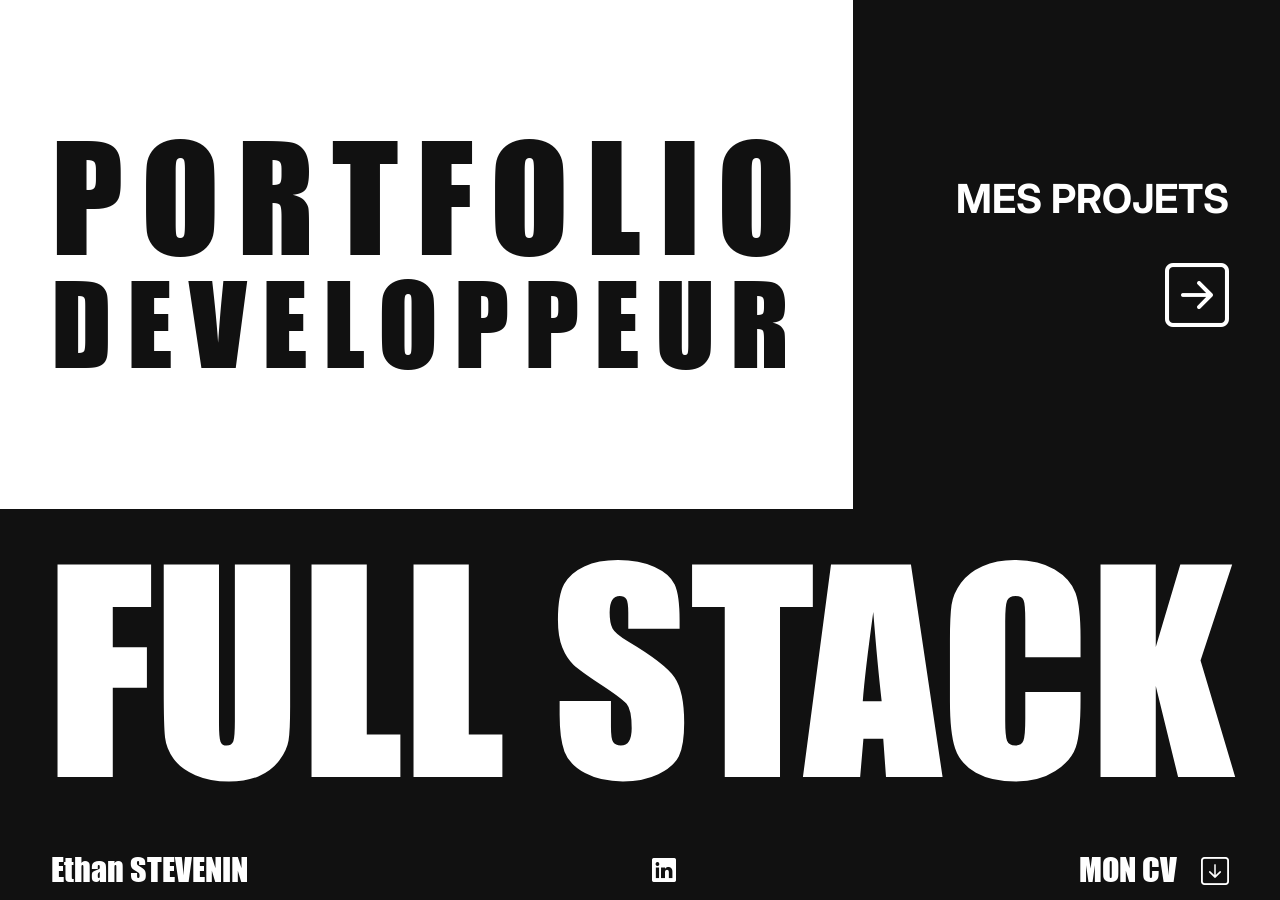
<file: index.html>
<!DOCTYPE html>
<html lang="fr">
<head>
  <meta charset="UTF-8">
  <meta name="viewport" content="width=device-width, initial-scale=1.0">
  <title>Accueil</title>
  <link rel="icon" type="image/png" href="images/logo-blanc.png">
  <link href="https://cdn.jsdelivr.net/npm/bootstrap@5.3.3/dist/css/bootstrap.min.css" rel="stylesheet">
  <link href="https://cdn.jsdelivr.net/npm/bootstrap-icons/font/bootstrap-icons.css" rel="stylesheet">
  <link rel="stylesheet" href="style.css">
  <link rel="preconnect" href="https://fonts.googleapis.com">
  <link rel="preconnect" href="https://fonts.gstatic.com" crossorigin>
  <link href="https://fonts.googleapis.com/css2?family=Inter:ital,opsz,wght@0,14..32,100..900;1,14..32,100..900&display=swap" rel="stylesheet">
</head>
<body>
  <section class="ligne1 d-flex flex-column justify-content-between" >
    <div class="container-fluid flex-grow-1 d-flex align-items-stretch">
      <div class="row flex-grow-1 w-100">
        <div class="col-md-4 d-flex flex-md-column justify-content-center align-items-end text-white text-projet order-md-2">
          <p class="mb-md-3 mb-0 me-3 me-md-0 fw-bold projet">MES PROJETS</p>
          <a href="projet.html"><i class="bi bi-arrow-right-square icon-large"></i></a>      
        </div>
        <div class="col-md-8 d-flex flex-column justify-content-center align-items-start text-container order-md-1">
          <div class="text-wrapper">
            <h1 class="portfolio-text">PORTFOLIO</h1>
            <h2 class="developpeur-text">DEVELOPPEUR</h2>
          </div>
        </div>
      </div>
    </div>

    <div class="container-fluid py-5 py-md-0">
      <div class="row">
        <div class="py-5 py-md-0 d-flex justify-content-center align-items-center full-container">
          <h1 class="fullstack-text">FULL STACK</h1>
        </div>
      </div>
    </div>
  </section>

  <footer class="footer-fixed w-100 d-flex justify-content-between align-items-center ">
    <div class="nom">Ethan <span>STEVENIN</span></div>
    <div class="social-icons d-flex gap-3">
      <a href="https://www.linkedin.com/in/ethan-stevenin/" target="_blank" class="text-white fs-4"><i class="bi bi-linkedin"></i></a>
    </div>
    <div class="cv d-flex align-items-center gap-2">
      <span class="me-3">MON CV</span>
      <a href="documents/Ethan-Stevenin-CV.pdf" download="mon-cv.pdf" target="_blank">
        <i class="bi bi-arrow-down-square fs-3"></i>
      </a>
    </div>
  </footer>
</body>

</html>
</file>
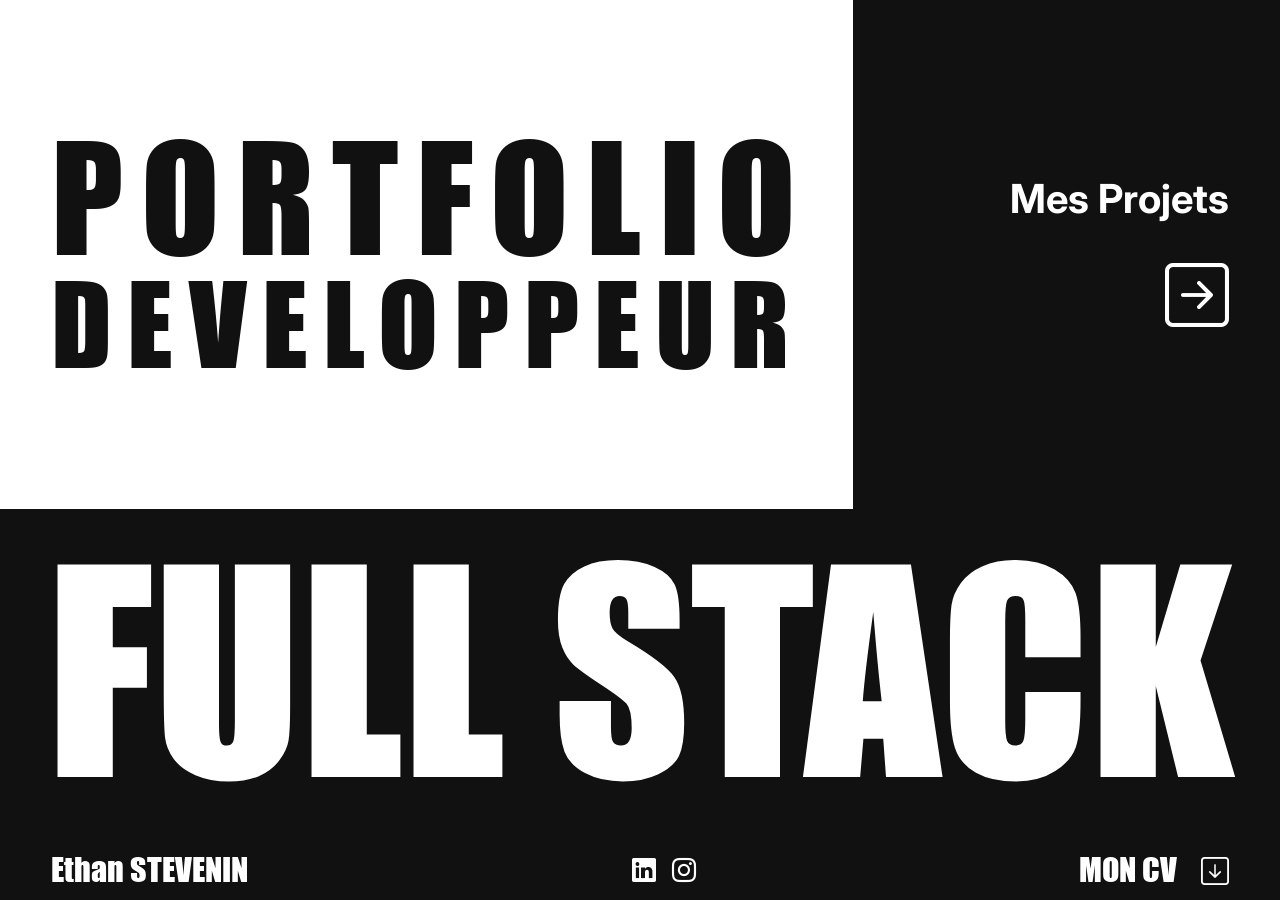
<file: portfolio/index.html>
<!DOCTYPE html>
<html lang="fr">
<head>
  <meta charset="UTF-8">
  <meta name="viewport" content="width=device-width, initial-scale=1.0">
  <title>Accueil</title>
  <link rel="icon" type="image/png" href="images/logo-blanc.png">
  <link href="https://cdn.jsdelivr.net/npm/bootstrap@5.3.3/dist/css/bootstrap.min.css" rel="stylesheet">
  <link href="https://cdn.jsdelivr.net/npm/bootstrap-icons/font/bootstrap-icons.css" rel="stylesheet">
  <link rel="stylesheet" href="style.css">
  <link rel="preconnect" href="https://fonts.googleapis.com">
  <link rel="preconnect" href="https://fonts.gstatic.com" crossorigin>
  <link href="https://fonts.googleapis.com/css2?family=Inter:ital,opsz,wght@0,14..32,100..900;1,14..32,100..900&display=swap" rel="stylesheet">
</head>
<body>
  <section class="ligne1 d-flex flex-column justify-content-between" >
    <div class="container-fluid flex-grow-1 d-flex align-items-stretch">
      <div class="row flex-grow-1 w-100">
        <div class="col-md-4 d-flex flex-md-column justify-content-center align-items-end text-white text-projet order-md-2">
          <p class="mb-md-3 mb-0 me-3 me-md-0 fw-bold projet">Mes Projets</p>
          <a href="projet.html"><i class="bi bi-arrow-right-square icon-large"></i></a>      
        </div>
        <div class="col-md-8 d-flex flex-column justify-content-center align-items-start text-container order-md-1">
          <div class="text-wrapper">
            <h1 class="portfolio-text">PORTFOLIO</h1>
            <h2 class="developpeur-text">DEVELOPPEUR</h2>
          </div>
        </div>
      </div>
    </div>

    <div class="container-fluid py-5 py-md-0">
      <div class="row">
        <div class="py-5 py-md-0 d-flex justify-content-center align-items-center full-container">
          <h1 class="fullstack-text">FULL STACK</h1>
        </div>
      </div>
    </div>
  </section>

  <footer class="footer-fixed w-100 d-flex justify-content-between align-items-center ">
    <div class="nom">Ethan <span>STEVENIN</span></div>
    <div class="social-icons d-flex gap-3">
      <a href="https://www.linkedin.com/in/ethan-stevenin/" class="text-white fs-4"><i class="bi bi-linkedin"></i></a>
      <a href="#" class="text-white fs-4"><i class="bi bi-instagram"></i></a>
    </div>
    <div class="cv d-flex align-items-center gap-2">
      <span class="me-3">MON CV</span>
      <a href="documents/Ethan-Stevenin-CV.pdf" download="mon-cv.pdf" target="_blank">
        <i class="bi bi-arrow-down-square fs-3"></i>
      </a>
    </div>
  </footer>
</body>

</html>
</file>
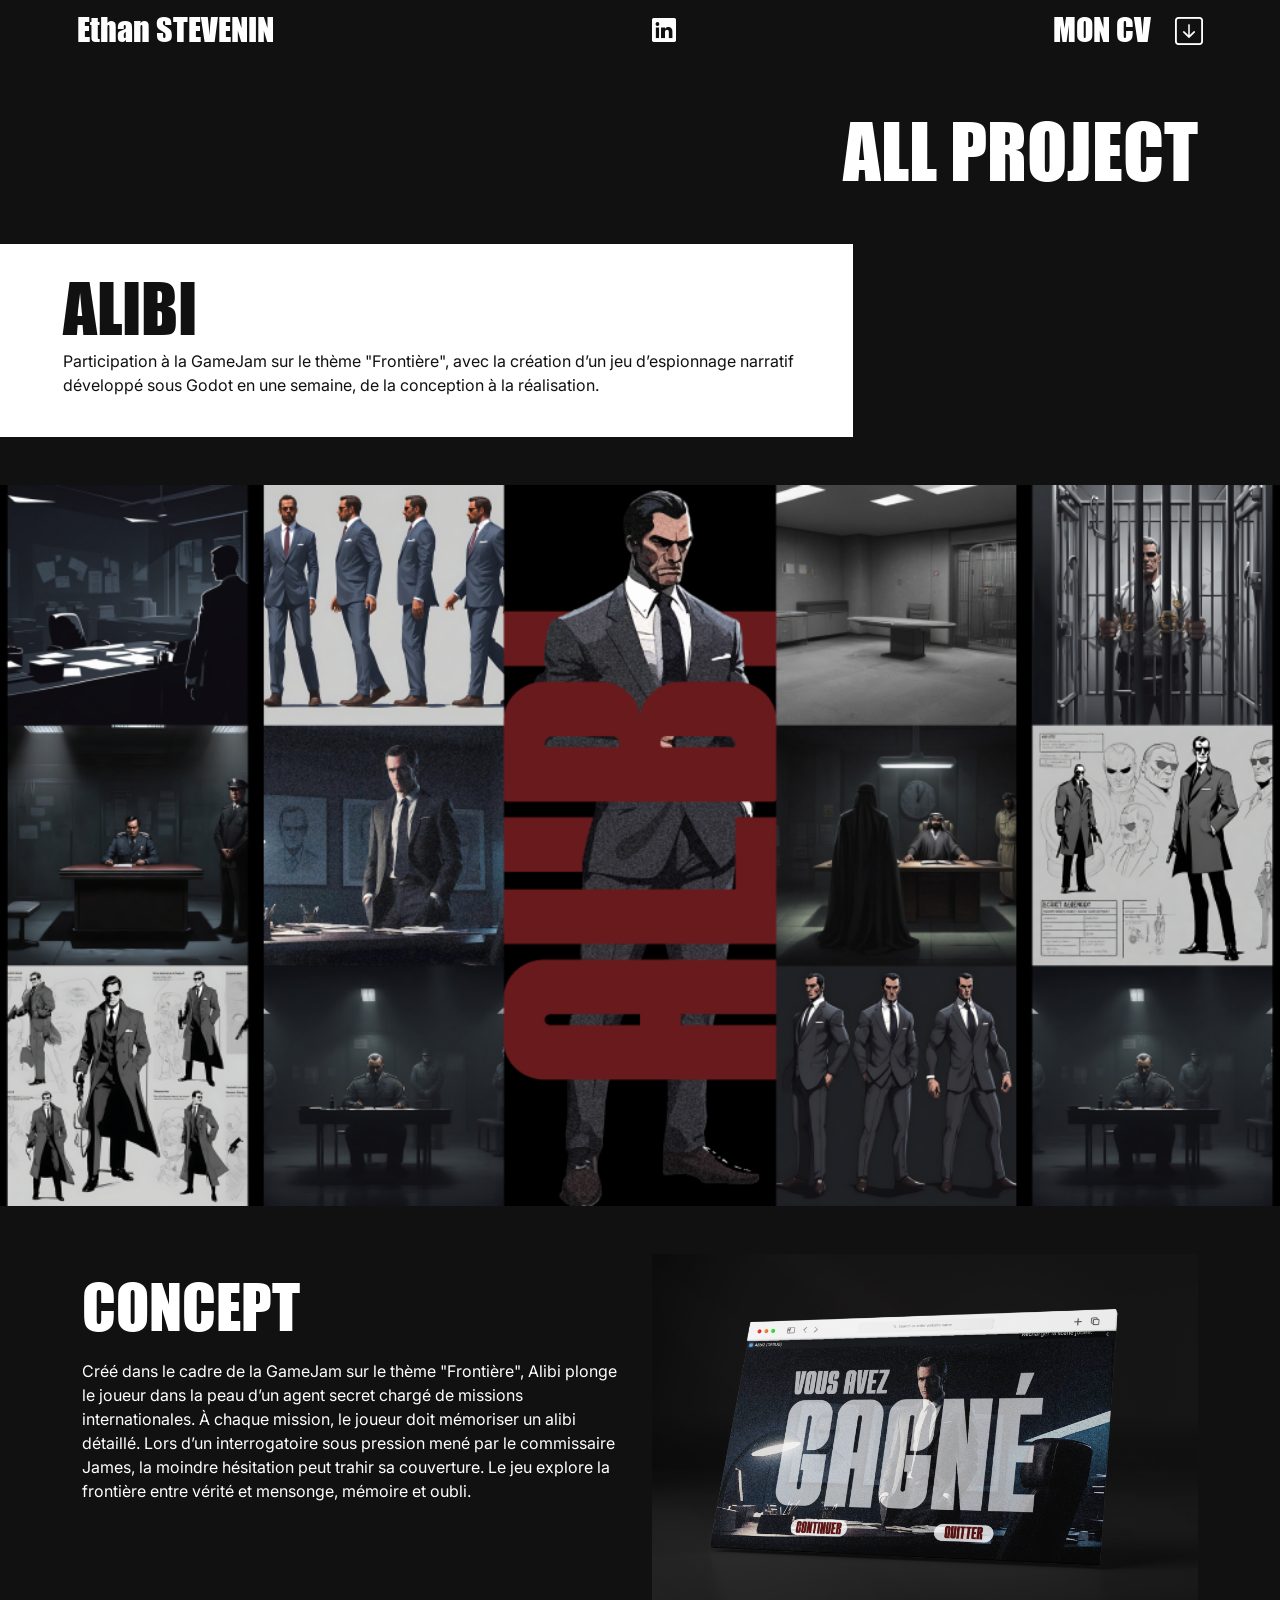
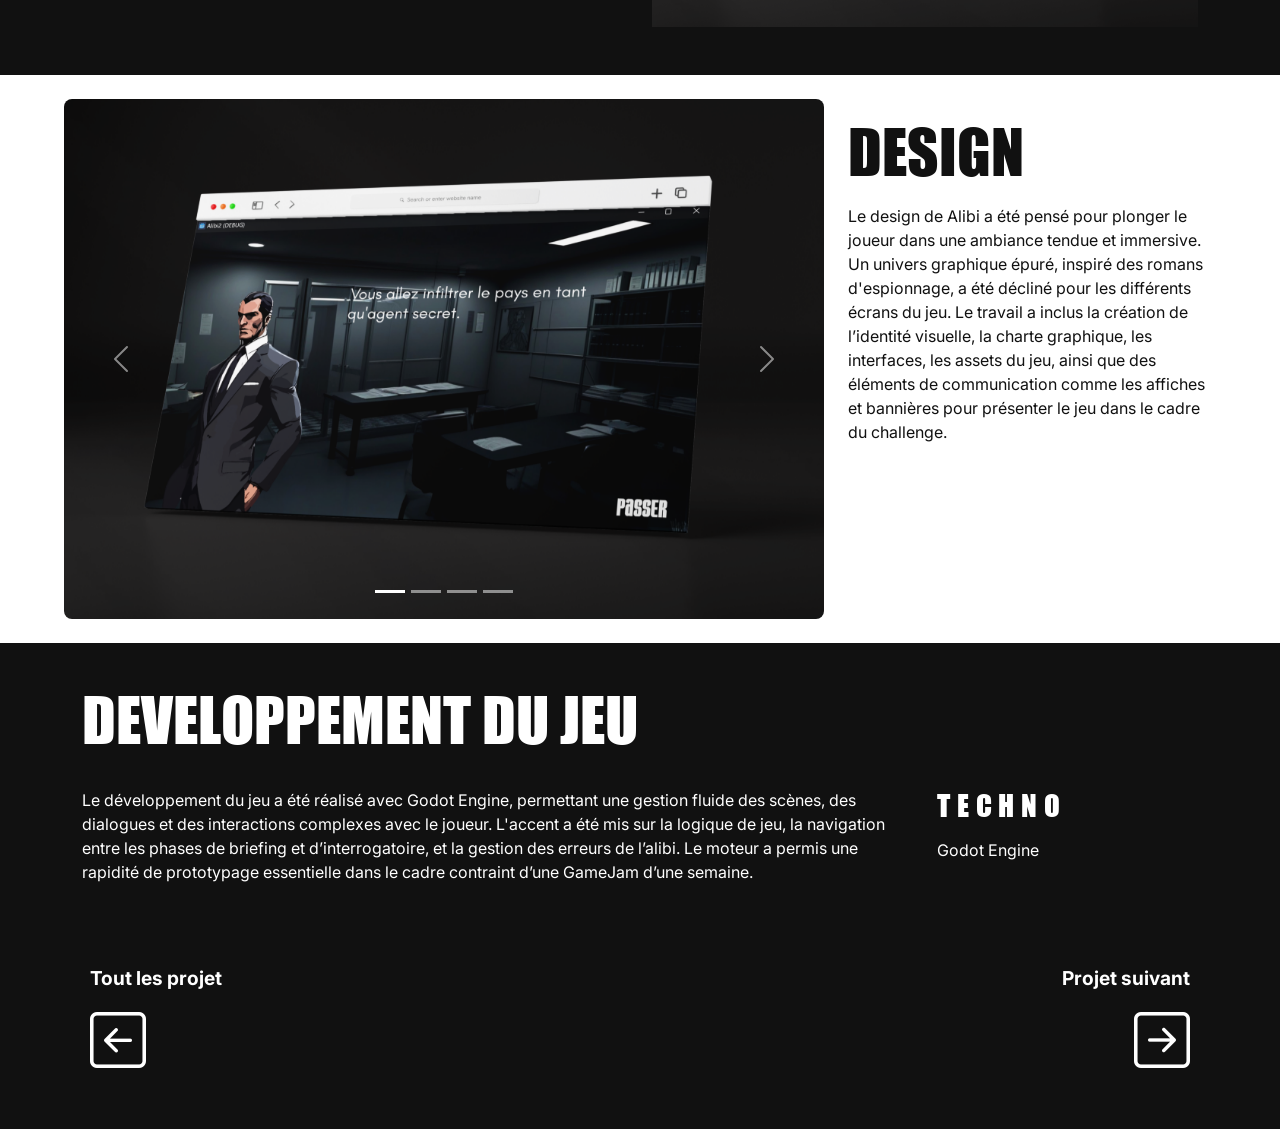
<file: alibi.html>
<!DOCTYPE html>
<html lang="fr">
<head>
  <meta charset="UTF-8">
  <meta name="viewport" content="width=device-width, initial-scale=1.0">
  <title>Alibi</title>
  <link rel="icon" type="image/png" href="images/logo-blanc.png">
  <link href="https://cdn.jsdelivr.net/npm/bootstrap@5.3.3/dist/css/bootstrap.min.css" rel="stylesheet" integrity="sha384-QWTKZyjpPEjISv5WaRU9OFeRpok6YctnYmDr5pNlyT2bRjXh0JMhjY6hW+ALEwIH" crossorigin="anonymous">
  <link href="https://cdn.jsdelivr.net/npm/bootstrap-icons/font/bootstrap-icons.css" rel="stylesheet">
  <link href="styleprojet.css" rel="stylesheet">
  <link rel="preconnect" href="https://fonts.googleapis.com">
  <link rel="preconnect" href="https://fonts.gstatic.com" crossorigin>
  <link href="https://fonts.googleapis.com/css2?family=Inter:ital,opsz,wght@0,14..32,100..900;1,14..32,100..900&display=swap" rel="stylesheet">
</head>
<body>



  <nav class="w-100 d-flex justify-content-between align-items-center ">
    <a href="index.html"><div class="nom">Ethan <span>STEVENIN</span></div></a>
    <div class="social-icons d-flex gap-3">
      <a href="https://www.linkedin.com/in/ethan-stevenin/" target="_blank" class="text-white fs-4"><i class="bi bi-linkedin"></i></a>
    </div>
    <div class="cv d-flex align-items-center gap-2">
      <span class="me-3">MON CV</span>
      <a href="documents/Ethan-Stevenin-CV.pdf" download="mon-cv.pdf" target="_blank">
        <i class="bi bi-arrow-down-square fs-3"></i>
      </a>
    </div>
  </nav>

  <div class="container">
    <div class="row">
      <div class="col-12 titre">
        <h1 class="text-end my-5">ALL PROJECT</h1>
      </div>
    </div>
  </div>

  <div class="container-fluid flex-grow-1 d-flex align-items-stretch mb-5">
    <div class="row flex-grow-1 w-100">
      <div class="col-md-8 d-flex flex-column justify-content-center align-items-start text-container">
        <div class="container">
          <div class="text-wrapper py-4">
            <h1 class="portfolio-text">ALIBI</h1>
            <p>Participation à la GameJam sur le thème "Frontière", avec la création d’un jeu d’espionnage narratif développé sous Godot en une semaine, de la conception à la réalisation.</p>
          </div>
        </div>
      </div>
    </div>
  </div>

  <div class="container-fluid px-0 mb-5">
    <img src="images/MOODBOARD-alibi.png" alt="Description de l'image" class="img-fluid w-100">
  </div>

  <div class="container mb-5">
    <div class="row">
      <div class="col-md-6 titre">
        <h2 class="text-start my-3">CONCEPT</h2>
        <p>Créé dans le cadre de la GameJam sur le thème "Frontière", Alibi plonge le joueur dans la peau d’un agent secret chargé de missions internationales. À chaque mission, le joueur doit mémoriser un alibi détaillé. Lors d’un interrogatoire sous pression mené par le commissaire James, la moindre hésitation peut trahir sa couverture. Le jeu explore la frontière entre vérité et mensonge, mémoire et oubli.</p>
      </div>
      <div class="col-md-6 titre">
        <img src="images/MockupJeu4-2048x1400.png" alt="Description de l'image" class="img-fluid w-100">
      </div>
    </div>
  </div>

  <div class="container-fluid design pt-4 pb-4 mb-4">
    <div class="row">
        <div class="col-md-8 titre d-flex">
          <div id="carouselAlibi" class="carousel slide">
            <div class="carousel-indicators">
              <button type="button" data-bs-target="#carouselAlibi" data-bs-slide-to="0" class="active" aria-current="true" aria-label="Slide 1"></button>
              <button type="button" data-bs-target="#carouselAlibi" data-bs-slide-to="1" aria-label="Slide 2"></button>
              <button type="button" data-bs-target="#carouselAlibi" data-bs-slide-to="2" aria-label="Slide 3"></button>
              <button type="button" data-bs-target="#carouselAlibi" data-bs-slide-to="3" aria-label="Slide 4"></button>
            </div>
            <div class="carousel-inner rounded-3">
              <div class="carousel-item active">
                <img src="images/MockupJeu2-2048x1400.png" class="d-block w-100" alt="...">
              </div>
              <div class="carousel-item">
                <img src="images/MockupJeu4-2048x1400.png" class="d-block w-100" alt="...">
              </div>
              <div class="carousel-item">
                <img src="images/MockupJeu1-2048x1400.png" class="d-block w-100" alt="...">
              </div>
              <div class="carousel-item">
                <img src="images/MockupJeu3-2048x1400.png" class="d-block w-100" alt="...">
              </div>
            </div>
            <button class="carousel-control-prev" type="button" data-bs-target="#carouselAlibi" data-bs-slide="prev">
              <span class="carousel-control-prev-icon" aria-hidden="true"></span>
              <span class="visually-hidden">Previous</span>
            </button>
            <button class="carousel-control-next" type="button" data-bs-target="#carouselAlibi" data-bs-slide="next">
              <span class="carousel-control-next-icon" aria-hidden="true"></span>
              <span class="visually-hidden">Next</span>
            </button>
          </div>
          </div>
      <div class="col-md-4 titre">
        <h2 class="text-start my-3">DESIGN</h2>
        <p>Le design de Alibi a été pensé pour plonger le joueur dans une ambiance tendue et immersive. Un univers graphique épuré, inspiré des romans d'espionnage, a été décliné pour les différents écrans du jeu. Le travail a inclus la création de l’identité visuelle, la charte graphique, les interfaces, les assets du jeu, ainsi que des éléments de communication comme les affiches et bannières pour présenter le jeu dans le cadre du challenge.</p>
      </div>
    </div>
  </div>


  <div class="container mb-4">
    <div class="row titre">
        <h2 class="my-3">DEVELOPPEMENT DU JEU</h2>
        <div class="col-md-9 align-items-start my-3">
            <p>Le développement du jeu a été réalisé avec Godot Engine, permettant une gestion fluide des scènes, des dialogues et des interactions complexes avec le joueur. L'accent a été mis sur la logique de jeu, la navigation entre les phases de briefing et d’interrogatoire, et la gestion des erreurs de l’alibi. Le moteur a permis une rapidité de prototypage essentielle dans le cadre contraint d’une GameJam d’une semaine.</p>
        </div>
        <div class="col-md-3 align-items-start">
            <h3 class="my-3">TECHNO</h3>
            <p>Godot Engine
            </p>                
        </div>

    </div>
  </div>

  <div class="container-fluid flex-grow-1 d-flex align-items-stretch mt-4 mb-5">
    <div class="row flex-grow-1 w-100">
        <div class="col-6 d-flex flex-column justify-content-center align-items-start text-white text-projet mt-4">
          <a href="projet.html"><p class="mb-1 fw-bold projet">Tout les projet</p></a>
          <a href="projet.html"><i class="bi bi-arrow-left-square icon-large"></i></a>      
        </div>
      <div class="col-6 d-flex flex-column justify-content-center align-items-end text-white text-projet mt-4">
        <a href="privilege.html"><p class="mb-1 fw-bold projet">Projet suivant</p></a>
        <a href="privilege.html"><i class="bi bi-arrow-right-square icon-large"></i></a>      
      </div>
    </div>
  </div>


  <script src="https://cdn.jsdelivr.net/npm/bootstrap@5.3.5/dist/js/bootstrap.bundle.min.js" integrity="sha384-k6d4wzSIapyDyv1kpU366/PK5hCdSbCRGRCMv+eplOQJWyd1fbcAu9OCUj5zNLiq" crossorigin="anonymous"></script>







</body>
</html>
</file>
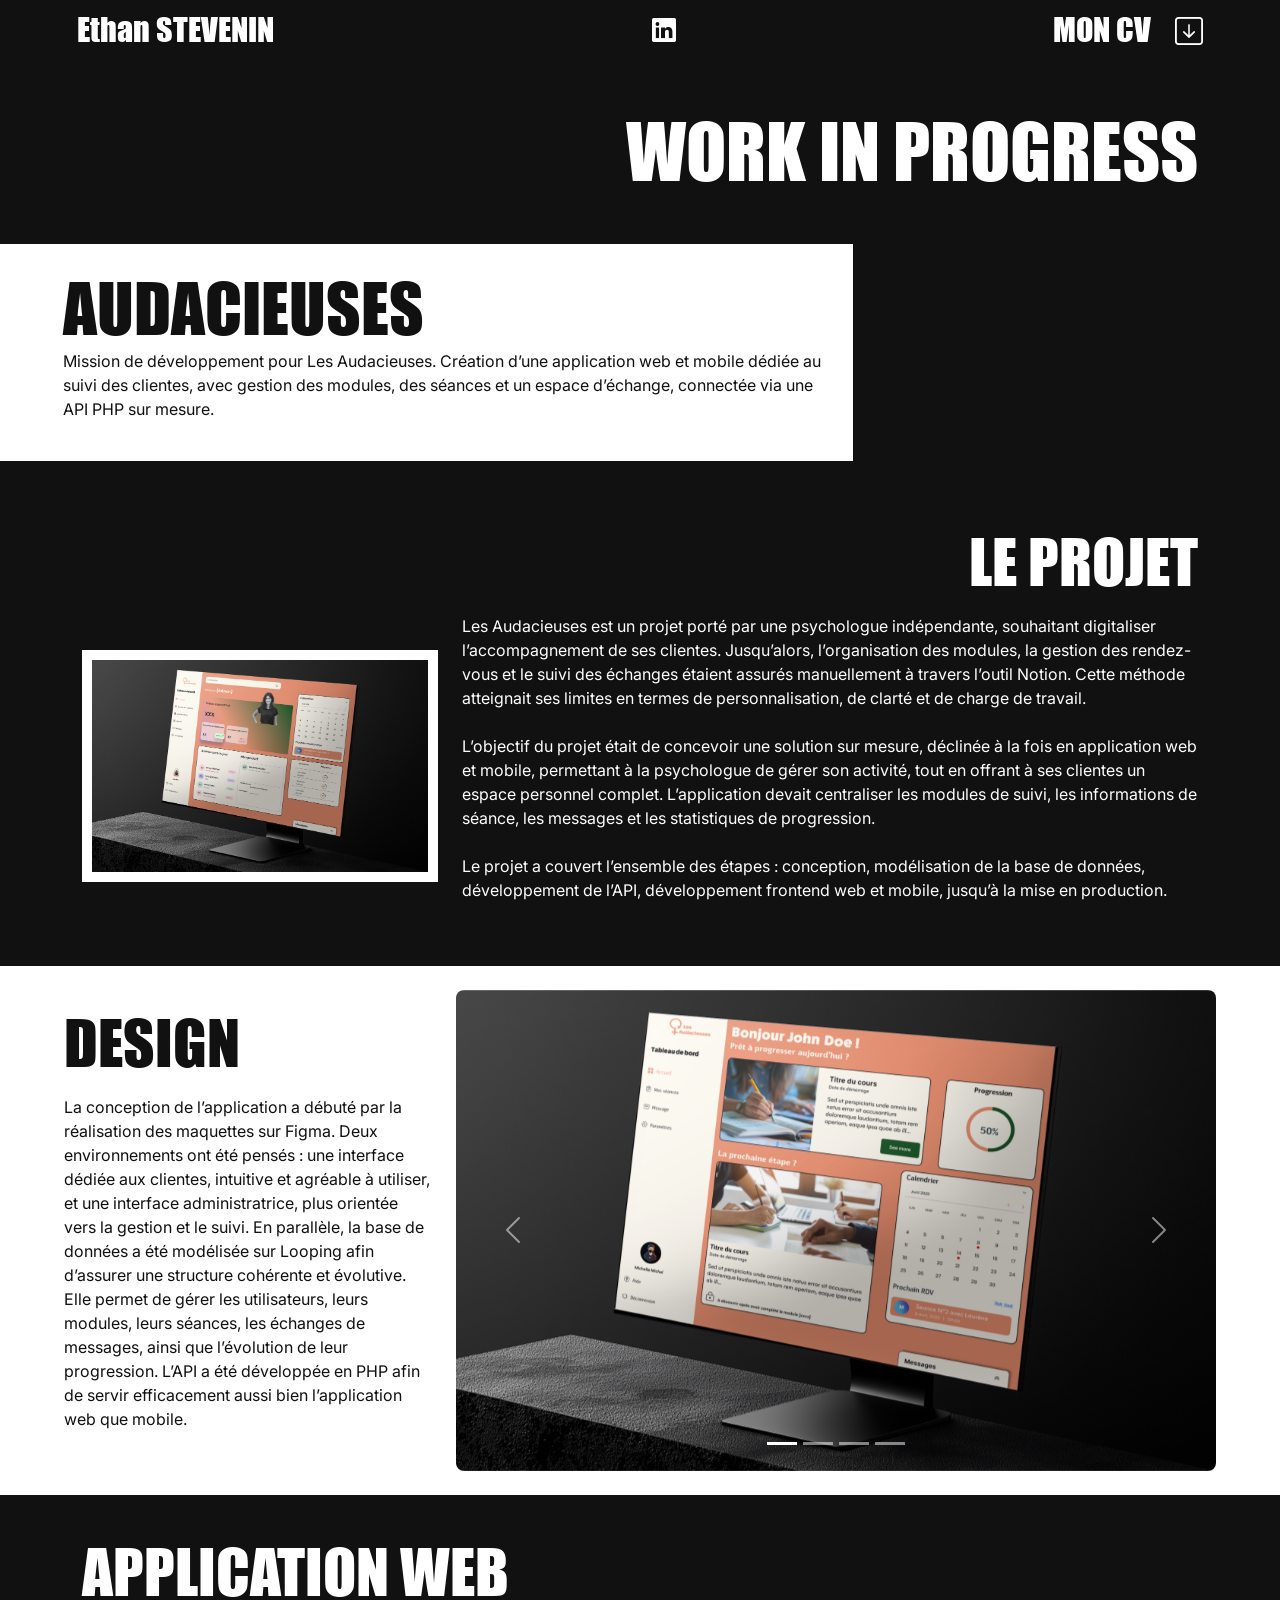
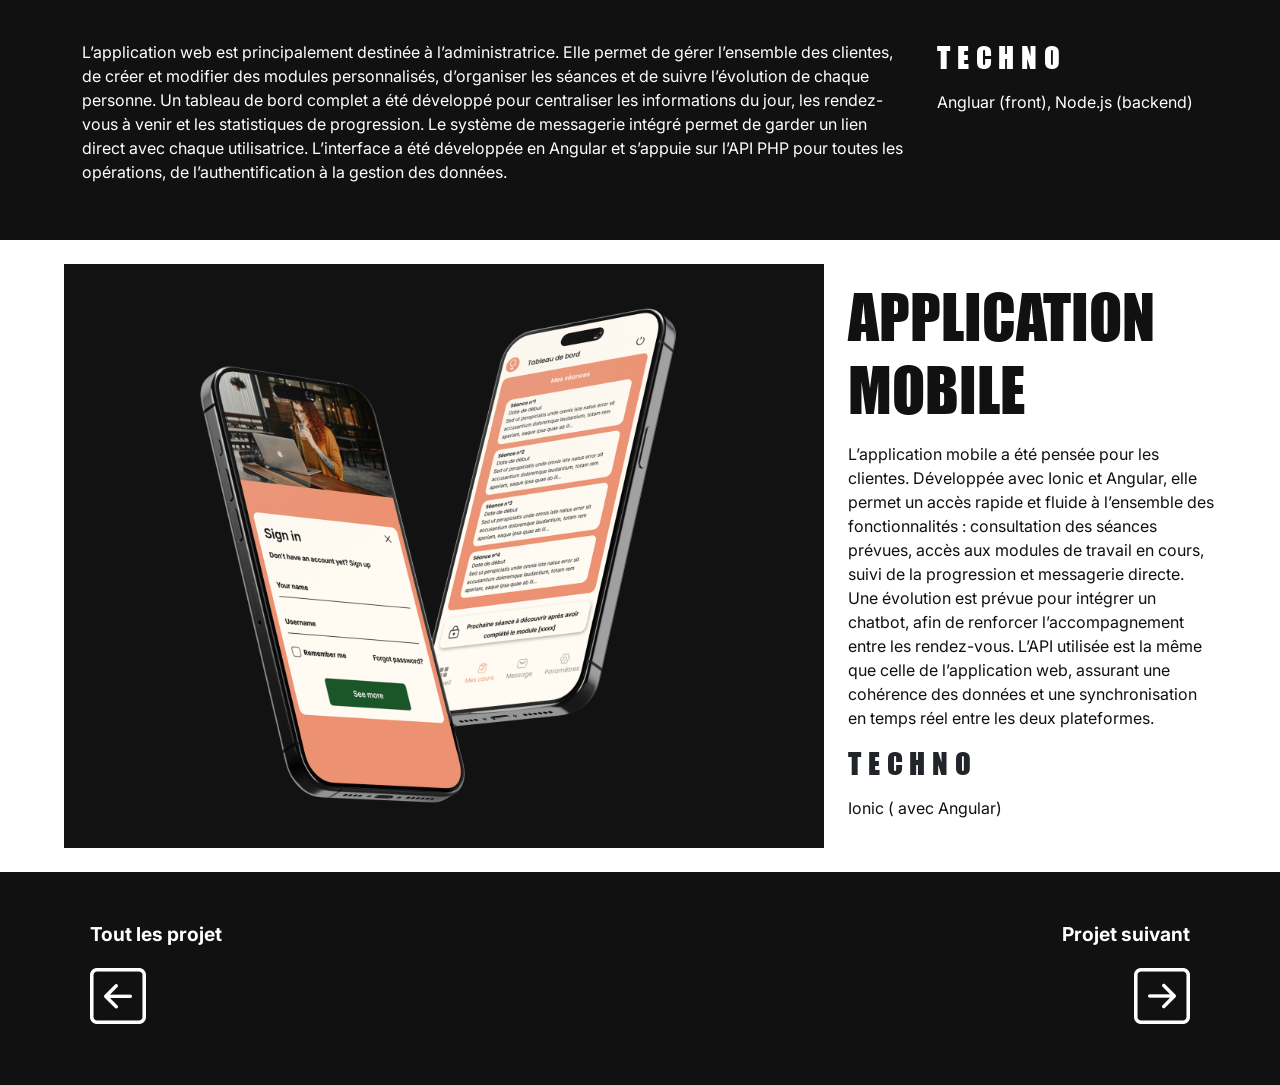
<file: audacieuses.html>
<!DOCTYPE html>
<html lang="fr">
<head>
  <meta charset="UTF-8">
  <meta name="viewport" content="width=device-width, initial-scale=1.0">
  <title>Les Audacieuses</title>
  <link rel="icon" type="image/png" href="images/logo-blanc.png">
  <link href="https://cdn.jsdelivr.net/npm/bootstrap@5.3.3/dist/css/bootstrap.min.css" rel="stylesheet" integrity="sha384-QWTKZyjpPEjISv5WaRU9OFeRpok6YctnYmDr5pNlyT2bRjXh0JMhjY6hW+ALEwIH" crossorigin="anonymous">
  <link href="https://cdn.jsdelivr.net/npm/bootstrap-icons/font/bootstrap-icons.css" rel="stylesheet">
  <link href="styleprojet.css" rel="stylesheet">
  <link rel="preconnect" href="https://fonts.googleapis.com">
  <link rel="preconnect" href="https://fonts.gstatic.com" crossorigin>
  <link href="https://fonts.googleapis.com/css2?family=Inter:ital,opsz,wght@0,14..32,100..900;1,14..32,100..900&display=swap" rel="stylesheet">
</head>
<body>



  <nav class="w-100 d-flex justify-content-between align-items-center ">
    <a href="index.html"><div class="nom">Ethan <span>STEVENIN</span></div></a>
    <div class="social-icons d-flex gap-3">
      <a href="https://www.linkedin.com/in/ethan-stevenin/" target="_blank" class="text-white fs-4"><i class="bi bi-linkedin"></i></a>
    </div>
    <div class="cv d-flex align-items-center gap-2">
      <span class="me-3">MON CV</span>
      <a href="documents/Ethan-Stevenin-CV.pdf" download="mon-cv.pdf" target="_blank">
        <i class="bi bi-arrow-down-square fs-3"></i>
      </a>
    </div>
  </nav>

  <div class="container">
    <div class="row">
      <div class="col-12 titre">
        <h1 class="text-end my-5">WORK IN PROGRESS</h1>
      </div>
    </div>
  </div>

  <div class="container-fluid flex-grow-1 d-flex align-items-stretch mb-5">
    <div class="row flex-grow-1 w-100">
      <div class="col-md-8 d-flex flex-column justify-content-center align-items-start text-container">
        <div class="container">
          <div class="text-wrapper py-4">
            <h1 class="portfolio-text">AUDACIEUSES</h1>
            <p>Mission de développement pour Les Audacieuses. Création d’une application web et mobile dédiée au suivi des clientes, avec gestion des modules, des séances et un espace d’échange, connectée via une API PHP sur mesure.</p>
          </div>
        </div>
      </div>
    </div>
  </div>

  <div class="container mb-4 pb-4">
    <div class="row titre">
        <h2 class="my-3 text-end">LE PROJET</h2>
        <div class="col-md-4 titre d-flex align-items-center justify-content-center my-3">
          <img src="images/mockup-audacieuse5.png" alt="Description de l'image" class="w-100 border-image">
        </div>
        <div class="col-md-8 align-items-end justify-content-center">
            <p>Les Audacieuses est un projet porté par une psychologue indépendante, souhaitant digitaliser l’accompagnement de ses clientes. Jusqu’alors, l’organisation des modules, la gestion des rendez-vous et le suivi des échanges étaient assurés manuellement à travers l’outil Notion. Cette méthode atteignait ses limites en termes de personnalisation, de clarté et de charge de travail.<br><br>

                L’objectif du projet était de concevoir une solution sur mesure, déclinée à la fois en application web et mobile, permettant à la psychologue de gérer son activité, tout en offrant à ses clientes un espace personnel complet. L’application devait centraliser les modules de suivi, les informations de séance, les messages et les statistiques de progression.<br><br>
                
                Le projet a couvert l’ensemble des étapes : conception, modélisation de la base de données, développement de l’API, développement frontend web et mobile, jusqu’à la mise en production.</p>
        </div>
    </div>
  </div>

  <div class="container-fluid design pt-4 pb-4 mb-4">
    <div class="row">
      <div class="col-md-4 titre">
        <h2 class="text-start my-3">DESIGN</h2>
        <p>La conception de l’application a débuté par la réalisation des maquettes sur Figma. Deux environnements ont été pensés : une interface dédiée aux clientes, intuitive et agréable à utiliser, et une interface administratrice, plus orientée vers la gestion et le suivi. En parallèle, la base de données a été modélisée sur Looping afin d’assurer une structure cohérente et évolutive. Elle permet de gérer les utilisateurs, leurs modules, leurs séances, les échanges de messages, ainsi que l’évolution de leur progression. L’API a été développée en PHP afin de servir efficacement aussi bien l’application web que mobile.</p>
      </div>
      <div class="col-md-8 titre">
        <div id="carouselPastaDiCasa" class="carousel slide rounded-4">
          <div class="carousel-indicators">
            <button type="button" data-bs-target="#carouselPastaDiCasa" data-bs-slide-to="0" class="active" aria-current="true" aria-label="Slide 1"></button>
            <button type="button" data-bs-target="#carouselPastaDiCasa" data-bs-slide-to="1" aria-label="Slide 2"></button>
            <button type="button" data-bs-target="#carouselPastaDiCasa" data-bs-slide-to="2" aria-label="Slide 3"></button>
            <button type="button" data-bs-target="#carouselPastaDiCasa" data-bs-slide-to="3" aria-label="Slide 4"></button>
          </div>
          <div class="carousel-inner rounded-3">
            <div class="carousel-item active">
              <img src="images/mockup-audacieuse1.png" class="d-block w-100" alt="...">
            </div>
            <div class="carousel-item">
              <img src="images/mockup-audacieuse2.png" class="d-block w-100" alt="...">
            </div>
            <div class="carousel-item">
              <img src="images/mockup-audacieuse3.png" class="d-block w-100" alt="...">
            </div>
            <div class="carousel-item">
              <img src="images/mockup-audacieuse4.png" class="d-block w-100" alt="...">
            </div>
          </div>
          <button class="carousel-control-prev" type="button" data-bs-target="#carouselPastaDiCasa" data-bs-slide="prev">
            <span class="carousel-control-prev-icon" aria-hidden="true"></span>
            <span class="visually-hidden">Previous</span>
          </button>
          <button class="carousel-control-next" type="button" data-bs-target="#carouselPastaDiCasa" data-bs-slide="next">
            <span class="carousel-control-next-icon" aria-hidden="true"></span>
            <span class="visually-hidden">Next</span>
          </button>
        </div>
      </div>
    </div>
  </div>

  <div class="container mb-4">
    <div class="row titre">
        <h2 class="my-3">APPLICATION WEB</h2>
        <div class="col-md-9 align-items-start my-3">
            <p>L’application web est principalement destinée à l’administratrice. Elle permet de gérer l’ensemble des clientes, de créer et modifier des modules personnalisés, d’organiser les séances et de suivre l’évolution de chaque personne. Un tableau de bord complet a été développé pour centraliser les informations du jour, les rendez-vous à venir et les statistiques de progression. Le système de messagerie intégré permet de garder un lien direct avec chaque utilisatrice. L’interface a été développée en Angular et s’appuie sur l’API PHP pour toutes les opérations, de l’authentification à la gestion des données.</p>
        </div>
        <div class="col-md-3 align-items-start">
            <h3 class="my-3">TECHNO</h3>
            <p>Angluar (front),

              Node.js (backend)
        </p>
        </div>

    </div>
  </div>


  <div class="container-fluid design pt-4 pb-4 mb-4">
    <div class="row">
      <div class="col-md-8 titre">
        <img src="images/mockup-mobile.png" alt="Description de l'image" class=" w-100">
      </div>
      <div class="col-md-4 titre">
        <h2 class="text-start my-3">APPLICATION MOBILE</h2>
        <p>L’application mobile a été pensée pour les clientes. Développée avec Ionic et Angular, elle permet un accès rapide et fluide à l’ensemble des fonctionnalités : consultation des séances prévues, accès aux modules de travail en cours, suivi de la progression et messagerie directe. Une évolution est prévue pour intégrer un chatbot, afin de renforcer l’accompagnement entre les rendez-vous. L’API utilisée est la même que celle de l’application web, assurant une cohérence des données et une synchronisation en temps réel entre les deux plateformes.</p>
        <h3 class="my-3 text-dark">TECHNO</h3>
        <p>Ionic ( avec Angular)
        </p>
      </div>
    </div>
  </div>


  <div class="container-fluid flex-grow-1 d-flex align-items-stretch mt-4 mb-5">
    <div class="row flex-grow-1 w-100">
        <div class="col-6 d-flex flex-column justify-content-center align-items-start text-white text-projet mt-4">
          <a href="projet.html"><p class="mb-1 fw-bold projet">Tout les projet</p></a>
          <a href="projet.html"><i class="bi bi-arrow-left-square icon-large"></i></a>      
        </div>
      <div class="col-6 d-flex flex-column justify-content-center align-items-end text-white text-projet mt-4">
        <a href="pastaDiCasa.html"><p class="mb-1 fw-bold projet">Projet suivant</p></a>
        <a href="pastaDiCasa.html"><i class="bi bi-arrow-right-square icon-large"></i></a>      
      </div>
    </div>
  </div>


  <script src="https://cdn.jsdelivr.net/npm/bootstrap@5.3.5/dist/js/bootstrap.bundle.min.js" integrity="sha384-k6d4wzSIapyDyv1kpU366/PK5hCdSbCRGRCMv+eplOQJWyd1fbcAu9OCUj5zNLiq" crossorigin="anonymous"></script>











</body>
</html>
</file>
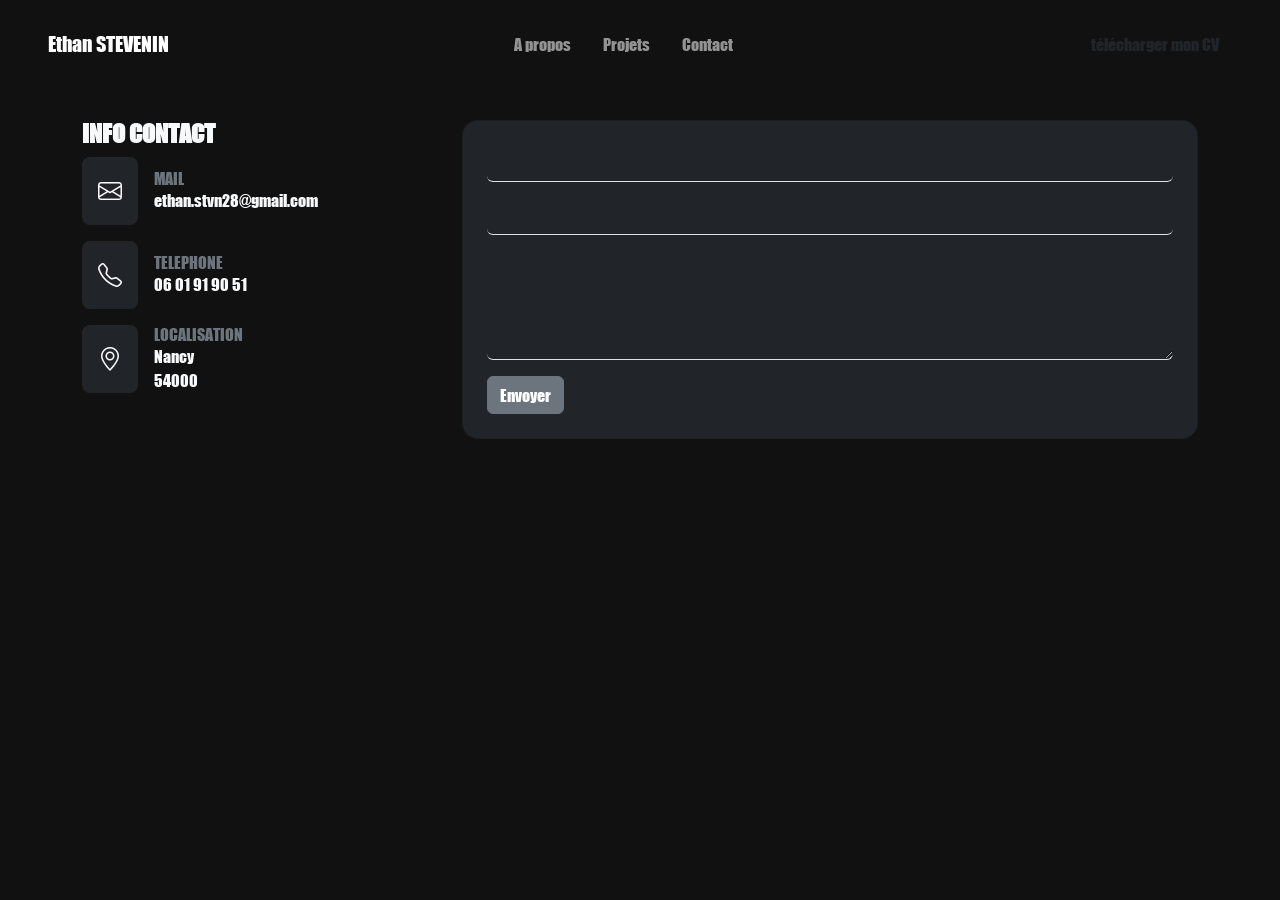
<file: contact.html>
<!DOCTYPE html>
<html lang="fr">
<head>
  <meta charset="UTF-8">
  <meta name="viewport" content="width=device-width, initial-scale=1.0">
  <title>Contact</title>
  <link rel="icon" type="image/png" href="images/logo-blanc.png">
  <link href="https://cdn.jsdelivr.net/npm/bootstrap@5.3.3/dist/css/bootstrap.min.css" rel="stylesheet" integrity="sha384-QWTKZyjpPEjISv5WaRU9OFeRpok6YctnYmDr5pNlyT2bRjXh0JMhjY6hW+ALEwIH" crossorigin="anonymous">
  <link href="https://cdn.jsdelivr.net/npm/bootstrap-icons/font/bootstrap-icons.css" rel="stylesheet">
  <link href="style.css" rel="stylesheet">
  <link rel="preconnect" href="https://fonts.googleapis.com">
  <link rel="preconnect" href="https://fonts.gstatic.com" crossorigin>
  <link href="https://fonts.googleapis.com/css2?family=Inter:ital,opsz,wght@0,14..32,100..900;1,14..32,100..900&display=swap" rel="stylesheet">
</head>
<body>

  <nav class="navbar navbar-expand-lg navbar-dark px-5 pt-4">
    <a class="navbar-brand" href="#">Ethan STEVENIN</a>
    <div class="collapse navbar-collapse justify-content-center">
        <ul class="navbar-nav">
            <li class="nav-item me-3">
                <a class="nav-link" href="#">A propos</a>
            </li>
            <li class="nav-item me-3">
                <a class="nav-link" href="#">Projets</a>
            </li>
            <li class="nav-item  me-3">
                <a class="nav-link" href="#">Contact</a>
            </li>
        </ul>
    </div>
    <button class="btn btn-cv">télécharger mon CV</button>
</nav>

<section class="container my-5">
    <div class="row">
        <!-- Colonne Infos Contact -->
        <div class="col-md-4 text-light">
            <h4 class="fw-bold">INFO CONTACT</h4>
            <div class="d-flex align-items-center mb-3">
                <div class="bg-dark p-3 rounded-3 me-3">
                    <i class="bi bi-envelope fs-4"></i>
                </div>
                <div>
                    <h6 class="text-secondary m-0">MAIL</h6>
                    <p class="m-0">ethan.stvn28@gmail.com</p>
                </div>
            </div>
            <div class="d-flex align-items-center mb-3">
                <div class="bg-dark p-3 rounded-3 me-3">
                    <i class="bi bi-telephone fs-4"></i>
                </div>
                <div>
                    <h6 class="text-secondary m-0">TELEPHONE</h6>
                    <p class="m-0">06 01 91 90 51</p>
                </div>
            </div>
            <div class="d-flex align-items-center">
                <div class="bg-dark p-3 rounded-3 me-3">
                    <i class="bi bi-geo-alt fs-4"></i>
                </div>
                <div>
                    <h6 class="text-secondary m-0">LOCALISATION</h6>
                    <p class="m-0">Nancy<br>54000</p>
                </div>
            </div>
        </div>

        <!-- Colonne Formulaire -->
        <div class="col-md-8">
            <div class="card bg-dark text-light p-4 rounded-4">
                <form id="contactForm" action="contact.php" method="POST">
                    <div class="mb-3">
                        <input type="text" name="nom" class="form-control bg-dark text-light border-0 border-bottom" placeholder="Entrez votre nom" required>
                    </div>
                    <div class="mb-3">
                        <input type="email" name="email" class="form-control bg-dark text-light border-0 border-bottom" placeholder="Entrez votre adresse email" required>
                    </div>
                    <div class="mb-3">
                        <textarea name="message" class="form-control bg-dark text-light border-0 border-bottom" rows="4" placeholder="Écrivez votre message ici" required></textarea>
                    </div>
                    <button type="submit" class="btn btn-secondary">Envoyer</button>
                </form>
            </div>
        </div>
    </div>
</section>





<!-- Bootstrap Icons -->
<link href="https://cdn.jsdelivr.net/npm/bootstrap-icons/font/bootstrap-icons.css" rel="stylesheet">


</body>
</html>
</file>
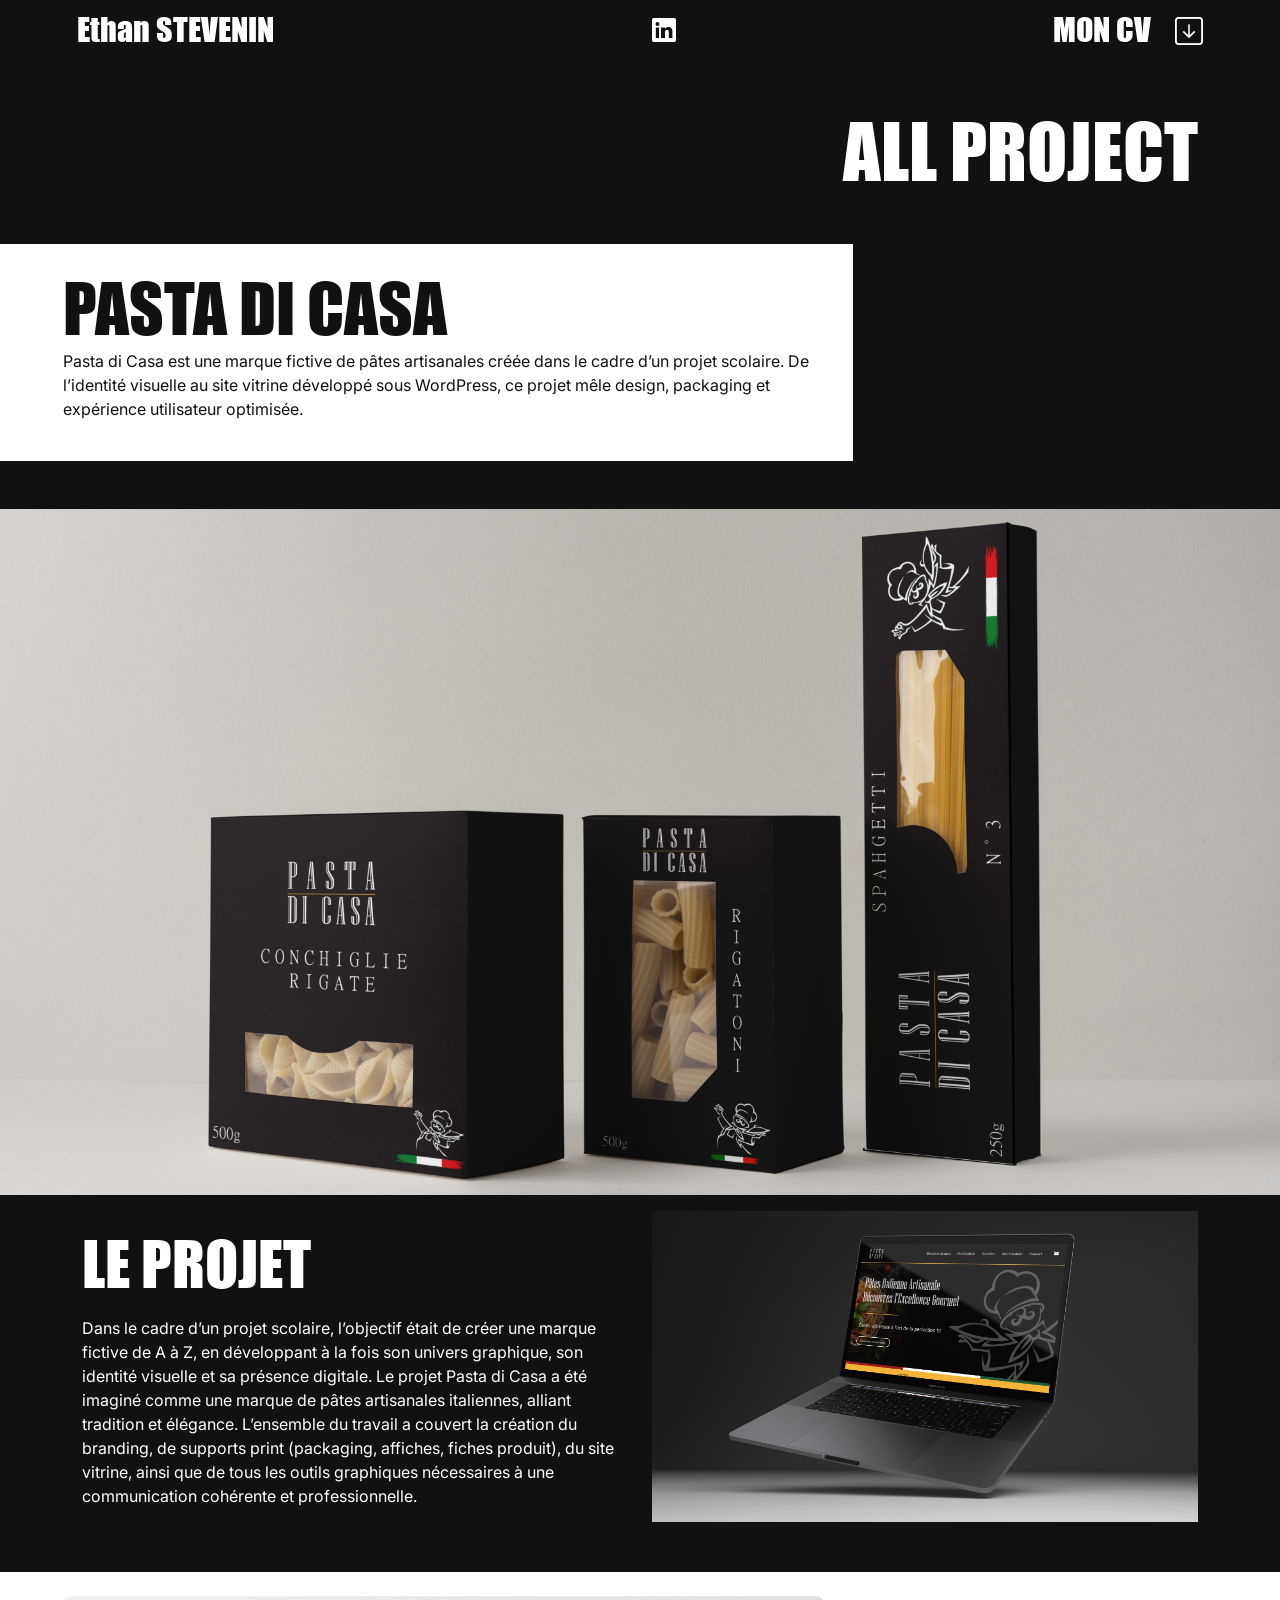
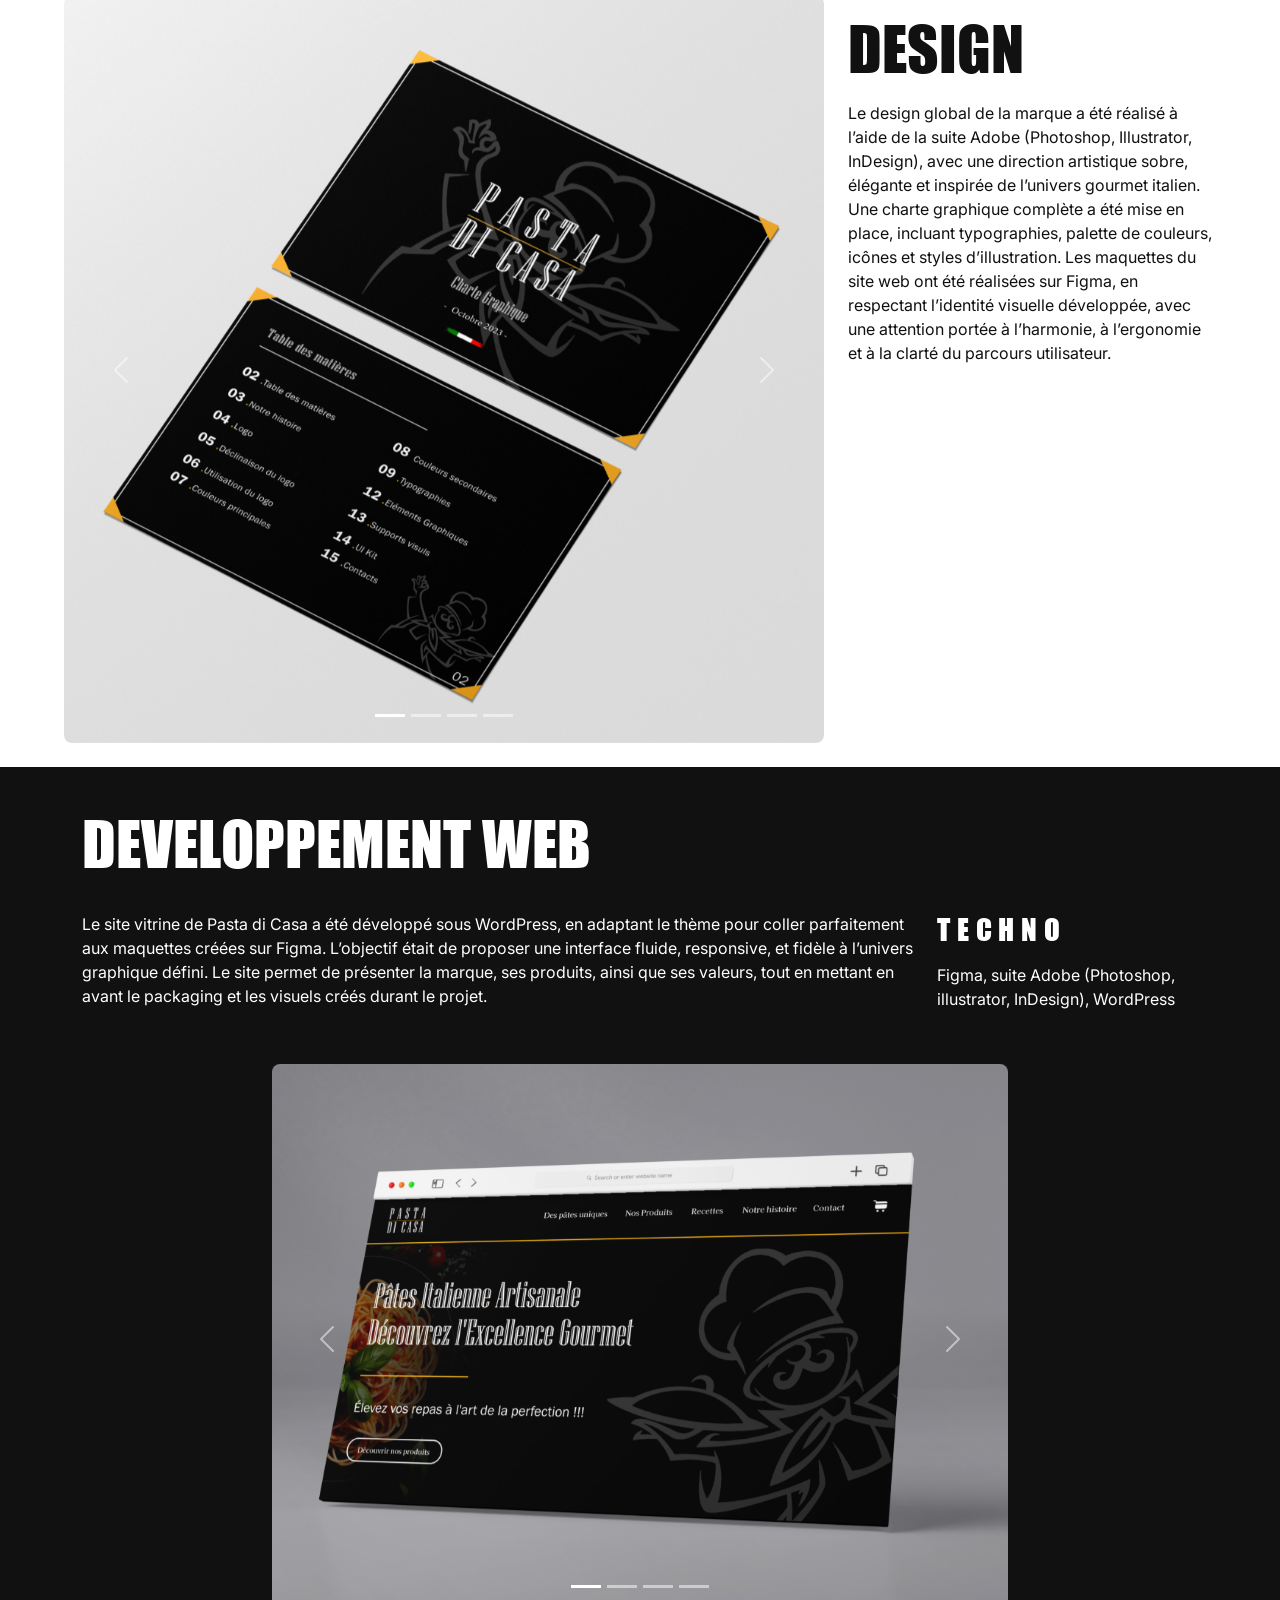
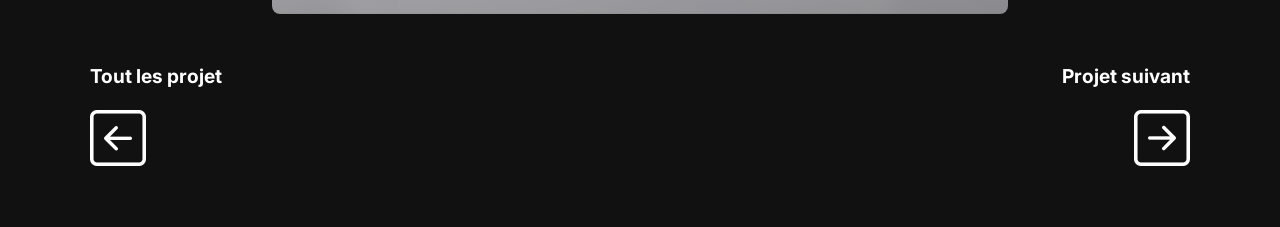
<file: pastaDiCasa.html>
<!DOCTYPE html>
<html lang="fr">
<head>
  <meta charset="UTF-8">
  <meta name="viewport" content="width=device-width, initial-scale=1.0">
  <title>PastaDiCasa</title>
  <link rel="icon" type="image/png" href="images/logo-blanc.png">
  <link href="https://cdn.jsdelivr.net/npm/bootstrap@5.3.3/dist/css/bootstrap.min.css" rel="stylesheet" integrity="sha384-QWTKZyjpPEjISv5WaRU9OFeRpok6YctnYmDr5pNlyT2bRjXh0JMhjY6hW+ALEwIH" crossorigin="anonymous">
  <link href="https://cdn.jsdelivr.net/npm/bootstrap-icons/font/bootstrap-icons.css" rel="stylesheet">
  <link href="styleprojet.css" rel="stylesheet">
  <link rel="preconnect" href="https://fonts.googleapis.com">
  <link rel="preconnect" href="https://fonts.gstatic.com" crossorigin>
  <link href="https://fonts.googleapis.com/css2?family=Inter:ital,opsz,wght@0,14..32,100..900;1,14..32,100..900&display=swap" rel="stylesheet">
</head>
<body>



  <nav class="w-100 d-flex justify-content-between align-items-center ">
    <a href="index.html"><div class="nom">Ethan <span>STEVENIN</span></div></a>
    <div class="social-icons d-flex gap-3">
      <a href="https://www.linkedin.com/in/ethan-stevenin/" target="_blank" class="text-white fs-4"><i class="bi bi-linkedin"></i></a>
    </div>
    <div class="cv d-flex align-items-center gap-2">
      <span class="me-3">MON CV</span>
      <a href="documents/Ethan-Stevenin-CV.pdf" download="mon-cv.pdf" target="_blank">
        <i class="bi bi-arrow-down-square fs-3"></i>
      </a>
    </div>
  </nav>

  <div class="container">
    <div class="row">
      <div class="col-12 titre">
        <h1 class="text-end my-5">ALL PROJECT</h1>
      </div>
    </div>
  </div>

  <div class="container-fluid flex-grow-1 d-flex align-items-stretch mb-5">
    <div class="row flex-grow-1 w-100">
      <div class="col-md-8 d-flex flex-column justify-content-center align-items-start text-container">
        <div class="container">
          <div class="text-wrapper py-4">
            <h1 class="portfolio-text">PASTA DI CASA</h1>
            <p>Pasta di Casa est une marque fictive de pâtes artisanales créée dans le cadre d’un projet scolaire. De l’identité visuelle au site vitrine développé sous WordPress, ce projet mêle design, packaging et expérience utilisateur optimisée.</p>
          </div>
        </div>
      </div>
    </div>
  </div>

  <div class="container-fluid px-0 mb-3">
    <img src="images/3 mockup.png" alt="Description de l'image" class="img-fluid w-100">
  </div>

  <div class="container mb-5">
    <div class="row">
      <div class="col-md-6 titre">
        <h2 class="text-start my-3">LE PROJET</h2>
        <p>Dans le cadre d’un projet scolaire, l’objectif était de créer une marque fictive de A à Z, en développant à la fois son univers graphique, son identité visuelle et sa présence digitale.
          Le projet Pasta di Casa a été imaginé comme une marque de pâtes artisanales italiennes, alliant tradition et élégance. L’ensemble du travail a couvert la création du branding, de supports print (packaging, affiches, fiches produit), du site vitrine, ainsi que de tous les outils graphiques nécessaires à une communication cohérente et professionnelle.</p>
      </div>
      <div class="col-md-6 titre">
        <img src="mockup-pasta.png" alt="Description de l'image" class="img-fluid w-100">
      </div>
    </div>
  </div>

  <div class="container-fluid design pt-4 pb-4 mb-4">
    <div class="row">
        <div class="col-md-8 titre">
            <div id="carouselExampleIndicators" class="carousel slide">
                <div class="carousel-indicators">
                  <button type="button" data-bs-target="#carouselExampleIndicators" data-bs-slide-to="0" class="active" aria-current="true" aria-label="Slide 1"></button>
                  <button type="button" data-bs-target="#carouselExampleIndicators" data-bs-slide-to="1" aria-label="Slide 2"></button>
                  <button type="button" data-bs-target="#carouselExampleIndicators" data-bs-slide-to="2" aria-label="Slide 3"></button>
                  <button type="button" data-bs-target="#carouselExampleIndicators" data-bs-slide-to="3" aria-label="Slide 4"></button>
                </div>
                <div class="carousel-inner rounded-3">
                  <div class="carousel-item active">
                    <img src="images/pasta1-e1702306372346.png" class="d-block w-100" alt="...">
                  </div>
                  <div class="carousel-item">
                    <img src="images/pasta2-e1702307686555.png" class="d-block w-100" alt="...">
                  </div>
                  <div class="carousel-item">
                    <img src="images/pasta3-1-e1702307752379.png" class="d-block w-100" alt="...">
                  </div>
                  <div class="carousel-item">
                    <img src="images/pasta4-e1702309208736.png" class="d-block w-100" alt="...">
                  </div>
                </div>
                <button class="carousel-control-prev" type="button" data-bs-target="#carouselExampleIndicators" data-bs-slide="prev">
                  <span class="carousel-control-prev-icon" aria-hidden="true"></span>
                  <span class="visually-hidden">Previous</span>
                </button>
                <button class="carousel-control-next" type="button" data-bs-target="#carouselExampleIndicators" data-bs-slide="next">
                  <span class="carousel-control-next-icon" aria-hidden="true"></span>
                  <span class="visually-hidden">Next</span>
                </button>
              </div>
        </div>
      <div class="col-md-4 titre">
        <h2 class="text-start my-3">DESIGN</h2>
        <p>Le design global de la marque a été réalisé à l’aide de la suite Adobe (Photoshop, Illustrator, InDesign), avec une direction artistique sobre, élégante et inspirée de l’univers gourmet italien. Une charte graphique complète a été mise en place, incluant typographies, palette de couleurs, icônes et styles d’illustration.
          Les maquettes du site web ont été réalisées sur Figma, en respectant l’identité visuelle développée, avec une attention portée à l’harmonie, à l’ergonomie et à la clarté du parcours utilisateur.</p>
      </div>
    </div>
  </div>


  <div class="container mb-4">
    <div class="row titre">
        <h2 class="my-3">DEVELOPPEMENT WEB</h2>
        <div class="col-md-9 align-items-start my-3">
            <p>Le site vitrine de Pasta di Casa a été développé sous WordPress, en adaptant le thème pour coller parfaitement aux maquettes créées sur Figma. L’objectif était de proposer une interface fluide, responsive, et fidèle à l’univers graphique défini. Le site permet de présenter la marque, ses produits, ainsi que ses valeurs, tout en mettant en avant le packaging et les visuels créés durant le projet.</p>
        </div>
        <div class="col-md-3 align-items-start">
            <h3 class="my-3">TECHNO</h3>
            <p>Figma, suite Adobe (Photoshop, illustrator, InDesign), WordPress</p>
        </div>

    </div>
  </div>

  <div class="container">
    <div class="row d-flex justify-content-center align-items-center">
        <div class="col-md-8 titre">
          <div id="carouselPastaDiCasa" class="carousel slide rounded-4">
            <div class="carousel-indicators">
              <button type="button" data-bs-target="#carouselPastaDiCasa" data-bs-slide-to="0" class="active" aria-current="true" aria-label="Slide 1"></button>
              <button type="button" data-bs-target="#carouselPastaDiCasa" data-bs-slide-to="1" aria-label="Slide 2"></button>
              <button type="button" data-bs-target="#carouselPastaDiCasa" data-bs-slide-to="2" aria-label="Slide 3"></button>
              <button type="button" data-bs-target="#carouselPastaDiCasa" data-bs-slide-to="3" aria-label="Slide 4"></button>
            </div>
            <div class="carousel-inner rounded-3">
              <div class="carousel-item active">
                <img src="images/site1-2048x1530.png" class="d-block w-100" alt="...">
              </div>
              <div class="carousel-item">
                <img src="images/site2-2048x1530.png" class="d-block w-100" alt="...">
              </div>
              <div class="carousel-item">
                <img src="images/site3-2048x1530.png" class="d-block w-100" alt="...">
              </div>
              <div class="carousel-item">
                <img src="images/site4-2048x1530.png" class="d-block w-100" alt="...">
              </div>
            </div>
            <button class="carousel-control-prev" type="button" data-bs-target="#carouselPastaDiCasa" data-bs-slide="prev">
              <span class="carousel-control-prev-icon" aria-hidden="true"></span>
              <span class="visually-hidden">Previous</span>
            </button>
            <button class="carousel-control-next" type="button" data-bs-target="#carouselPastaDiCasa" data-bs-slide="next">
              <span class="carousel-control-next-icon" aria-hidden="true"></span>
              <span class="visually-hidden">Next</span>
            </button>
          </div>
        </div>
      </div>
  </div>

  <div class="container-fluid flex-grow-1 d-flex align-items-stretch mt-4 mb-5">
    <div class="row flex-grow-1 w-100">
        <div class="col-6 d-flex flex-column justify-content-center align-items-start text-white text-projet mt-4">
          <a href="projet.html"><p class="mb-1 fw-bold projet">Tout les projet</p></a>
          <a href="projet.html"><i class="bi bi-arrow-left-square icon-large"></i></a>      
        </div>
      <div class="col-6 d-flex flex-column justify-content-center align-items-end text-white text-projet mt-4">
        <a href="alibi.html"><p class="mb-1 fw-bold projet">Projet suivant</p></a>
        <a href="alibi.html"><i class="bi bi-arrow-right-square icon-large"></i></a>      
      </div>
    </div>
  </div>




  <script src="https://cdn.jsdelivr.net/npm/bootstrap@5.3.5/dist/js/bootstrap.bundle.min.js" integrity="sha384-k6d4wzSIapyDyv1kpU366/PK5hCdSbCRGRCMv+eplOQJWyd1fbcAu9OCUj5zNLiq" crossorigin="anonymous"></script>

</body>
</html>
</file>
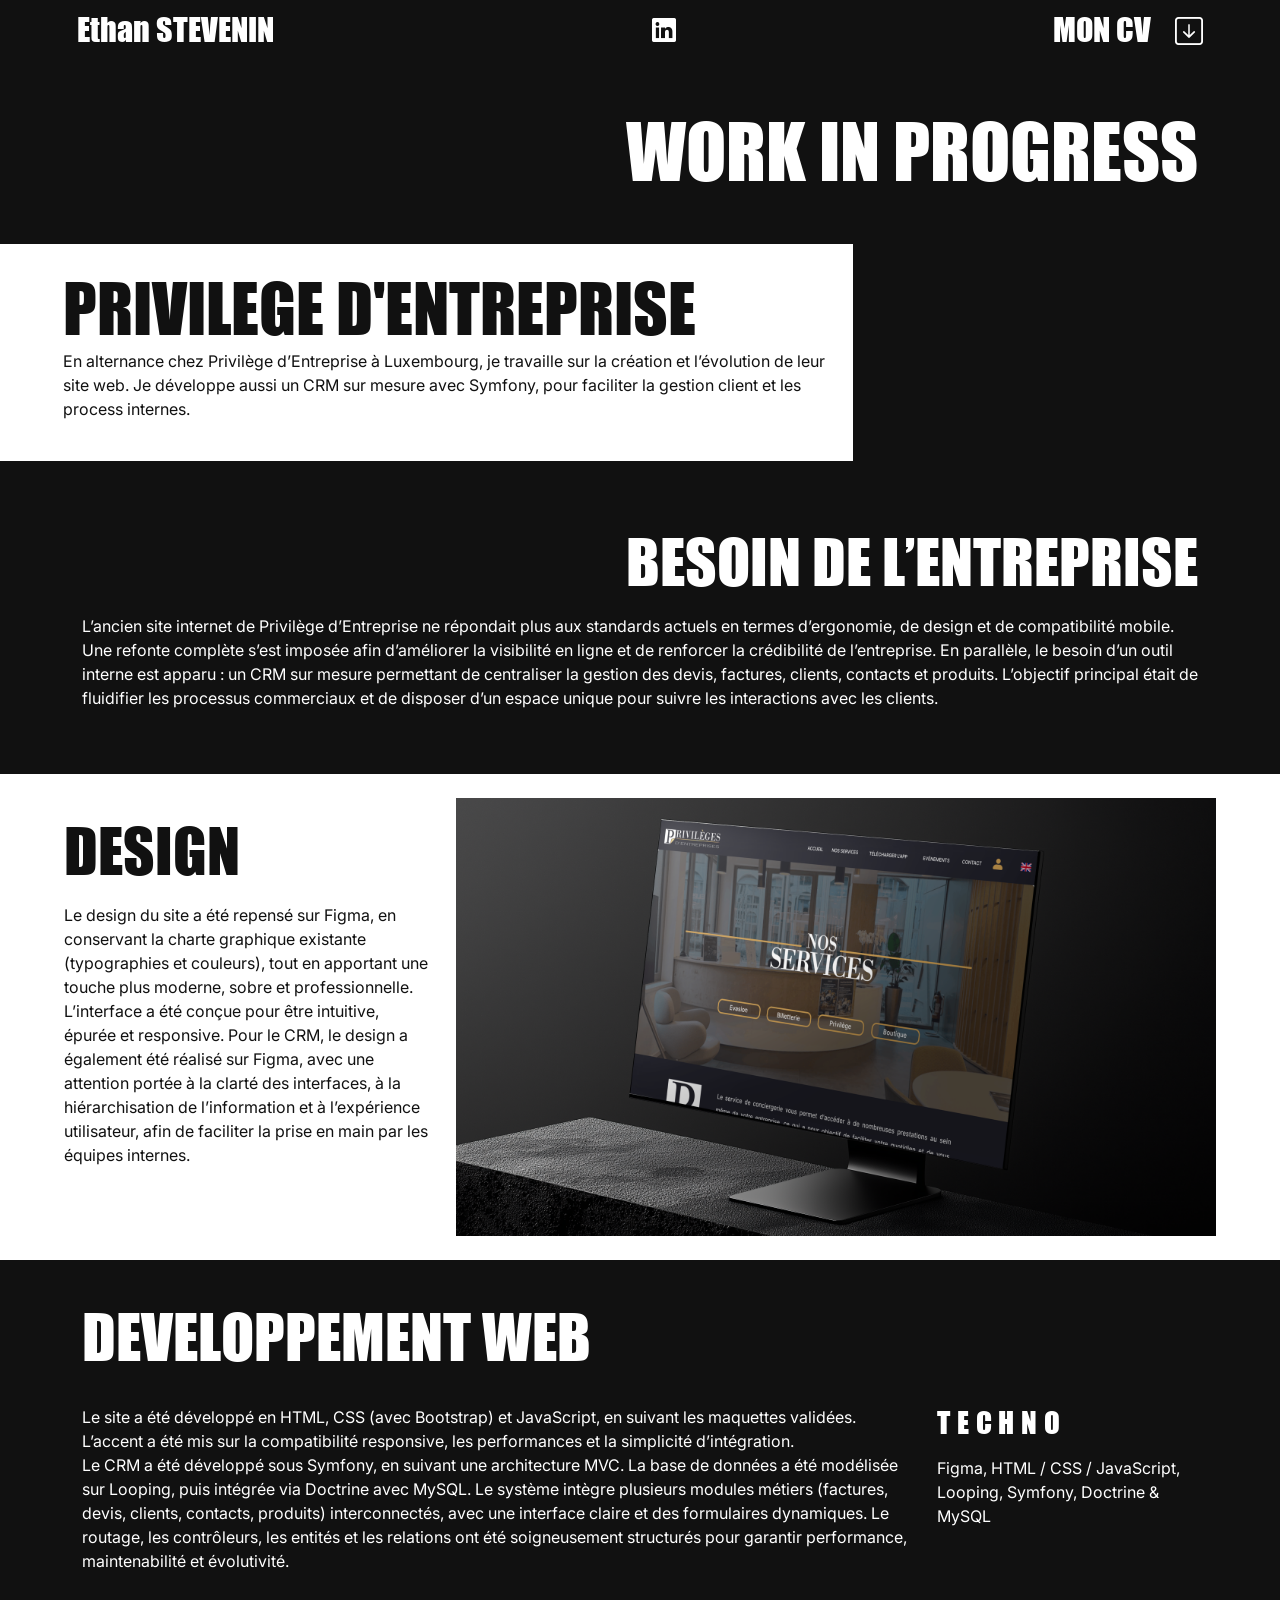
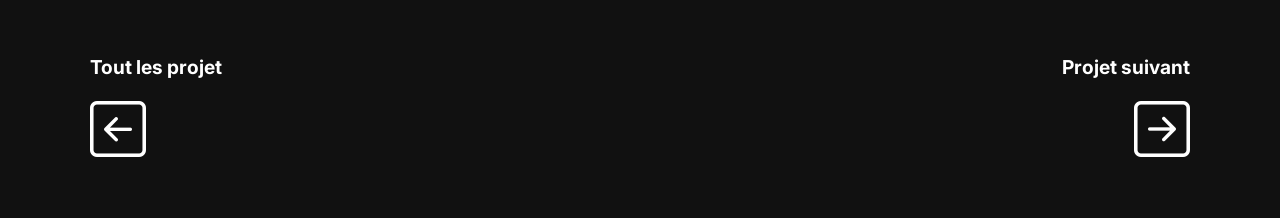
<file: privilege.html>
<!DOCTYPE html>
<html lang="fr">
<head>
  <meta charset="UTF-8">
  <meta name="viewport" content="width=device-width, initial-scale=1.0">
  <title>Privilège d'entreprise</title>
  <link rel="icon" type="image/png" href="images/logo-blanc.png">
  <link href="https://cdn.jsdelivr.net/npm/bootstrap@5.3.3/dist/css/bootstrap.min.css" rel="stylesheet" integrity="sha384-QWTKZyjpPEjISv5WaRU9OFeRpok6YctnYmDr5pNlyT2bRjXh0JMhjY6hW+ALEwIH" crossorigin="anonymous">
  <link href="https://cdn.jsdelivr.net/npm/bootstrap-icons/font/bootstrap-icons.css" rel="stylesheet">
  <link href="styleprojet.css" rel="stylesheet">
  <link rel="preconnect" href="https://fonts.googleapis.com">
  <link rel="preconnect" href="https://fonts.gstatic.com" crossorigin>
  <link href="https://fonts.googleapis.com/css2?family=Inter:ital,opsz,wght@0,14..32,100..900;1,14..32,100..900&display=swap" rel="stylesheet">
</head>
<body>



  <nav class="w-100 d-flex justify-content-between align-items-center ">
    <a href="index.html"><div class="nom">Ethan <span>STEVENIN</span></div></a>
    <div class="social-icons d-flex gap-3">
      <a href="https://www.linkedin.com/in/ethan-stevenin/" target="_blank" class="text-white fs-4"><i class="bi bi-linkedin"></i></a>
    </div>
    <div class="cv d-flex align-items-center gap-2">
      <span class="me-3">MON CV</span>
      <a href="documents/Ethan-Stevenin-CV.pdf" download="mon-cv.pdf" target="_blank">
        <i class="bi bi-arrow-down-square fs-3"></i>
      </a>
    </div>
  </nav>

  <div class="container">
    <div class="row">
      <div class="col-12 titre">
        <h1 class="text-end my-5">WORK IN PROGRESS</h1>
      </div>
    </div>
  </div>

  <div class="container-fluid flex-grow-1 d-flex align-items-stretch mb-5">
    <div class="row flex-grow-1 w-100">
      <div class="col-md-8 d-flex flex-column justify-content-center align-items-start text-container">
        <div class="container">
          <div class="text-wrapper py-4">
            <h1 class="portfolio-text">PRIVILEGE D'ENTREPRISE</h1>
            <p>En alternance chez Privilège d’Entreprise à Luxembourg, je travaille sur la création et l’évolution de leur site web. Je développe aussi un CRM sur mesure avec Symfony, pour faciliter la gestion client et les process internes.</p>
          </div>
        </div>
      </div>
    </div>
  </div>

  <div class="container mb-4 pb-4">
    <div class="row titre">
        <h2 class="my-3 text-end">BESOIN DE L’ENTREPRISE</h2>
        <div class="col-12 align-items-start justify-content-center">
            <p>L’ancien site internet de Privilège d’Entreprise ne répondait plus aux standards actuels en termes d’ergonomie, de design et de compatibilité mobile. Une refonte complète s’est imposée afin d’améliorer la visibilité en ligne et de renforcer la crédibilité de l’entreprise.
              En parallèle, le besoin d’un outil interne est apparu : un CRM sur mesure permettant de centraliser la gestion des devis, factures, clients, contacts et produits. L’objectif principal était de fluidifier les processus commerciaux et de disposer d’un espace unique pour suivre les interactions avec les clients.</p>
        </div>
    </div>
  </div>

  <div class="container-fluid design pt-4 pb-4 mb-4">
    <div class="row">
      <div class="col-md-4 titre">
        <h2 class="text-start my-3">DESIGN</h2>
        <p>Le design du site a été repensé sur Figma, en conservant la charte graphique existante (typographies et couleurs), tout en apportant une touche plus moderne, sobre et professionnelle. L’interface a été conçue pour être intuitive, épurée et responsive.
          Pour le CRM, le design a également été réalisé sur Figma, avec une attention portée à la clarté des interfaces, à la hiérarchisation de l’information et à l’expérience utilisateur, afin de faciliter la prise en main par les équipes internes.</p>
      </div>
      <div class="col-md-8 titre">
        <img src="images/mockup-privilege.png" alt="Description de l'image" class=" w-100">
      </div>
    </div>
  </div>

  <div class="container mb-4">
    <div class="row titre">
        <h2 class="my-3">DEVELOPPEMENT WEB</h2>
        <div class="col-md-9 align-items-start my-3">
            <p>Le site a été développé en HTML, CSS (avec Bootstrap) et JavaScript, en suivant les maquettes validées. L’accent a été mis sur la compatibilité responsive, les performances et la simplicité d’intégration.<br>
              Le CRM a été développé sous Symfony, en suivant une architecture MVC. La base de données a été modélisée sur Looping, puis intégrée via Doctrine avec MySQL. Le système intègre plusieurs modules métiers (factures, devis, clients, contacts, produits) interconnectés, avec une interface claire et des formulaires dynamiques. Le routage, les contrôleurs, les entités et les relations ont été soigneusement structurés pour garantir performance, maintenabilité et évolutivité.</p>
        </div>
        <div class="col-md-3 align-items-start">
            <h3 class="my-3">TECHNO</h3>
            <p>Figma,

                HTML / CSS / JavaScript,
                
                Looping,
                
                Symfony, 
                
                Doctrine & MySQL 
        </p>
        </div>

    </div>
  </div>

  <div class="container-fluid flex-grow-1 d-flex align-items-stretch mt-4 mb-5">
    <div class="row flex-grow-1 w-100">
        <div class="col-6 d-flex flex-column justify-content-center align-items-start text-white text-projet mt-4">
          <a href="projet.html"><p class="mb-1 fw-bold projet">Tout les projet</p></a>
          <a href="projet.html"><i class="bi bi-arrow-left-square icon-large"></i></a>      
        </div>
      <div class="col-6 d-flex flex-column justify-content-center align-items-end text-white text-projet mt-4">
        <a href="audacieuses.html"><p class="mb-1 fw-bold projet">Projet suivant</p></a>
        <a href="audacieuses.html"><i class="bi bi-arrow-right-square icon-large"></i></a>      
      </div>
    </div>
  </div>












</body>
</html>
</file>
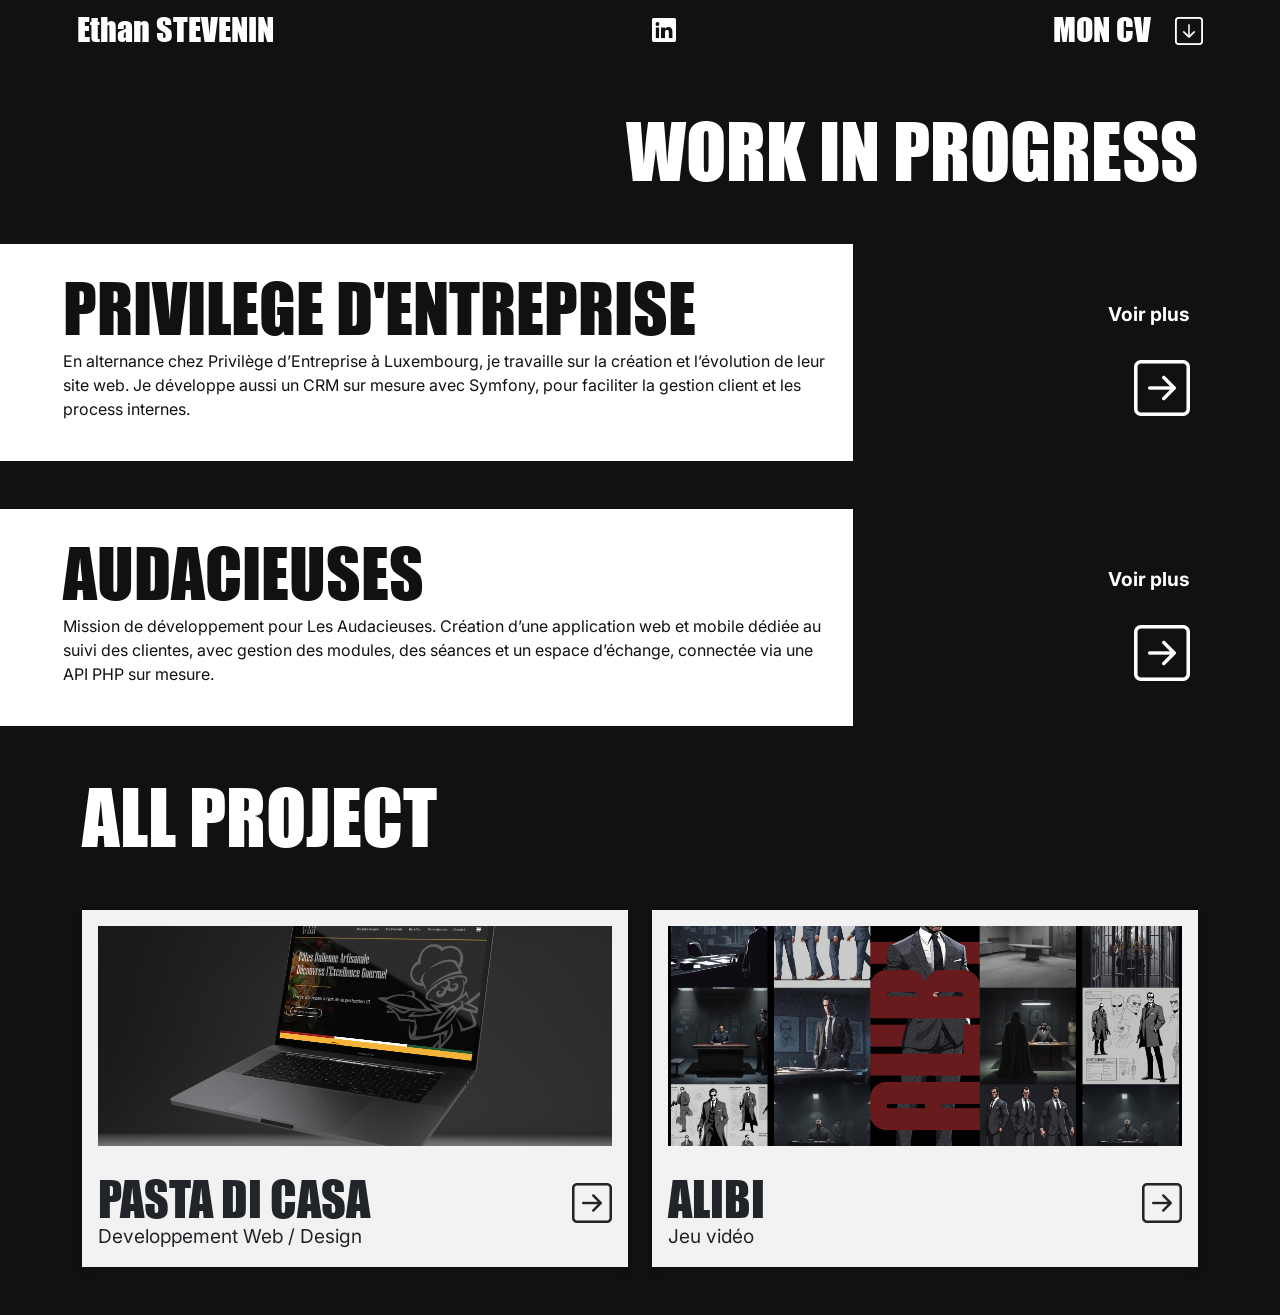
<file: projet.html>
<!DOCTYPE html>
<html lang="fr">
<head>
  <meta charset="UTF-8">
  <meta name="viewport" content="width=device-width, initial-scale=1.0">
  <title>Mes Projets</title>
  <link rel="icon" type="image/png" href="images/logo-blanc.png">
  <link href="https://cdn.jsdelivr.net/npm/bootstrap@5.3.3/dist/css/bootstrap.min.css" rel="stylesheet" integrity="sha384-QWTKZyjpPEjISv5WaRU9OFeRpok6YctnYmDr5pNlyT2bRjXh0JMhjY6hW+ALEwIH" crossorigin="anonymous">
  <link href="https://cdn.jsdelivr.net/npm/bootstrap-icons/font/bootstrap-icons.css" rel="stylesheet">
  <link href="styleprojet.css" rel="stylesheet">
  <link rel="preconnect" href="https://fonts.googleapis.com">
  <link rel="preconnect" href="https://fonts.gstatic.com" crossorigin>
  <link href="https://fonts.googleapis.com/css2?family=Inter:ital,opsz,wght@0,14..32,100..900;1,14..32,100..900&display=swap" rel="stylesheet">
</head>
<body>



  <nav class="w-100 d-flex justify-content-between align-items-center ">
    <a href="index.html"><div class="nom">Ethan <span>STEVENIN</span></div></a>
    <div class="social-icons d-flex gap-3">
      <a href="https://www.linkedin.com/in/ethan-stevenin/" target="_blank"  class="text-white fs-4"><i class="bi bi-linkedin"></i></a>
    </div>
    <div class="cv d-flex align-items-center gap-2">
      <span class="me-3">MON CV</span>
      <a href="documents/Ethan-Stevenin-CV.pdf" download="mon-cv.pdf" target="_blank">
        <i class="bi bi-arrow-down-square fs-3"></i>
      </a>
    </div>
  </nav>

  <div class="container">
    <div class="row">
      <div class="col-12 titre">
        <h1 class="text-end my-5">WORK IN PROGRESS</h1>
      </div>
    </div>
  </div>

  <div class="container-fluid flex-grow-1 d-flex align-items-stretch mb-5">
    <div class="row flex-grow-1 w-100">
      <div class="col-md-8 d-flex flex-column justify-content-center align-items-start text-container">
        <div class="container">
          <div class="text-wrapper py-4">
            <h1 class="portfolio-text">PRIVILEGE D'ENTREPRISE</h1>
            <p>En alternance chez Privilège d’Entreprise à Luxembourg, je travaille sur la création et l’évolution de leur site web. Je développe aussi un CRM sur mesure avec Symfony, pour faciliter la gestion client et les process internes.</p>
          </div>
        </div>
      </div>
      <div class="col-md-4 d-flex flex-column justify-content-center align-items-end text-white text-projet">
        <p class="mb-md-3 mb-0 mt-4 fw-bold projet">Voir plus</p>
        <a href="privilege.html"><i class="bi bi-arrow-right-square icon-large"></i></a>      
      </div>
    </div>
  </div>

  <div class="container-fluid flex-grow-1 d-flex align-items-stretch">
    <div class="row flex-grow-1 w-100">
      <div class="col-md-8 d-flex flex-column justify-content-center align-items-start text-container">
        <div class="container">
          <div class="text-wrapper py-4">
            <h1 class="portfolio-text">AUDACIEUSES</h1>
            <p>Mission de développement pour Les Audacieuses. Création d’une application web et mobile dédiée au suivi des clientes, avec gestion des modules, des séances et un espace d’échange, connectée via une API PHP sur mesure.</p>
          </div>
        </div>
      </div>
      <div class="col-md-4 d-flex flex-column justify-content-center align-items-end text-white text-projet">
        <p class="mb-md-3 mb-0 mt-4 fw-bold projet">Voir plus</p>
        <a href="audacieuses.html"><i class="bi bi-arrow-right-square icon-large"></i></a>      
      </div>
    </div>
  </div>

  <div class="container">
    <div class="row">
      <div class="col-12 titre">
        <h1 class="text-start my-5">ALL PROJECT</h1>
      </div>
    </div>
  </div>

  <div class="container mb-5">
    <div class="row justify-content-center g-4">
      <div class="col-md-6">
        <div class="card card-custom">
          <img src="mockup-pasta.png" class="card-img-top" alt="Laptop Image">
          <div class="card-title text-uppercase">
            Pasta Di Casa
            <a href="pastaDiCasa.html"><i class="bi bi-arrow-right-square fs-1 text-dark"></i></a>
          </div>
          <p class="text-start">Developpement Web / Design</p>
        </div>
      </div>

      <div class="col-md-6">
        <div class="card card-custom">
          <img src="images/MOODBOARD-alibi.png" class="card-img-top" alt="Laptop Image">
          <div class="card-title text-uppercase">
            alibi
            <a href="alibi.html"><i class="bi bi-arrow-right-square fs-1 text-dark"></i></a>
          </div>
          <p class="text-start">Jeu vidéo</p>
        </div>
      </div>
    </div>
  </div>


  

  <!-- <div class="container mb-5">
    <div class="row justify-content-center g-4">
      <div class="col-md-6">
        <div class="card card-custom">
          <img src="mockup-pasta.png" class="card-img-top" alt="Laptop Image">
          <div class="card-title text-uppercase">
            Pasta Di Casa
            <a href=""><i class="bi bi-arrow-right-square fs-1 text-dark"></i></a>
          </div>
        </div>
      </div>

      <div class="col-md-6">
        <div class="card card-custom">
          <img src="mockup-pasta.png" class="card-img-top" alt="Laptop Image">
          <div class="card-title text-uppercase">
            Pasta Di Casa
            <a href=""><i class="bi bi-arrow-right-square fs-1 text-dark"></i></a>
          </div>
        </div>
      </div>
    </div>
  </div> -->

</body>
</html>
</file>
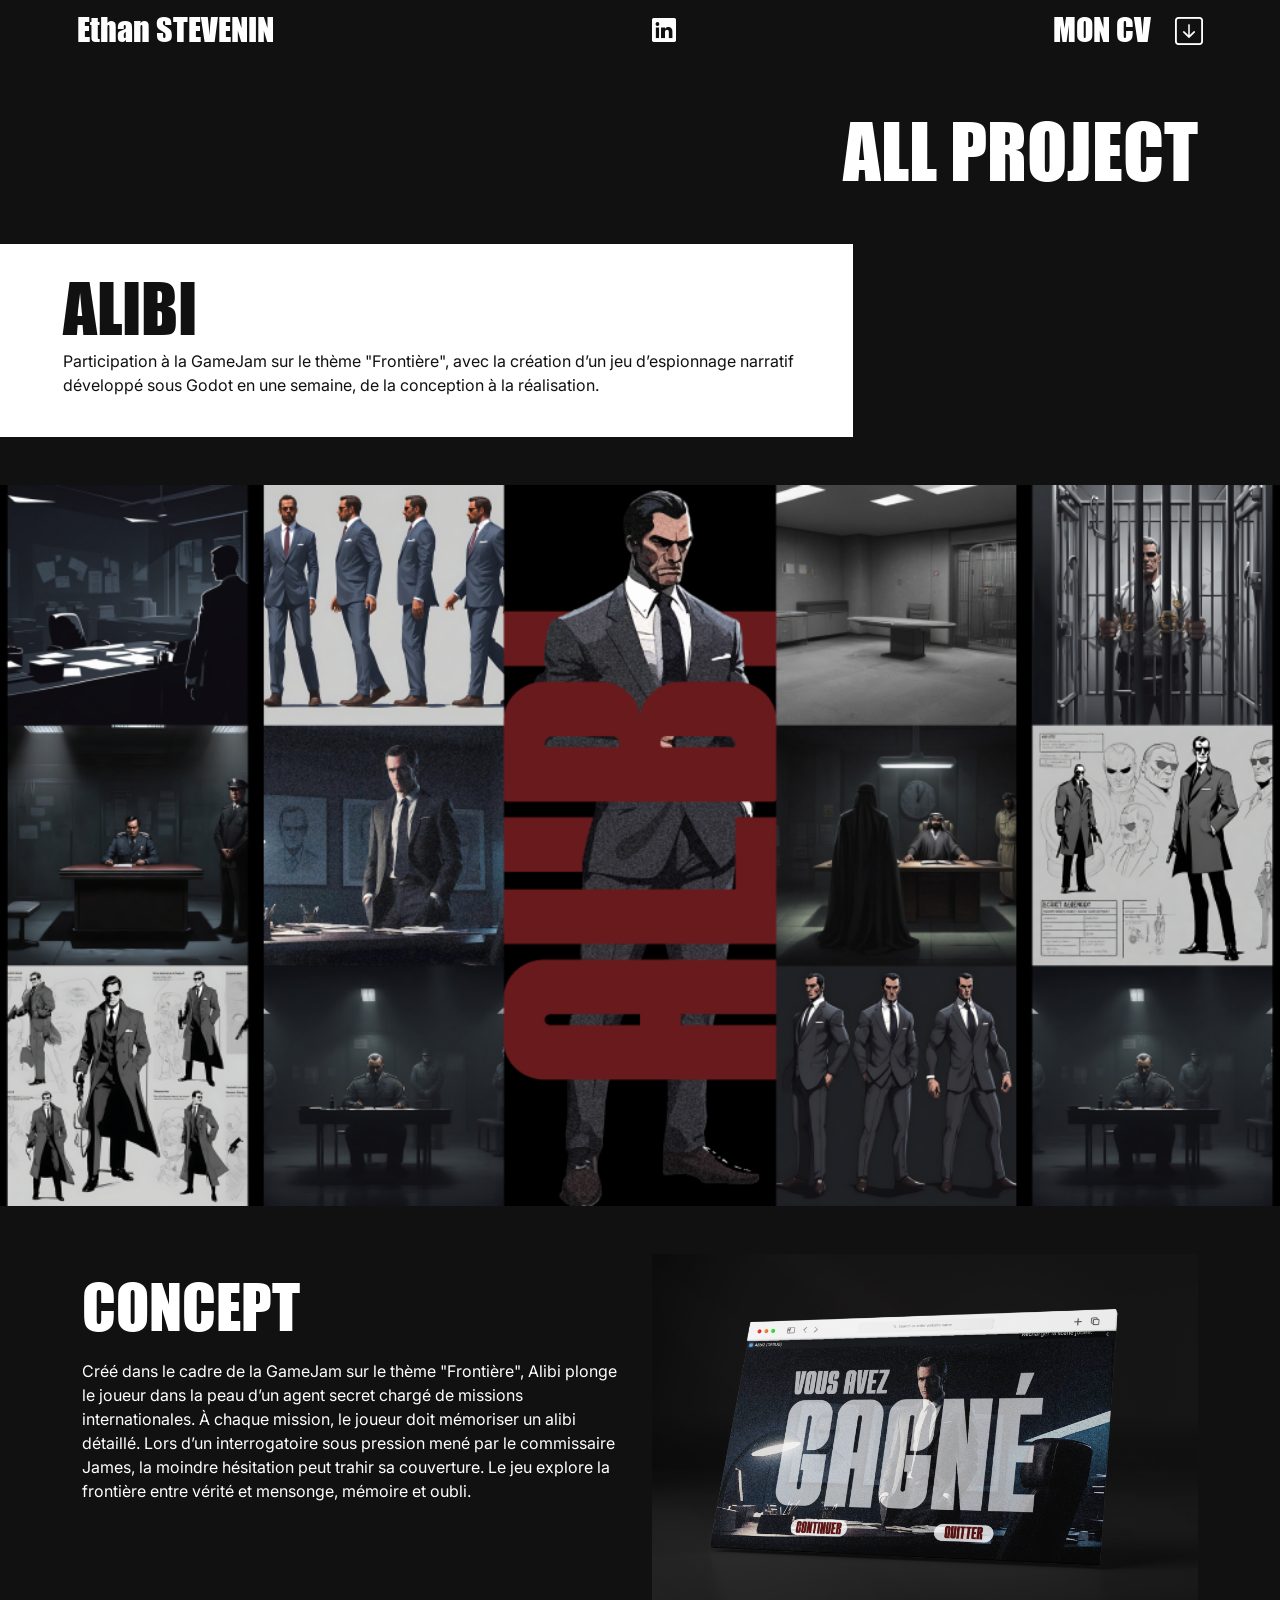
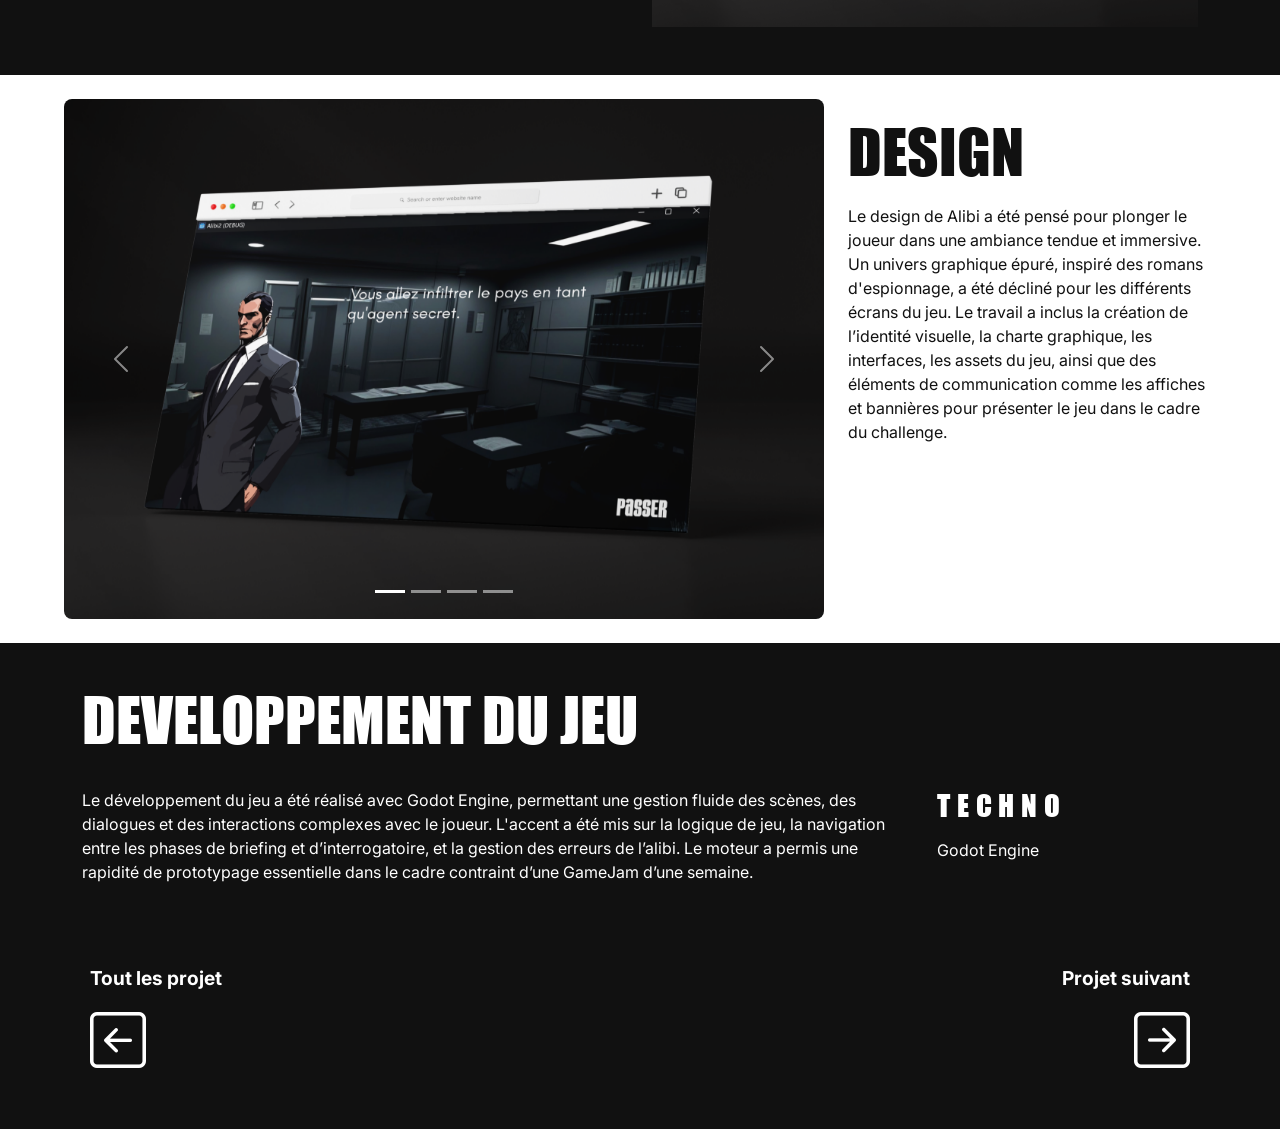
<file: portfolio/alibi.html>
<!DOCTYPE html>
<html lang="fr">
<head>
  <meta charset="UTF-8">
  <meta name="viewport" content="width=device-width, initial-scale=1.0">
  <title>Alibi</title>
  <link rel="icon" type="image/png" href="images/logo-blanc.png">
  <link href="https://cdn.jsdelivr.net/npm/bootstrap@5.3.3/dist/css/bootstrap.min.css" rel="stylesheet" integrity="sha384-QWTKZyjpPEjISv5WaRU9OFeRpok6YctnYmDr5pNlyT2bRjXh0JMhjY6hW+ALEwIH" crossorigin="anonymous">
  <link href="https://cdn.jsdelivr.net/npm/bootstrap-icons/font/bootstrap-icons.css" rel="stylesheet">
  <link href="styleprojet.css" rel="stylesheet">
  <link rel="preconnect" href="https://fonts.googleapis.com">
  <link rel="preconnect" href="https://fonts.gstatic.com" crossorigin>
  <link href="https://fonts.googleapis.com/css2?family=Inter:ital,opsz,wght@0,14..32,100..900;1,14..32,100..900&display=swap" rel="stylesheet">
</head>
<body>



  <nav class="w-100 d-flex justify-content-between align-items-center ">
    <a href="index.html"><div class="nom">Ethan <span>STEVENIN</span></div></a>
    <div class="social-icons d-flex gap-3">
      <a href="https://www.linkedin.com/in/ethan-stevenin/" class="text-white fs-4"><i class="bi bi-linkedin"></i></a>
    </div>
    <div class="cv d-flex align-items-center gap-2">
      <span class="me-3">MON CV</span>
      <a href="documents/Ethan-Stevenin-CV.pdf" download="mon-cv.pdf" target="_blank">
        <i class="bi bi-arrow-down-square fs-3"></i>
      </a>
    </div>
  </nav>

  <div class="container">
    <div class="row">
      <div class="col-12 titre">
        <h1 class="text-end my-5">ALL PROJECT</h1>
      </div>
    </div>
  </div>

  <div class="container-fluid flex-grow-1 d-flex align-items-stretch mb-5">
    <div class="row flex-grow-1 w-100">
      <div class="col-md-8 d-flex flex-column justify-content-center align-items-start text-container">
        <div class="container">
          <div class="text-wrapper py-4">
            <h1 class="portfolio-text">ALIBI</h1>
            <p>Participation à la GameJam sur le thème "Frontière", avec la création d’un jeu d’espionnage narratif développé sous Godot en une semaine, de la conception à la réalisation.</p>
          </div>
        </div>
      </div>
    </div>
  </div>

  <div class="container-fluid px-0 mb-5">
    <img src="images/MOODBOARD-alibi.png" alt="Description de l'image" class="img-fluid w-100">
  </div>

  <div class="container mb-5">
    <div class="row">
      <div class="col-md-6 titre">
        <h2 class="text-start my-3">CONCEPT</h2>
        <p>Créé dans le cadre de la GameJam sur le thème "Frontière", Alibi plonge le joueur dans la peau d’un agent secret chargé de missions internationales. À chaque mission, le joueur doit mémoriser un alibi détaillé. Lors d’un interrogatoire sous pression mené par le commissaire James, la moindre hésitation peut trahir sa couverture. Le jeu explore la frontière entre vérité et mensonge, mémoire et oubli.</p>
      </div>
      <div class="col-md-6 titre">
        <img src="images/MockupJeu4-2048x1400.png" alt="Description de l'image" class="img-fluid w-100">
      </div>
    </div>
  </div>

  <div class="container-fluid design pt-4 pb-4 mb-4">
    <div class="row">
        <div class="col-md-8 titre d-flex">
          <div id="carouselAlibi" class="carousel slide">
            <div class="carousel-indicators">
              <button type="button" data-bs-target="#carouselAlibi" data-bs-slide-to="0" class="active" aria-current="true" aria-label="Slide 1"></button>
              <button type="button" data-bs-target="#carouselAlibi" data-bs-slide-to="1" aria-label="Slide 2"></button>
              <button type="button" data-bs-target="#carouselAlibi" data-bs-slide-to="2" aria-label="Slide 3"></button>
              <button type="button" data-bs-target="#carouselAlibi" data-bs-slide-to="3" aria-label="Slide 4"></button>
            </div>
            <div class="carousel-inner rounded-3">
              <div class="carousel-item active">
                <img src="images/MockupJeu2-2048x1400.png" class="d-block w-100" alt="...">
              </div>
              <div class="carousel-item">
                <img src="images/MockupJeu4-2048x1400.png" class="d-block w-100" alt="...">
              </div>
              <div class="carousel-item">
                <img src="images/MockupJeu1-2048x1400.png" class="d-block w-100" alt="...">
              </div>
              <div class="carousel-item">
                <img src="images/MockupJeu3-2048x1400.png" class="d-block w-100" alt="...">
              </div>
            </div>
            <button class="carousel-control-prev" type="button" data-bs-target="#carouselAlibi" data-bs-slide="prev">
              <span class="carousel-control-prev-icon" aria-hidden="true"></span>
              <span class="visually-hidden">Previous</span>
            </button>
            <button class="carousel-control-next" type="button" data-bs-target="#carouselAlibi" data-bs-slide="next">
              <span class="carousel-control-next-icon" aria-hidden="true"></span>
              <span class="visually-hidden">Next</span>
            </button>
          </div>
          </div>
      <div class="col-md-4 titre">
        <h2 class="text-start my-3">DESIGN</h2>
        <p>Le design de Alibi a été pensé pour plonger le joueur dans une ambiance tendue et immersive. Un univers graphique épuré, inspiré des romans d'espionnage, a été décliné pour les différents écrans du jeu. Le travail a inclus la création de l’identité visuelle, la charte graphique, les interfaces, les assets du jeu, ainsi que des éléments de communication comme les affiches et bannières pour présenter le jeu dans le cadre du challenge.</p>
      </div>
    </div>
  </div>


  <div class="container mb-4">
    <div class="row titre">
        <h2 class="my-3">DEVELOPPEMENT DU JEU</h2>
        <div class="col-md-9 align-items-start my-3">
            <p>Le développement du jeu a été réalisé avec Godot Engine, permettant une gestion fluide des scènes, des dialogues et des interactions complexes avec le joueur. L'accent a été mis sur la logique de jeu, la navigation entre les phases de briefing et d’interrogatoire, et la gestion des erreurs de l’alibi. Le moteur a permis une rapidité de prototypage essentielle dans le cadre contraint d’une GameJam d’une semaine.</p>
        </div>
        <div class="col-md-3 align-items-start">
            <h3 class="my-3">TECHNO</h3>
            <p>Godot Engine
            </p>                
        </div>

    </div>
  </div>

  <div class="container-fluid flex-grow-1 d-flex align-items-stretch mt-4 mb-5">
    <div class="row flex-grow-1 w-100">
        <div class="col-6 d-flex flex-column justify-content-center align-items-start text-white text-projet mt-4">
          <a href="projet.html"><p class="mb-1 fw-bold projet">Tout les projet</p></a>
          <a href="projet.html"><i class="bi bi-arrow-left-square icon-large"></i></a>      
        </div>
      <div class="col-6 d-flex flex-column justify-content-center align-items-end text-white text-projet mt-4">
        <a href="privilege.html"><p class="mb-1 fw-bold projet">Projet suivant</p></a>
        <a href="privilege.html"><i class="bi bi-arrow-right-square icon-large"></i></a>      
      </div>
    </div>
  </div>


  <script src="https://cdn.jsdelivr.net/npm/bootstrap@5.3.5/dist/js/bootstrap.bundle.min.js" integrity="sha384-k6d4wzSIapyDyv1kpU366/PK5hCdSbCRGRCMv+eplOQJWyd1fbcAu9OCUj5zNLiq" crossorigin="anonymous"></script>







</body>
</html>
</file>
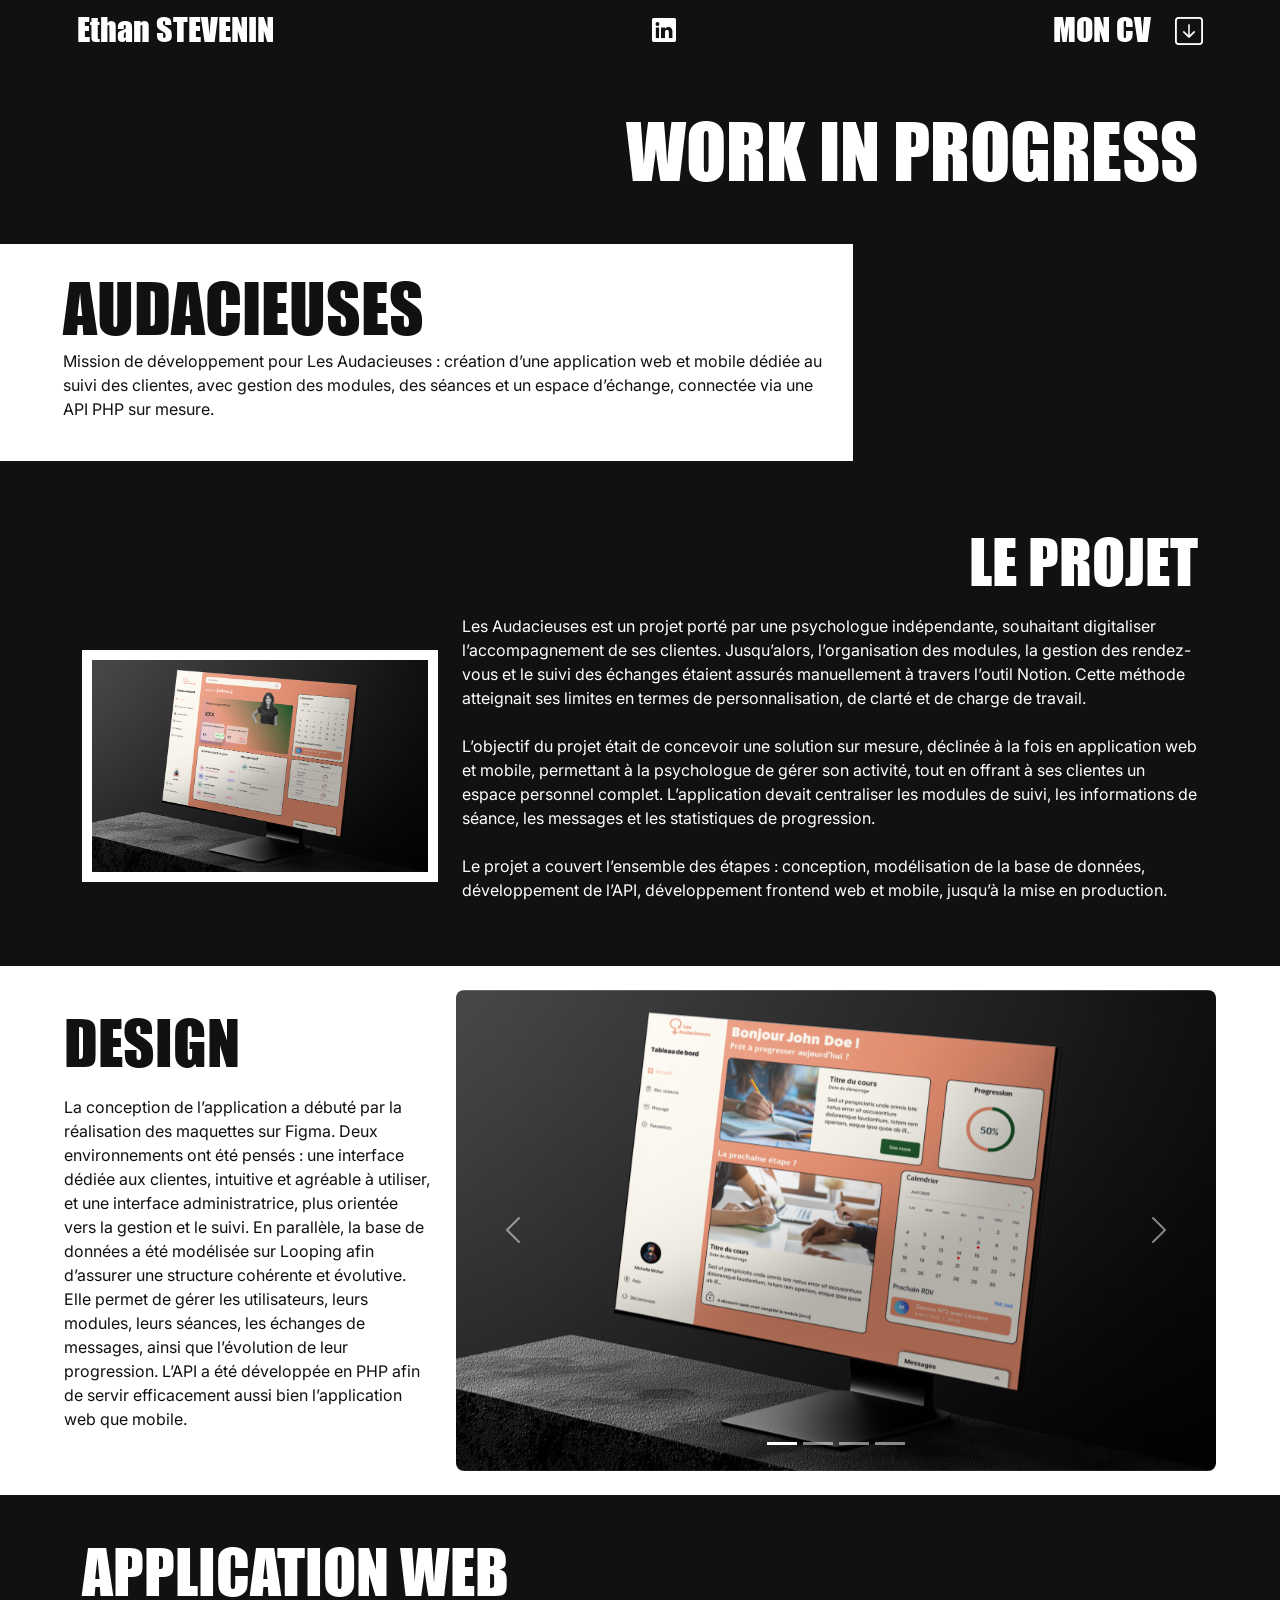
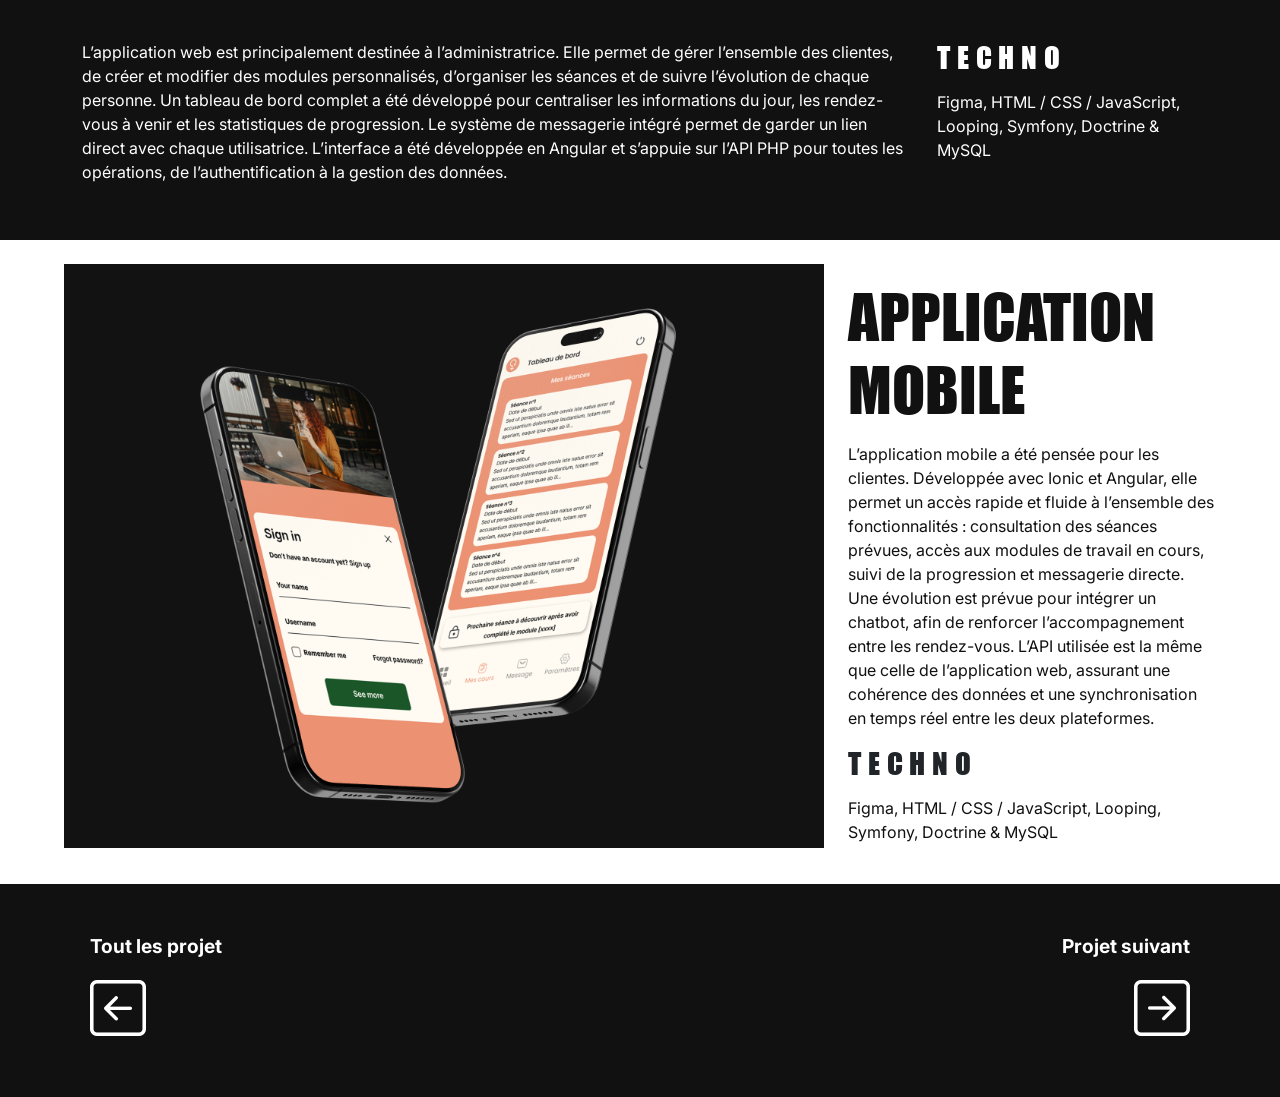
<file: portfolio/audacieuses.html>
<!DOCTYPE html>
<html lang="fr">
<head>
  <meta charset="UTF-8">
  <meta name="viewport" content="width=device-width, initial-scale=1.0">
  <title>Les Audacieuses</title>
  <link rel="icon" type="image/png" href="images/logo-blanc.png">
  <link href="https://cdn.jsdelivr.net/npm/bootstrap@5.3.3/dist/css/bootstrap.min.css" rel="stylesheet" integrity="sha384-QWTKZyjpPEjISv5WaRU9OFeRpok6YctnYmDr5pNlyT2bRjXh0JMhjY6hW+ALEwIH" crossorigin="anonymous">
  <link href="https://cdn.jsdelivr.net/npm/bootstrap-icons/font/bootstrap-icons.css" rel="stylesheet">
  <link href="styleprojet.css" rel="stylesheet">
  <link rel="preconnect" href="https://fonts.googleapis.com">
  <link rel="preconnect" href="https://fonts.gstatic.com" crossorigin>
  <link href="https://fonts.googleapis.com/css2?family=Inter:ital,opsz,wght@0,14..32,100..900;1,14..32,100..900&display=swap" rel="stylesheet">
</head>
<body>



  <nav class="w-100 d-flex justify-content-between align-items-center ">
    <a href="index.html"><div class="nom">Ethan <span>STEVENIN</span></div></a>
    <div class="social-icons d-flex gap-3">
      <a href="https://www.linkedin.com/in/ethan-stevenin/" class="text-white fs-4"><i class="bi bi-linkedin"></i></a>
    </div>
    <div class="cv d-flex align-items-center gap-2">
      <span class="me-3">MON CV</span>
      <a href="documents/Ethan-Stevenin-CV.pdf" download="mon-cv.pdf" target="_blank">
        <i class="bi bi-arrow-down-square fs-3"></i>
      </a>
    </div>
  </nav>

  <div class="container">
    <div class="row">
      <div class="col-12 titre">
        <h1 class="text-end my-5">WORK IN PROGRESS</h1>
      </div>
    </div>
  </div>

  <div class="container-fluid flex-grow-1 d-flex align-items-stretch mb-5">
    <div class="row flex-grow-1 w-100">
      <div class="col-md-8 d-flex flex-column justify-content-center align-items-start text-container">
        <div class="container">
          <div class="text-wrapper py-4">
            <h1 class="portfolio-text">AUDACIEUSES</h1>
            <p>Mission de développement pour Les Audacieuses : création d’une application web et mobile dédiée au suivi des clientes, avec gestion des modules, des séances et un espace d’échange, connectée via une API PHP sur mesure.</p>
          </div>
        </div>
      </div>
    </div>
  </div>

  <div class="container mb-4 pb-4">
    <div class="row titre">
        <h2 class="my-3 text-end">LE PROJET</h2>
        <div class="col-md-4 titre d-flex align-items-center justify-content-center my-3">
          <img src="images/mockup-audacieuse5.png" alt="Description de l'image" class="w-100 border-image">
        </div>
        <div class="col-md-8 align-items-end justify-content-center">
            <p>Les Audacieuses est un projet porté par une psychologue indépendante, souhaitant digitaliser l’accompagnement de ses clientes. Jusqu’alors, l’organisation des modules, la gestion des rendez-vous et le suivi des échanges étaient assurés manuellement à travers l’outil Notion. Cette méthode atteignait ses limites en termes de personnalisation, de clarté et de charge de travail.<br><br>

                L’objectif du projet était de concevoir une solution sur mesure, déclinée à la fois en application web et mobile, permettant à la psychologue de gérer son activité, tout en offrant à ses clientes un espace personnel complet. L’application devait centraliser les modules de suivi, les informations de séance, les messages et les statistiques de progression.<br><br>
                
                Le projet a couvert l’ensemble des étapes : conception, modélisation de la base de données, développement de l’API, développement frontend web et mobile, jusqu’à la mise en production.</p>
        </div>
    </div>
  </div>

  <div class="container-fluid design pt-4 pb-4 mb-4">
    <div class="row">
      <div class="col-md-4 titre">
        <h2 class="text-start my-3">DESIGN</h2>
        <p>La conception de l’application a débuté par la réalisation des maquettes sur Figma. Deux environnements ont été pensés : une interface dédiée aux clientes, intuitive et agréable à utiliser, et une interface administratrice, plus orientée vers la gestion et le suivi. En parallèle, la base de données a été modélisée sur Looping afin d’assurer une structure cohérente et évolutive. Elle permet de gérer les utilisateurs, leurs modules, leurs séances, les échanges de messages, ainsi que l’évolution de leur progression. L’API a été développée en PHP afin de servir efficacement aussi bien l’application web que mobile.</p>
      </div>
      <div class="col-md-8 titre">
        <div id="carouselPastaDiCasa" class="carousel slide rounded-4">
          <div class="carousel-indicators">
            <button type="button" data-bs-target="#carouselPastaDiCasa" data-bs-slide-to="0" class="active" aria-current="true" aria-label="Slide 1"></button>
            <button type="button" data-bs-target="#carouselPastaDiCasa" data-bs-slide-to="1" aria-label="Slide 2"></button>
            <button type="button" data-bs-target="#carouselPastaDiCasa" data-bs-slide-to="2" aria-label="Slide 3"></button>
            <button type="button" data-bs-target="#carouselPastaDiCasa" data-bs-slide-to="3" aria-label="Slide 4"></button>
          </div>
          <div class="carousel-inner rounded-3">
            <div class="carousel-item active">
              <img src="images/mockup-audacieuse1.png" class="d-block w-100" alt="...">
            </div>
            <div class="carousel-item">
              <img src="images/mockup-audacieuse2.png" class="d-block w-100" alt="...">
            </div>
            <div class="carousel-item">
              <img src="images/mockup-audacieuse3.png" class="d-block w-100" alt="...">
            </div>
            <div class="carousel-item">
              <img src="images/mockup-audacieuse4.png" class="d-block w-100" alt="...">
            </div>
          </div>
          <button class="carousel-control-prev" type="button" data-bs-target="#carouselPastaDiCasa" data-bs-slide="prev">
            <span class="carousel-control-prev-icon" aria-hidden="true"></span>
            <span class="visually-hidden">Previous</span>
          </button>
          <button class="carousel-control-next" type="button" data-bs-target="#carouselPastaDiCasa" data-bs-slide="next">
            <span class="carousel-control-next-icon" aria-hidden="true"></span>
            <span class="visually-hidden">Next</span>
          </button>
        </div>
      </div>
    </div>
  </div>

  <div class="container mb-4">
    <div class="row titre">
        <h2 class="my-3">APPLICATION WEB</h2>
        <div class="col-md-9 align-items-start my-3">
            <p>L’application web est principalement destinée à l’administratrice. Elle permet de gérer l’ensemble des clientes, de créer et modifier des modules personnalisés, d’organiser les séances et de suivre l’évolution de chaque personne. Un tableau de bord complet a été développé pour centraliser les informations du jour, les rendez-vous à venir et les statistiques de progression. Le système de messagerie intégré permet de garder un lien direct avec chaque utilisatrice. L’interface a été développée en Angular et s’appuie sur l’API PHP pour toutes les opérations, de l’authentification à la gestion des données.</p>
        </div>
        <div class="col-md-3 align-items-start">
            <h3 class="my-3">TECHNO</h3>
            <p>Figma,

                HTML / CSS / JavaScript,
                
                Looping,
                
                Symfony, 
                
                Doctrine & MySQL 
        </p>
        </div>

    </div>
  </div>


  <div class="container-fluid design pt-4 pb-4 mb-4">
    <div class="row">
      <div class="col-md-8 titre">
        <img src="images/mockup-mobile.png" alt="Description de l'image" class=" w-100">
      </div>
      <div class="col-md-4 titre">
        <h2 class="text-start my-3">APPLICATION MOBILE</h2>
        <p>L’application mobile a été pensée pour les clientes. Développée avec Ionic et Angular, elle permet un accès rapide et fluide à l’ensemble des fonctionnalités : consultation des séances prévues, accès aux modules de travail en cours, suivi de la progression et messagerie directe. Une évolution est prévue pour intégrer un chatbot, afin de renforcer l’accompagnement entre les rendez-vous. L’API utilisée est la même que celle de l’application web, assurant une cohérence des données et une synchronisation en temps réel entre les deux plateformes.</p>
        <h3 class="my-3 text-dark">TECHNO</h3>
        <p>Figma,

            HTML / CSS / JavaScript,
            
            Looping,
            
            Symfony, 
            
            Doctrine & MySQL 
        </p>
      </div>
    </div>
  </div>


  <div class="container-fluid flex-grow-1 d-flex align-items-stretch mt-4 mb-5">
    <div class="row flex-grow-1 w-100">
        <div class="col-6 d-flex flex-column justify-content-center align-items-start text-white text-projet mt-4">
          <a href="projet.html"><p class="mb-1 fw-bold projet">Tout les projet</p></a>
          <a href="projet.html"><i class="bi bi-arrow-left-square icon-large"></i></a>      
        </div>
      <div class="col-6 d-flex flex-column justify-content-center align-items-end text-white text-projet mt-4">
        <a href="pastaDiCasa.html"><p class="mb-1 fw-bold projet">Projet suivant</p></a>
        <a href="pastaDiCasa.html"><i class="bi bi-arrow-right-square icon-large"></i></a>      
      </div>
    </div>
  </div>


  <script src="https://cdn.jsdelivr.net/npm/bootstrap@5.3.5/dist/js/bootstrap.bundle.min.js" integrity="sha384-k6d4wzSIapyDyv1kpU366/PK5hCdSbCRGRCMv+eplOQJWyd1fbcAu9OCUj5zNLiq" crossorigin="anonymous"></script>











</body>
</html>
</file>
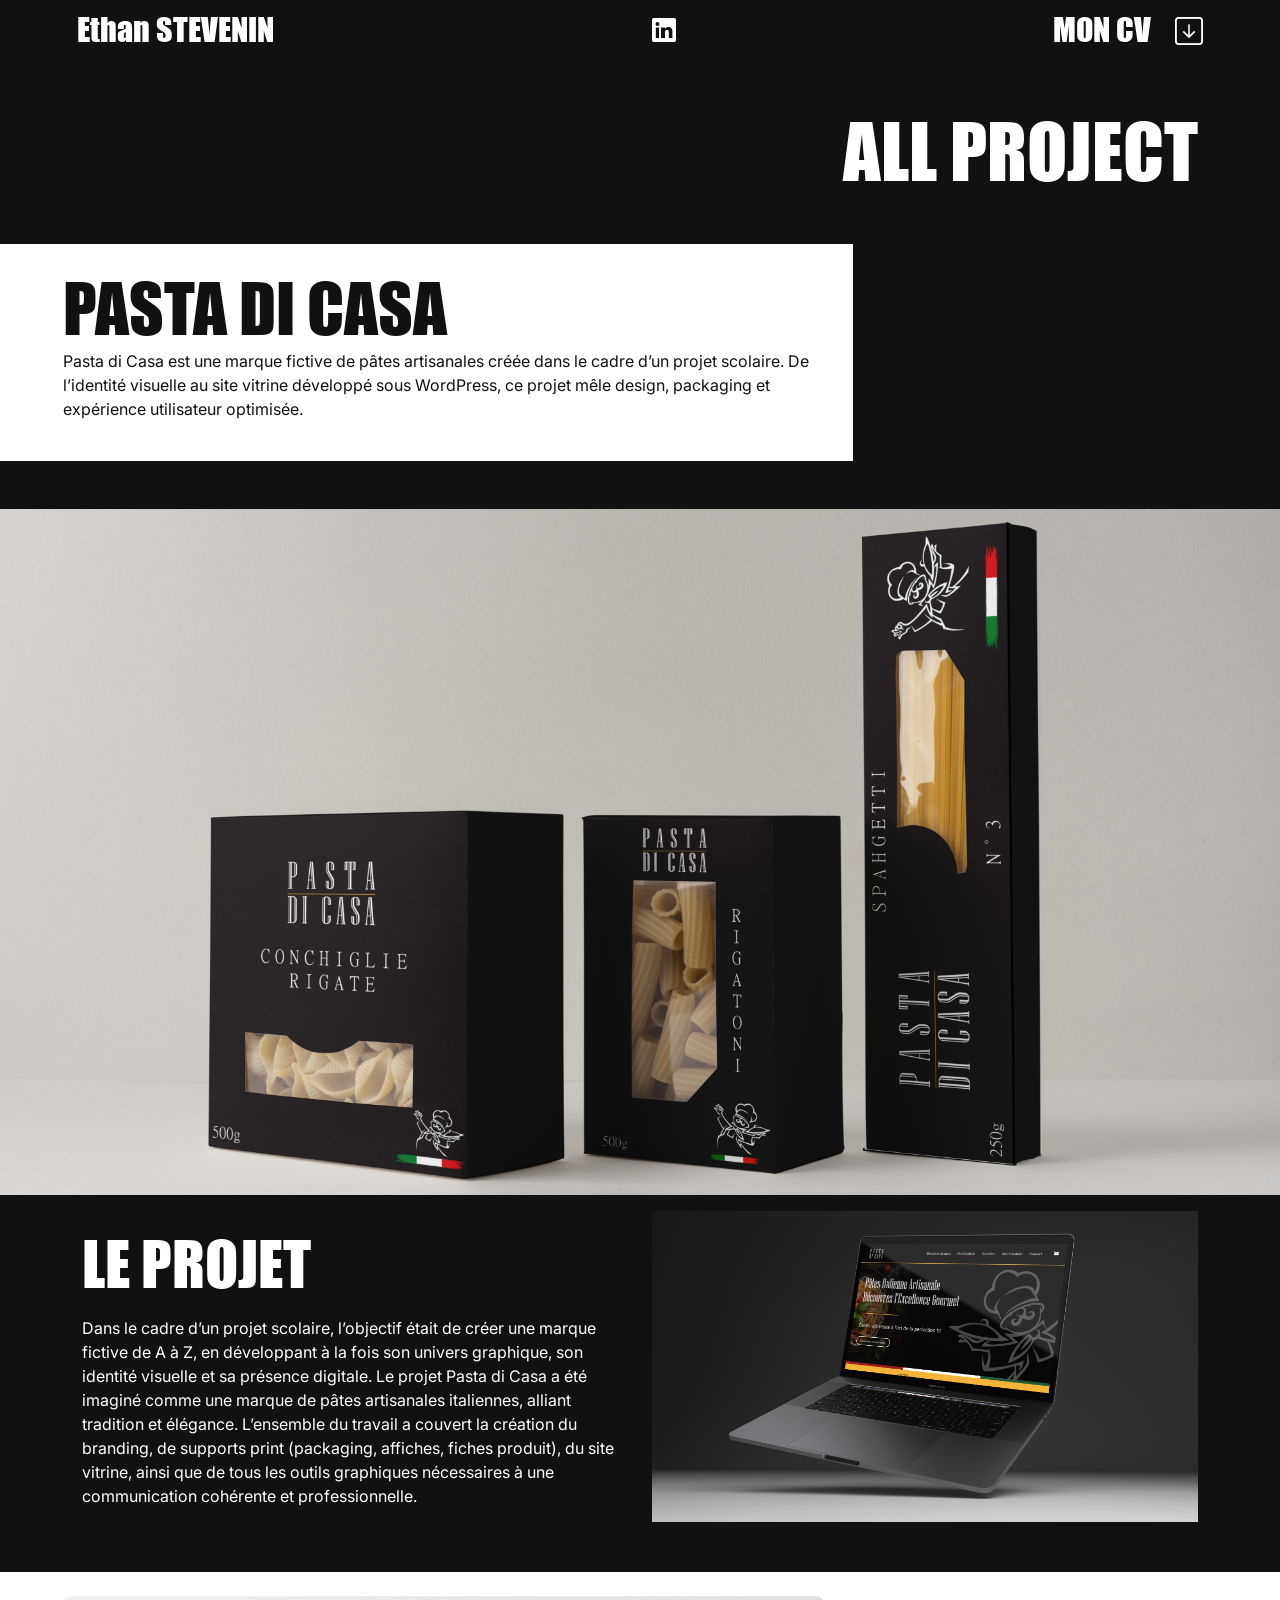
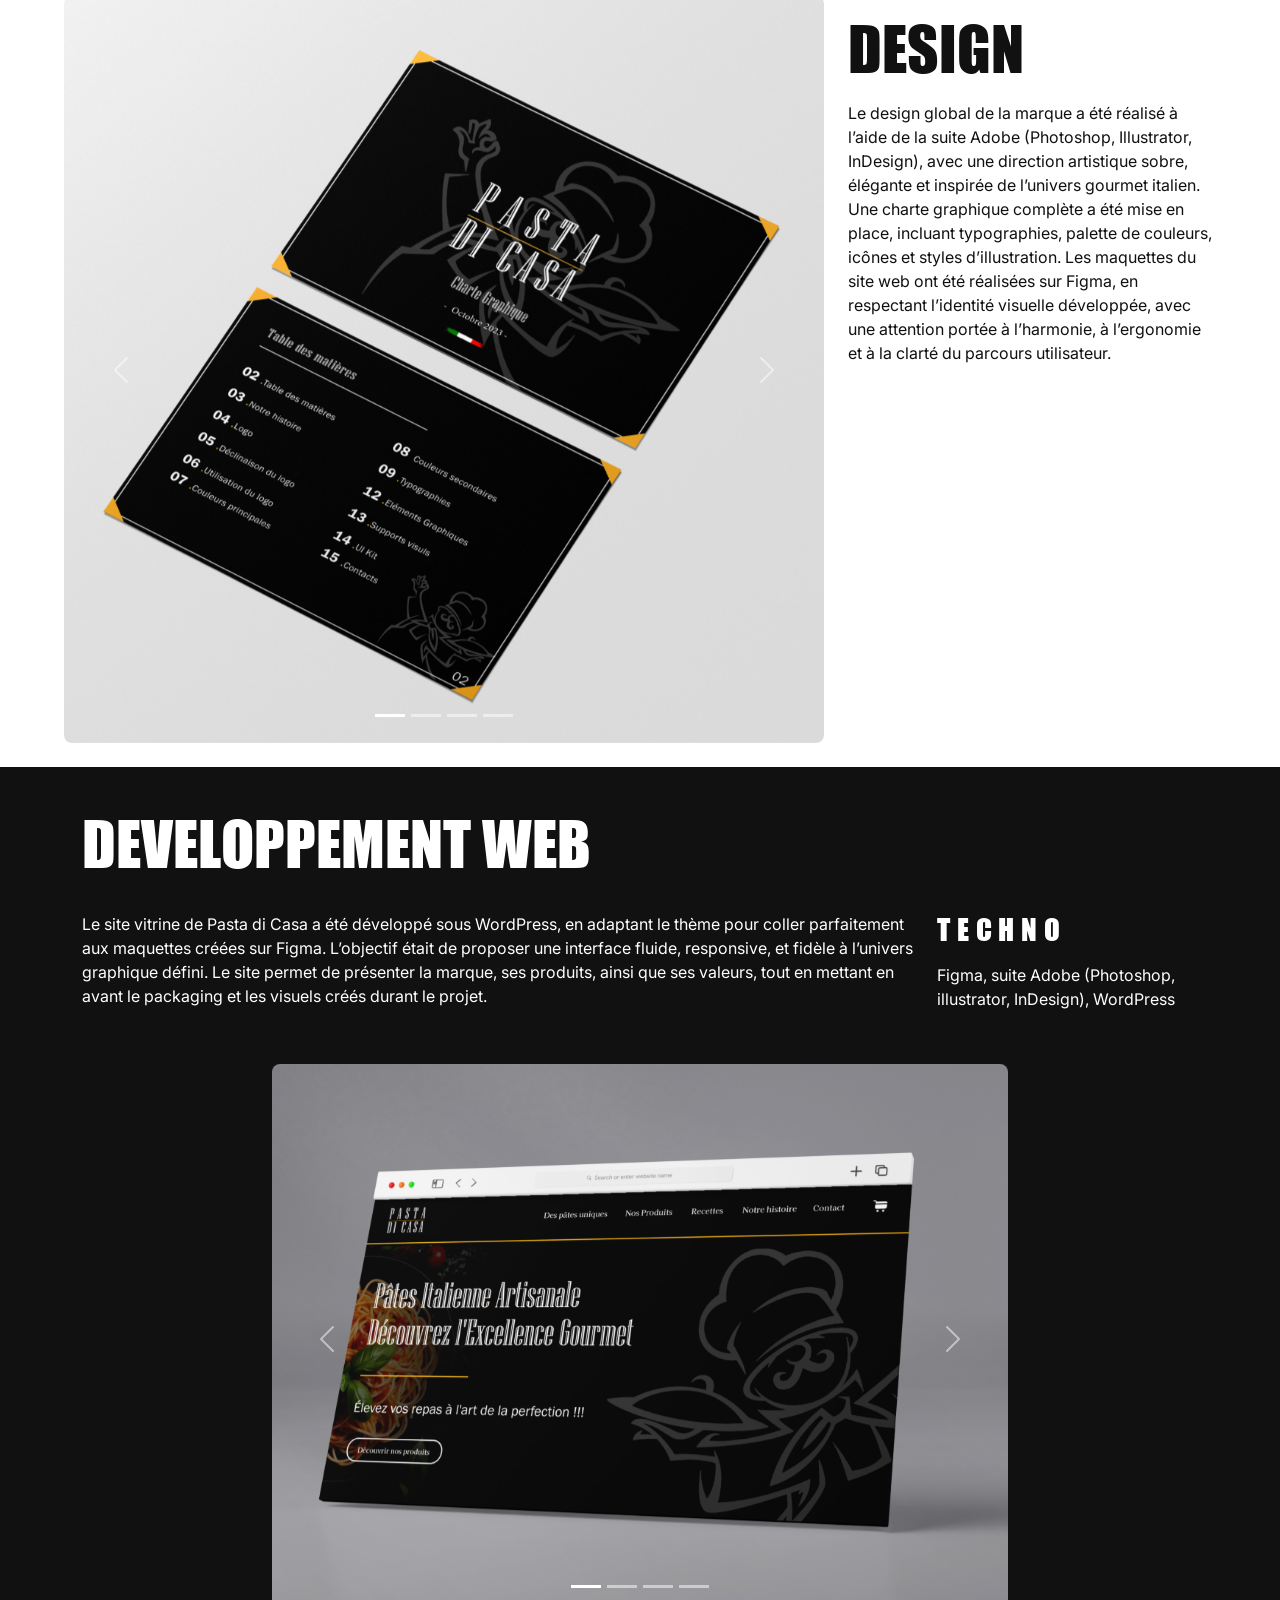
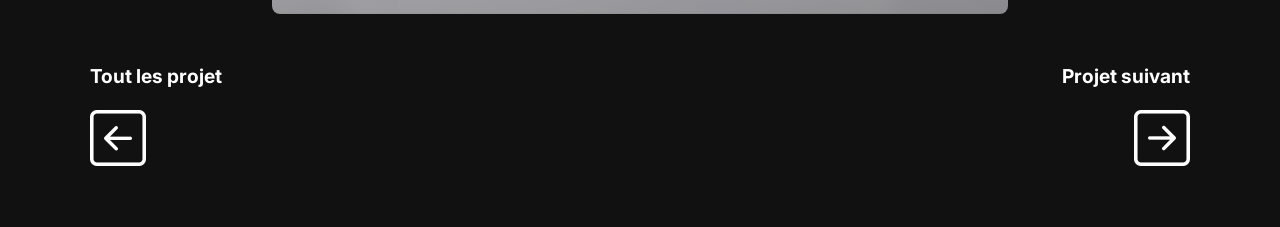
<file: portfolio/pastaDiCasa.html>
<!DOCTYPE html>
<html lang="fr">
<head>
  <meta charset="UTF-8">
  <meta name="viewport" content="width=device-width, initial-scale=1.0">
  <title>PastaDiCasa</title>
  <link rel="icon" type="image/png" href="images/logo-blanc.png">
  <link href="https://cdn.jsdelivr.net/npm/bootstrap@5.3.3/dist/css/bootstrap.min.css" rel="stylesheet" integrity="sha384-QWTKZyjpPEjISv5WaRU9OFeRpok6YctnYmDr5pNlyT2bRjXh0JMhjY6hW+ALEwIH" crossorigin="anonymous">
  <link href="https://cdn.jsdelivr.net/npm/bootstrap-icons/font/bootstrap-icons.css" rel="stylesheet">
  <link href="styleprojet.css" rel="stylesheet">
  <link rel="preconnect" href="https://fonts.googleapis.com">
  <link rel="preconnect" href="https://fonts.gstatic.com" crossorigin>
  <link href="https://fonts.googleapis.com/css2?family=Inter:ital,opsz,wght@0,14..32,100..900;1,14..32,100..900&display=swap" rel="stylesheet">
</head>
<body>



  <nav class="w-100 d-flex justify-content-between align-items-center ">
    <a href="index.html"><div class="nom">Ethan <span>STEVENIN</span></div></a>
    <div class="social-icons d-flex gap-3">
      <a href="https://www.linkedin.com/in/ethan-stevenin/" class="text-white fs-4"><i class="bi bi-linkedin"></i></a>
    </div>
    <div class="cv d-flex align-items-center gap-2">
      <span class="me-3">MON CV</span>
      <a href="documents/Ethan-Stevenin-CV.pdf" download="mon-cv.pdf" target="_blank">
        <i class="bi bi-arrow-down-square fs-3"></i>
      </a>
    </div>
  </nav>

  <div class="container">
    <div class="row">
      <div class="col-12 titre">
        <h1 class="text-end my-5">ALL PROJECT</h1>
      </div>
    </div>
  </div>

  <div class="container-fluid flex-grow-1 d-flex align-items-stretch mb-5">
    <div class="row flex-grow-1 w-100">
      <div class="col-md-8 d-flex flex-column justify-content-center align-items-start text-container">
        <div class="container">
          <div class="text-wrapper py-4">
            <h1 class="portfolio-text">PASTA DI CASA</h1>
            <p>Pasta di Casa est une marque fictive de pâtes artisanales créée dans le cadre d’un projet scolaire. De l’identité visuelle au site vitrine développé sous WordPress, ce projet mêle design, packaging et expérience utilisateur optimisée.</p>
          </div>
        </div>
      </div>
    </div>
  </div>

  <div class="container-fluid px-0 mb-3">
    <img src="images/3 mockup.png" alt="Description de l'image" class="img-fluid w-100">
  </div>

  <div class="container mb-5">
    <div class="row">
      <div class="col-md-6 titre">
        <h2 class="text-start my-3">LE PROJET</h2>
        <p>Dans le cadre d’un projet scolaire, l’objectif était de créer une marque fictive de A à Z, en développant à la fois son univers graphique, son identité visuelle et sa présence digitale.
          Le projet Pasta di Casa a été imaginé comme une marque de pâtes artisanales italiennes, alliant tradition et élégance. L’ensemble du travail a couvert la création du branding, de supports print (packaging, affiches, fiches produit), du site vitrine, ainsi que de tous les outils graphiques nécessaires à une communication cohérente et professionnelle.</p>
      </div>
      <div class="col-md-6 titre">
        <img src="mockup-pasta.png" alt="Description de l'image" class="img-fluid w-100">
      </div>
    </div>
  </div>

  <div class="container-fluid design pt-4 pb-4 mb-4">
    <div class="row">
        <div class="col-md-8 titre">
            <div id="carouselExampleIndicators" class="carousel slide">
                <div class="carousel-indicators">
                  <button type="button" data-bs-target="#carouselExampleIndicators" data-bs-slide-to="0" class="active" aria-current="true" aria-label="Slide 1"></button>
                  <button type="button" data-bs-target="#carouselExampleIndicators" data-bs-slide-to="1" aria-label="Slide 2"></button>
                  <button type="button" data-bs-target="#carouselExampleIndicators" data-bs-slide-to="2" aria-label="Slide 3"></button>
                  <button type="button" data-bs-target="#carouselExampleIndicators" data-bs-slide-to="3" aria-label="Slide 4"></button>
                </div>
                <div class="carousel-inner rounded-3">
                  <div class="carousel-item active">
                    <img src="images/pasta1-e1702306372346.png" class="d-block w-100" alt="...">
                  </div>
                  <div class="carousel-item">
                    <img src="images/pasta2-e1702307686555.png" class="d-block w-100" alt="...">
                  </div>
                  <div class="carousel-item">
                    <img src="images/pasta3-1-e1702307752379.png" class="d-block w-100" alt="...">
                  </div>
                  <div class="carousel-item">
                    <img src="images/pasta4-e1702309208736.png" class="d-block w-100" alt="...">
                  </div>
                </div>
                <button class="carousel-control-prev" type="button" data-bs-target="#carouselExampleIndicators" data-bs-slide="prev">
                  <span class="carousel-control-prev-icon" aria-hidden="true"></span>
                  <span class="visually-hidden">Previous</span>
                </button>
                <button class="carousel-control-next" type="button" data-bs-target="#carouselExampleIndicators" data-bs-slide="next">
                  <span class="carousel-control-next-icon" aria-hidden="true"></span>
                  <span class="visually-hidden">Next</span>
                </button>
              </div>
        </div>
      <div class="col-md-4 titre">
        <h2 class="text-start my-3">DESIGN</h2>
        <p>Le design global de la marque a été réalisé à l’aide de la suite Adobe (Photoshop, Illustrator, InDesign), avec une direction artistique sobre, élégante et inspirée de l’univers gourmet italien. Une charte graphique complète a été mise en place, incluant typographies, palette de couleurs, icônes et styles d’illustration.
          Les maquettes du site web ont été réalisées sur Figma, en respectant l’identité visuelle développée, avec une attention portée à l’harmonie, à l’ergonomie et à la clarté du parcours utilisateur.</p>
      </div>
    </div>
  </div>


  <div class="container mb-4">
    <div class="row titre">
        <h2 class="my-3">DEVELOPPEMENT WEB</h2>
        <div class="col-md-9 align-items-start my-3">
            <p>Le site vitrine de Pasta di Casa a été développé sous WordPress, en adaptant le thème pour coller parfaitement aux maquettes créées sur Figma. L’objectif était de proposer une interface fluide, responsive, et fidèle à l’univers graphique défini. Le site permet de présenter la marque, ses produits, ainsi que ses valeurs, tout en mettant en avant le packaging et les visuels créés durant le projet.</p>
        </div>
        <div class="col-md-3 align-items-start">
            <h3 class="my-3">TECHNO</h3>
            <p>Figma, suite Adobe (Photoshop, illustrator, InDesign), WordPress</p>
        </div>

    </div>
  </div>

  <div class="container">
    <div class="row d-flex justify-content-center align-items-center">
        <div class="col-md-8 titre">
          <div id="carouselPastaDiCasa" class="carousel slide rounded-4">
            <div class="carousel-indicators">
              <button type="button" data-bs-target="#carouselPastaDiCasa" data-bs-slide-to="0" class="active" aria-current="true" aria-label="Slide 1"></button>
              <button type="button" data-bs-target="#carouselPastaDiCasa" data-bs-slide-to="1" aria-label="Slide 2"></button>
              <button type="button" data-bs-target="#carouselPastaDiCasa" data-bs-slide-to="2" aria-label="Slide 3"></button>
              <button type="button" data-bs-target="#carouselPastaDiCasa" data-bs-slide-to="3" aria-label="Slide 4"></button>
            </div>
            <div class="carousel-inner rounded-3">
              <div class="carousel-item active">
                <img src="images/site1-2048x1530.png" class="d-block w-100" alt="...">
              </div>
              <div class="carousel-item">
                <img src="images/site2-2048x1530.png" class="d-block w-100" alt="...">
              </div>
              <div class="carousel-item">
                <img src="images/site3-2048x1530.png" class="d-block w-100" alt="...">
              </div>
              <div class="carousel-item">
                <img src="images/site4-2048x1530.png" class="d-block w-100" alt="...">
              </div>
            </div>
            <button class="carousel-control-prev" type="button" data-bs-target="#carouselPastaDiCasa" data-bs-slide="prev">
              <span class="carousel-control-prev-icon" aria-hidden="true"></span>
              <span class="visually-hidden">Previous</span>
            </button>
            <button class="carousel-control-next" type="button" data-bs-target="#carouselPastaDiCasa" data-bs-slide="next">
              <span class="carousel-control-next-icon" aria-hidden="true"></span>
              <span class="visually-hidden">Next</span>
            </button>
          </div>
        </div>
      </div>
  </div>

  <div class="container-fluid flex-grow-1 d-flex align-items-stretch mt-4 mb-5">
    <div class="row flex-grow-1 w-100">
        <div class="col-6 d-flex flex-column justify-content-center align-items-start text-white text-projet mt-4">
          <a href="projet.html"><p class="mb-1 fw-bold projet">Tout les projet</p></a>
          <a href="projet.html"><i class="bi bi-arrow-left-square icon-large"></i></a>      
        </div>
      <div class="col-6 d-flex flex-column justify-content-center align-items-end text-white text-projet mt-4">
        <a href="alibi.html"><p class="mb-1 fw-bold projet">Projet suivant</p></a>
        <a href="alibi.html"><i class="bi bi-arrow-right-square icon-large"></i></a>      
      </div>
    </div>
  </div>




  <script src="https://cdn.jsdelivr.net/npm/bootstrap@5.3.5/dist/js/bootstrap.bundle.min.js" integrity="sha384-k6d4wzSIapyDyv1kpU366/PK5hCdSbCRGRCMv+eplOQJWyd1fbcAu9OCUj5zNLiq" crossorigin="anonymous"></script>

</body>
</html>
</file>
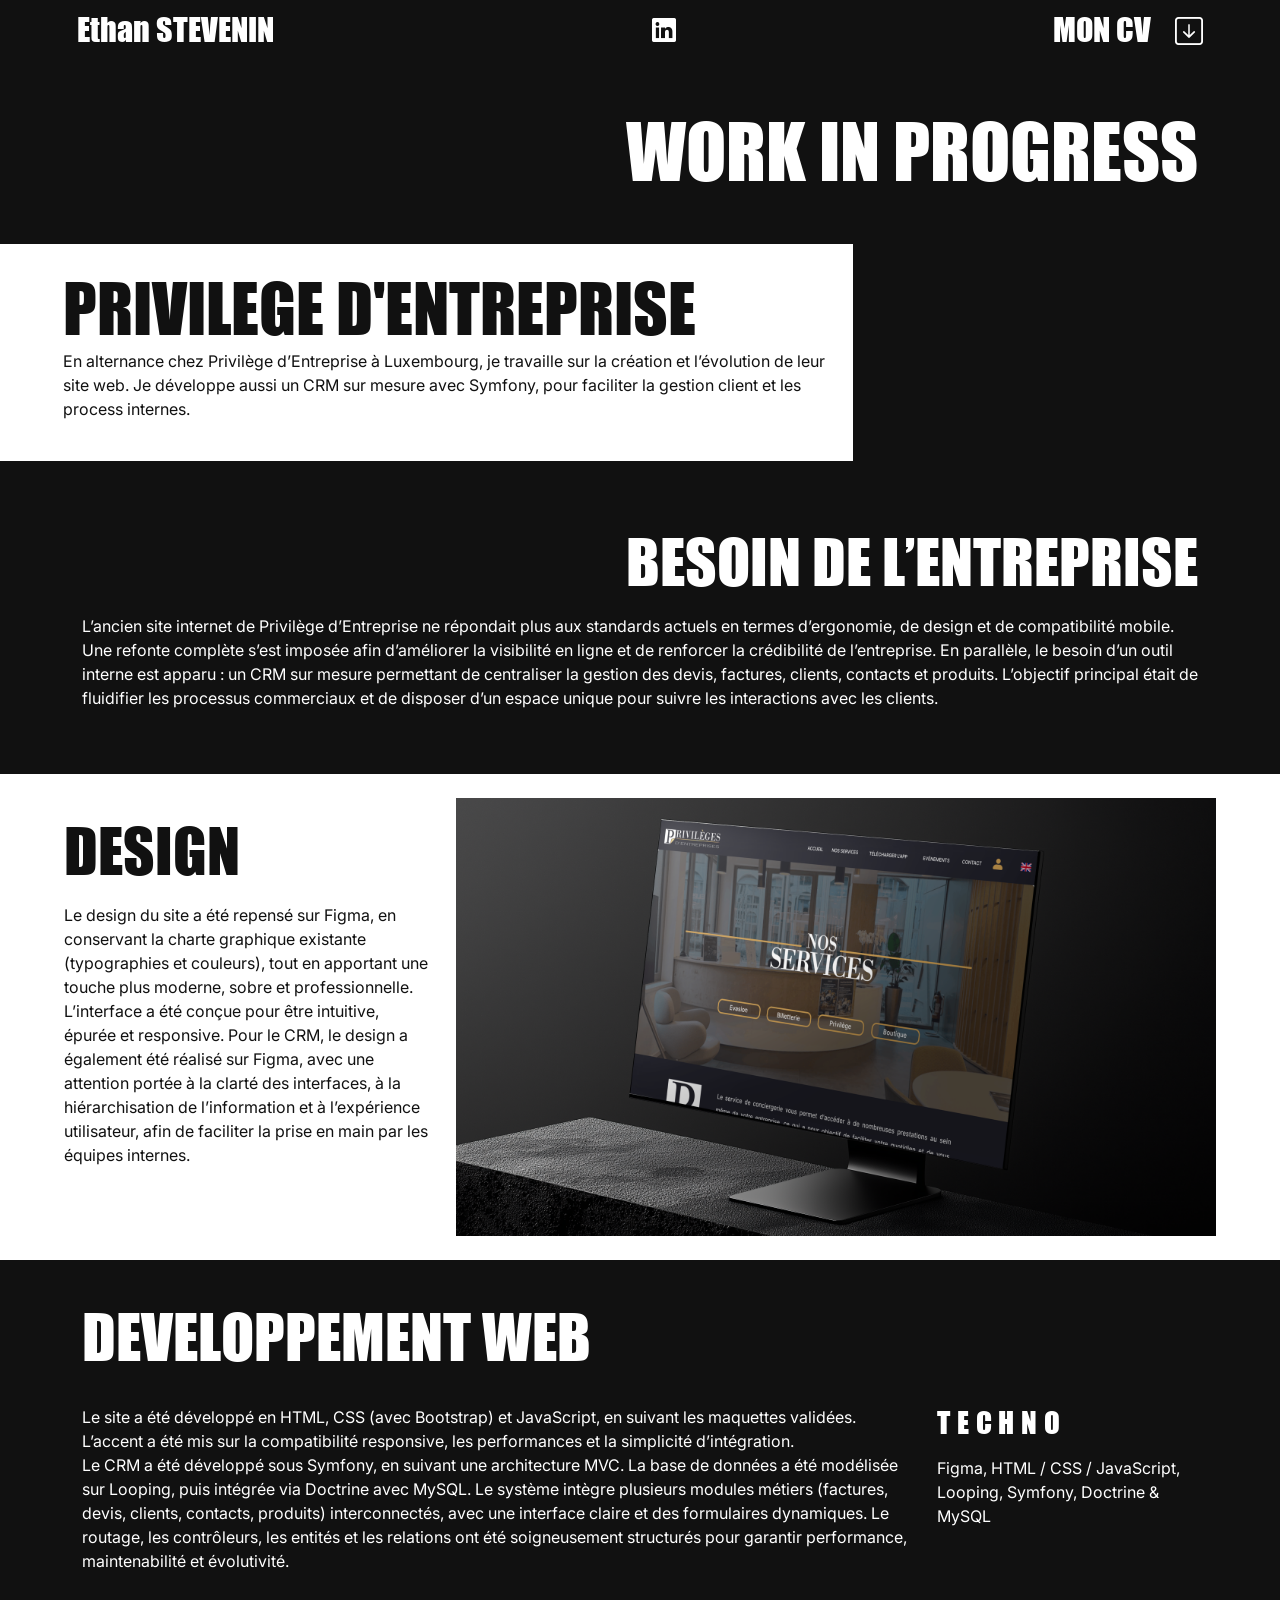
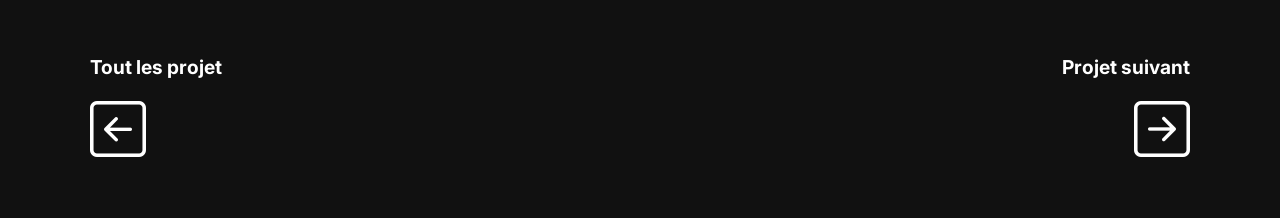
<file: portfolio/privilege.html>
<!DOCTYPE html>
<html lang="fr">
<head>
  <meta charset="UTF-8">
  <meta name="viewport" content="width=device-width, initial-scale=1.0">
  <title>Privilège d'entreprise</title>
  <link rel="icon" type="image/png" href="images/logo-blanc.png">
  <link href="https://cdn.jsdelivr.net/npm/bootstrap@5.3.3/dist/css/bootstrap.min.css" rel="stylesheet" integrity="sha384-QWTKZyjpPEjISv5WaRU9OFeRpok6YctnYmDr5pNlyT2bRjXh0JMhjY6hW+ALEwIH" crossorigin="anonymous">
  <link href="https://cdn.jsdelivr.net/npm/bootstrap-icons/font/bootstrap-icons.css" rel="stylesheet">
  <link href="styleprojet.css" rel="stylesheet">
  <link rel="preconnect" href="https://fonts.googleapis.com">
  <link rel="preconnect" href="https://fonts.gstatic.com" crossorigin>
  <link href="https://fonts.googleapis.com/css2?family=Inter:ital,opsz,wght@0,14..32,100..900;1,14..32,100..900&display=swap" rel="stylesheet">
</head>
<body>



  <nav class="w-100 d-flex justify-content-between align-items-center ">
    <a href="index.html"><div class="nom">Ethan <span>STEVENIN</span></div></a>
    <div class="social-icons d-flex gap-3">
      <a href="https://www.linkedin.com/in/ethan-stevenin/" class="text-white fs-4"><i class="bi bi-linkedin"></i></a>
    </div>
    <div class="cv d-flex align-items-center gap-2">
      <span class="me-3">MON CV</span>
      <a href="documents/Ethan-Stevenin-CV.pdf" download="mon-cv.pdf" target="_blank">
        <i class="bi bi-arrow-down-square fs-3"></i>
      </a>
    </div>
  </nav>

  <div class="container">
    <div class="row">
      <div class="col-12 titre">
        <h1 class="text-end my-5">WORK IN PROGRESS</h1>
      </div>
    </div>
  </div>

  <div class="container-fluid flex-grow-1 d-flex align-items-stretch mb-5">
    <div class="row flex-grow-1 w-100">
      <div class="col-md-8 d-flex flex-column justify-content-center align-items-start text-container">
        <div class="container">
          <div class="text-wrapper py-4">
            <h1 class="portfolio-text">PRIVILEGE D'ENTREPRISE</h1>
            <p>En alternance chez Privilège d’Entreprise à Luxembourg, je travaille sur la création et l’évolution de leur site web. Je développe aussi un CRM sur mesure avec Symfony, pour faciliter la gestion client et les process internes.</p>
          </div>
        </div>
      </div>
    </div>
  </div>

  <div class="container mb-4 pb-4">
    <div class="row titre">
        <h2 class="my-3 text-end">BESOIN DE L’ENTREPRISE</h2>
        <div class="col-12 align-items-start justify-content-center">
            <p>L’ancien site internet de Privilège d’Entreprise ne répondait plus aux standards actuels en termes d’ergonomie, de design et de compatibilité mobile. Une refonte complète s’est imposée afin d’améliorer la visibilité en ligne et de renforcer la crédibilité de l’entreprise.
              En parallèle, le besoin d’un outil interne est apparu : un CRM sur mesure permettant de centraliser la gestion des devis, factures, clients, contacts et produits. L’objectif principal était de fluidifier les processus commerciaux et de disposer d’un espace unique pour suivre les interactions avec les clients.</p>
        </div>
    </div>
  </div>

  <div class="container-fluid design pt-4 pb-4 mb-4">
    <div class="row">
      <div class="col-md-4 titre">
        <h2 class="text-start my-3">DESIGN</h2>
        <p>Le design du site a été repensé sur Figma, en conservant la charte graphique existante (typographies et couleurs), tout en apportant une touche plus moderne, sobre et professionnelle. L’interface a été conçue pour être intuitive, épurée et responsive.
          Pour le CRM, le design a également été réalisé sur Figma, avec une attention portée à la clarté des interfaces, à la hiérarchisation de l’information et à l’expérience utilisateur, afin de faciliter la prise en main par les équipes internes.</p>
      </div>
      <div class="col-md-8 titre">
        <img src="images/mockup-privilege.png" alt="Description de l'image" class=" w-100">
      </div>
    </div>
  </div>

  <div class="container mb-4">
    <div class="row titre">
        <h2 class="my-3">DEVELOPPEMENT WEB</h2>
        <div class="col-md-9 align-items-start my-3">
            <p>Le site a été développé en HTML, CSS (avec Bootstrap) et JavaScript, en suivant les maquettes validées. L’accent a été mis sur la compatibilité responsive, les performances et la simplicité d’intégration.<br>
              Le CRM a été développé sous Symfony, en suivant une architecture MVC. La base de données a été modélisée sur Looping, puis intégrée via Doctrine avec MySQL. Le système intègre plusieurs modules métiers (factures, devis, clients, contacts, produits) interconnectés, avec une interface claire et des formulaires dynamiques. Le routage, les contrôleurs, les entités et les relations ont été soigneusement structurés pour garantir performance, maintenabilité et évolutivité.</p>
        </div>
        <div class="col-md-3 align-items-start">
            <h3 class="my-3">TECHNO</h3>
            <p>Figma,

                HTML / CSS / JavaScript,
                
                Looping,
                
                Symfony, 
                
                Doctrine & MySQL 
        </p>
        </div>

    </div>
  </div>

  <div class="container-fluid flex-grow-1 d-flex align-items-stretch mt-4 mb-5">
    <div class="row flex-grow-1 w-100">
        <div class="col-6 d-flex flex-column justify-content-center align-items-start text-white text-projet mt-4">
          <a href="projet.html"><p class="mb-1 fw-bold projet">Tout les projet</p></a>
          <a href="projet.html"><i class="bi bi-arrow-left-square icon-large"></i></a>      
        </div>
      <div class="col-6 d-flex flex-column justify-content-center align-items-end text-white text-projet mt-4">
        <a href="audacieuses.html"><p class="mb-1 fw-bold projet">Projet suivant</p></a>
        <a href="audacieuses.html"><i class="bi bi-arrow-right-square icon-large"></i></a>      
      </div>
    </div>
  </div>












</body>
</html>
</file>
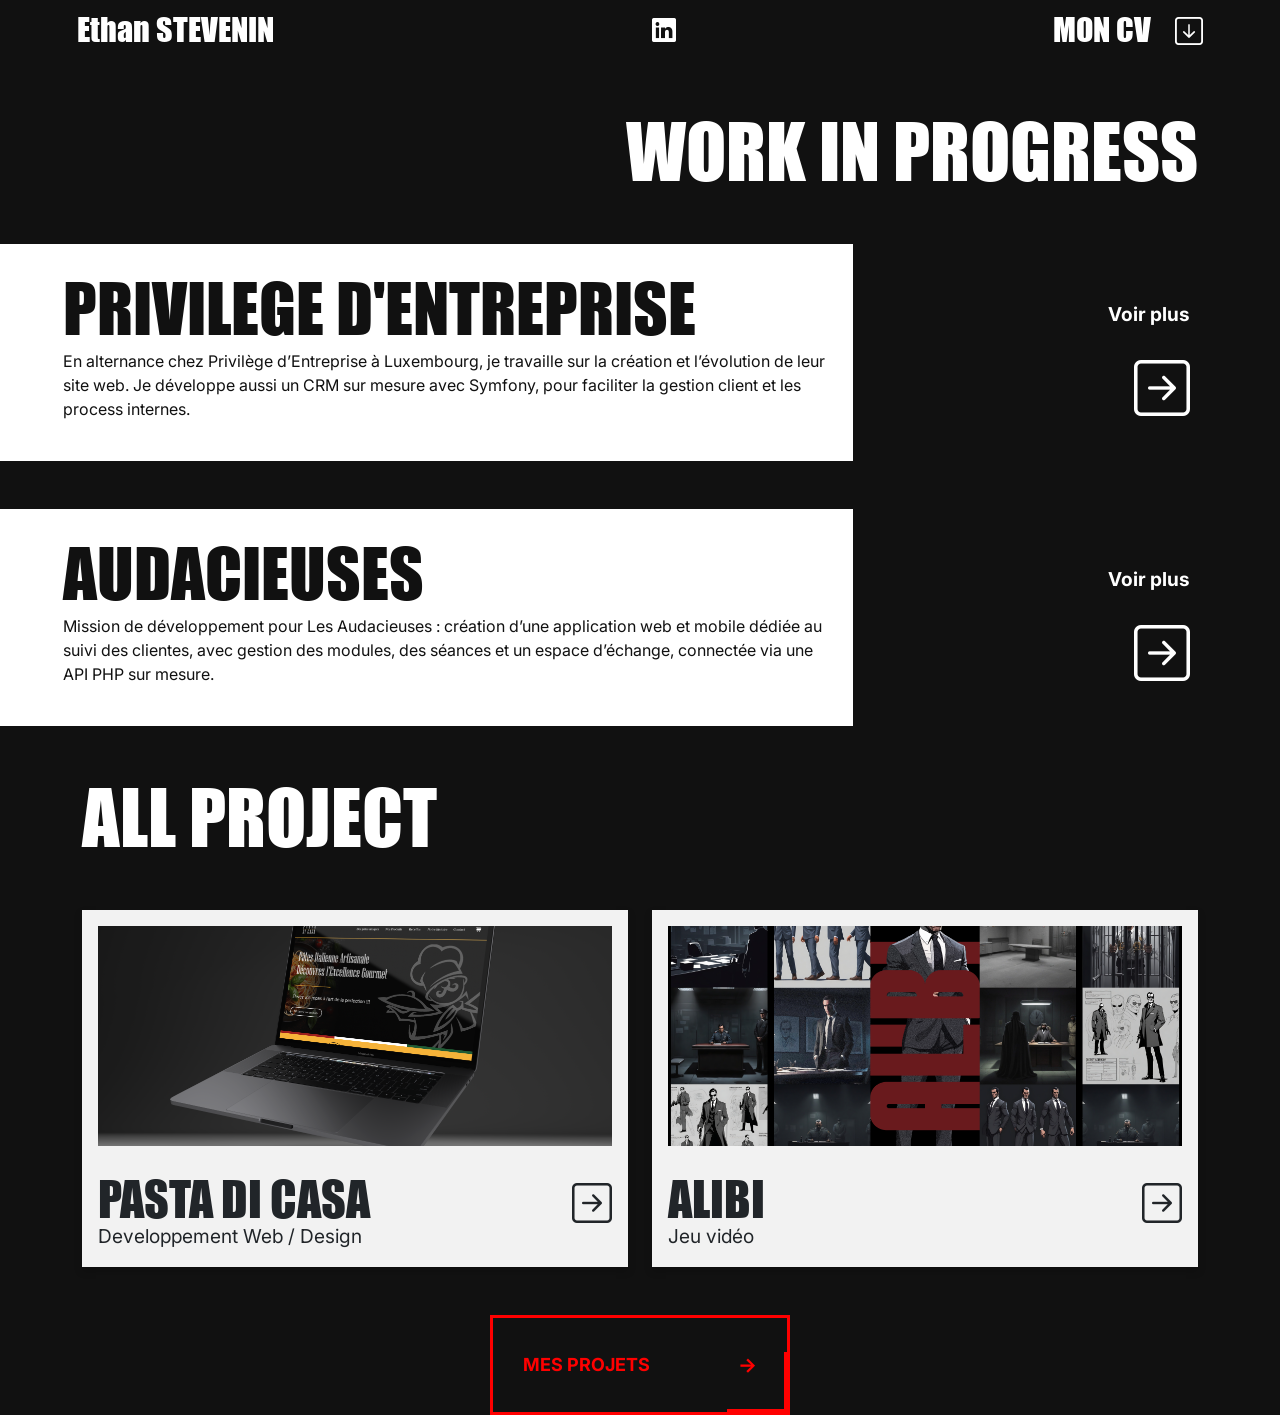
<file: portfolio/projet.html>
<!DOCTYPE html>
<html lang="fr">
<head>
  <meta charset="UTF-8">
  <meta name="viewport" content="width=device-width, initial-scale=1.0">
  <title>Mes Projets</title>
  <link rel="icon" type="image/png" href="images/logo-blanc.png">
  <link href="https://cdn.jsdelivr.net/npm/bootstrap@5.3.3/dist/css/bootstrap.min.css" rel="stylesheet" integrity="sha384-QWTKZyjpPEjISv5WaRU9OFeRpok6YctnYmDr5pNlyT2bRjXh0JMhjY6hW+ALEwIH" crossorigin="anonymous">
  <link href="https://cdn.jsdelivr.net/npm/bootstrap-icons/font/bootstrap-icons.css" rel="stylesheet">
  <link href="styleprojet.css" rel="stylesheet">
  <link rel="preconnect" href="https://fonts.googleapis.com">
  <link rel="preconnect" href="https://fonts.gstatic.com" crossorigin>
  <link href="https://fonts.googleapis.com/css2?family=Inter:ital,opsz,wght@0,14..32,100..900;1,14..32,100..900&display=swap" rel="stylesheet">
</head>
<body>



  <nav class="w-100 d-flex justify-content-between align-items-center ">
    <a href="index.html"><div class="nom">Ethan <span>STEVENIN</span></div></a>
    <div class="social-icons d-flex gap-3">
      <a href="https://www.linkedin.com/in/ethan-stevenin/" class="text-white fs-4"><i class="bi bi-linkedin"></i></a>
    </div>
    <div class="cv d-flex align-items-center gap-2">
      <span class="me-3">MON CV</span>
      <a href="documents/Ethan-Stevenin-CV.pdf" download="mon-cv.pdf" target="_blank">
        <i class="bi bi-arrow-down-square fs-3"></i>
      </a>
    </div>
  </nav>

  <div class="container">
    <div class="row">
      <div class="col-12 titre">
        <h1 class="text-end my-5">WORK IN PROGRESS</h1>
      </div>
    </div>
  </div>

  <div class="container-fluid flex-grow-1 d-flex align-items-stretch mb-5">
    <div class="row flex-grow-1 w-100">
      <div class="col-md-8 d-flex flex-column justify-content-center align-items-start text-container">
        <div class="container">
          <div class="text-wrapper py-4">
            <h1 class="portfolio-text">PRIVILEGE D'ENTREPRISE</h1>
            <p>En alternance chez Privilège d’Entreprise à Luxembourg, je travaille sur la création et l’évolution de leur site web. Je développe aussi un CRM sur mesure avec Symfony, pour faciliter la gestion client et les process internes.</p>
          </div>
        </div>
      </div>
      <div class="col-md-4 d-flex flex-column justify-content-center align-items-end text-white text-projet">
        <p class="mb-md-3 mb-0 mt-4 fw-bold projet">Voir plus</p>
        <a href="privilege.html"><i class="bi bi-arrow-right-square icon-large"></i></a>      
      </div>
    </div>
  </div>

  <div class="container-fluid flex-grow-1 d-flex align-items-stretch">
    <div class="row flex-grow-1 w-100">
      <div class="col-md-8 d-flex flex-column justify-content-center align-items-start text-container">
        <div class="container">
          <div class="text-wrapper py-4">
            <h1 class="portfolio-text">AUDACIEUSES</h1>
            <p>Mission de développement pour Les Audacieuses : création d’une application web et mobile dédiée au suivi des clientes, avec gestion des modules, des séances et un espace d’échange, connectée via une API PHP sur mesure.</p>
          </div>
        </div>
      </div>
      <div class="col-md-4 d-flex flex-column justify-content-center align-items-end text-white text-projet">
        <p class="mb-md-3 mb-0 mt-4 fw-bold projet">Voir plus</p>
        <a href="audacieuses.html"><i class="bi bi-arrow-right-square icon-large"></i></a>      
      </div>
    </div>
  </div>

  <div class="container">
    <div class="row">
      <div class="col-12 titre">
        <h1 class="text-start my-5">ALL PROJECT</h1>
      </div>
    </div>
  </div>

  <div class="container mb-5">
    <div class="row justify-content-center g-4">
      <div class="col-md-6">
        <div class="card card-custom">
          <img src="mockup-pasta.png" class="card-img-top" alt="Laptop Image">
          <div class="card-title text-uppercase">
            Pasta Di Casa
            <a href="pastaDiCasa.html"><i class="bi bi-arrow-right-square fs-1 text-dark"></i></a>
          </div>
          <p class="text-start">Developpement Web / Design</p>
        </div>
      </div>

      <div class="col-md-6">
        <div class="card card-custom">
          <img src="images/MOODBOARD-alibi.png" class="card-img-top" alt="Laptop Image">
          <div class="card-title text-uppercase">
            alibi
            <a href="alibi.html"><i class="bi bi-arrow-right-square fs-1 text-dark"></i></a>
          </div>
          <p class="text-start">Jeu vidéo</p>
        </div>
      </div>
    </div>
  </div>

  <div class="button-container">
    <a href="projet.html" class="custom-button">
      <span class="button-text">MES PROJETS</span>
      <span class="button-arrow">→</span>
    </a>
  </div>

  

  <!-- <div class="container mb-5">
    <div class="row justify-content-center g-4">
      <div class="col-md-6">
        <div class="card card-custom">
          <img src="mockup-pasta.png" class="card-img-top" alt="Laptop Image">
          <div class="card-title text-uppercase">
            Pasta Di Casa
            <a href=""><i class="bi bi-arrow-right-square fs-1 text-dark"></i></a>
          </div>
        </div>
      </div>

      <div class="col-md-6">
        <div class="card card-custom">
          <img src="mockup-pasta.png" class="card-img-top" alt="Laptop Image">
          <div class="card-title text-uppercase">
            Pasta Di Casa
            <a href=""><i class="bi bi-arrow-right-square fs-1 text-dark"></i></a>
          </div>
        </div>
      </div>
    </div>
  </div> -->

</body>
</html>
</file>
<file: style.css>
@font-face {
  font-family: 'ImpactLocal';
  src: url('./font/impact.woff2') format('woff2'), /* Format moderne */
       url('./font/impact.woff') format('woff'),   /* Format alternatif */
       url('./font/impact.ttf') format('truetype'); /* Format de secours */
  font-weight: normal;
  font-style: normal;
}


html, body {
  margin: 0;
  padding: 0;
  height: 100%;
  overflow: hidden;
}

body {
  background-color: #111111;
  font-family: 'ImpactLocal',  sans-serif;
}

.ligne1 {
  height: calc(100vh - 60px); /* hauteur de l'écran - footer */
  overflow: hidden;
}

.projet{
  font-size: 2.5rem;
  font-family: "Inter", sans-serif;
}

.text-projet{
  padding-right: 4vw;
}


.text-container {
  background-color: #ffffff;
  color: #111111;
  padding-left: 4vw;
}

.text-wrapper {
  width: 100%;
  display: flex;
  flex-direction: column;
  align-items: stretch;
}

.text-wrapper h1 {
  margin: 0;
}

.text-wrapper h2 {
  margin-top: -25px;
}

.portfolio-text {
  font-size: calc(10vw + 1rem);
  white-space: nowrap;
  text-align: left;
  width: 100%;
  letter-spacing: calc((65vw - 9ch) / 8);
}

.developpeur-text {
  font-size: calc(8vw + 0.5rem);
  white-space: nowrap;
  text-align: left;
  width: 100%;
  letter-spacing: calc((51vw - 9ch) / 8);
}

.full-container {
  color: #ffffff;
}

.fullstack-text {
  font-size: 21vw;
  white-space: nowrap;
  text-align: center;
  width: 100%;
  overflow: hidden;
}

.footer-fixed {
  position: fixed;
  bottom: 0;
  left: 0;
  right: 0;
  height: 60px;
  padding-left: 4vW;
  padding-right: 4vW;
  color: white;
  z-index: 1000;
  font-family: 'ImpactLocal',  sans-serif;
}

.nom {
  font-size: 2rem;
}



.cv span {
  font-size: 2rem;

}


.icon-large {
  font-size: 4rem; /* Ajustez la taille selon vos besoins */
}

a{
  text-decoration: none;
  color: #ffffff;
}


/* Breakpoints mobiles et tablettes */
@media (max-width: 992px) {

  .ligne1 {
    padding-bottom: 70px; /* Pour éviter que FULL STACK soit collé ou masqué par le footer */
    overflow: visible;
  }


  .portfolio-text {
    font-size: calc(9vw + 1rem);
    letter-spacing: normal;
    text-align: center;
  }

  .developpeur-text {
    font-size: calc(7vw + 0.5rem);
    letter-spacing: normal;
    text-align: center;
  }

  .text-container {
    align-items: center;
    padding-left: 2vw;
    padding-right: 2vw;
    text-align: center;
  }

  .text-projet {
    align-items: center !important;
    text-align: center;
    padding: 0;
  }

  .projet {
    font-size: 1.8rem;
  }

  .icon-large {
    font-size: 2.8rem;
  }

  .fullstack-text {
    font-size: 18vw;
    text-align: center;
  }

  .footer-fixed {
    flex-direction: column;
    justify-content: center;
    text-align: center;
    height: auto;
    padding: 10px 0;
    gap: 8px;
  }

  .cv span {
    font-size: 1.5rem;
  }

  .nom {
    font-size: 1.5rem;
  }

  .social-icons {
    justify-content: center;
  }
  
}

@media (max-width: 576px) {
  .portfolio-text {
    font-size: 12vw;
  }

  .developpeur-text {
    font-size: 10vw;
  }

  .projet {
    font-size: 1.5rem;
  }

  .icon-large {
    font-size: 2.5rem;
  }

  .fullstack-text {
    font-size: 22vw;
  }

  .text-wrapper h1 {
    margin: 0;
  }
  
  .text-wrapper h2 {
    margin-top: 10px;
  }

  .fullstack-text {
    font-size: 17vw;
  }
}



.titre h1{
  color: #ffffff;
  font-size: 5.7rem;
}


/* Cible uniquement le SVG */
svg:hover {
  background-color: orange;
}
</file>
<file: portfolio/style.css>
@font-face {
  font-family: 'ImpactLocal';
  src: url('./font/impact.woff2') format('woff2'), /* Format moderne */
       url('./font/impact.woff') format('woff'),   /* Format alternatif */
       url('./font/impact.ttf') format('truetype'); /* Format de secours */
  font-weight: normal;
  font-style: normal;
}


html, body {
  margin: 0;
  padding: 0;
  height: 100%;
  overflow: hidden;
}

body {
  background-color: #111111;
  font-family: 'ImpactLocal',  sans-serif;
}

.ligne1 {
  height: calc(100vh - 60px); /* hauteur de l'écran - footer */
  overflow: hidden;
}

.projet{
  font-size: 2.5rem;
  font-family: "Inter", sans-serif;
}

.text-projet{
  padding-right: 4vw;
}


.text-container {
  background-color: #ffffff;
  color: #111111;
  padding-left: 4vw;
}

.text-wrapper {
  width: 100%;
  display: flex;
  flex-direction: column;
  align-items: stretch;
}

.text-wrapper h1 {
  margin: 0;
}

.text-wrapper h2 {
  margin-top: -25px;
}

.portfolio-text {
  font-size: calc(10vw + 1rem);
  white-space: nowrap;
  text-align: left;
  width: 100%;
  letter-spacing: calc((65vw - 9ch) / 8);
}

.developpeur-text {
  font-size: calc(8vw + 0.5rem);
  white-space: nowrap;
  text-align: left;
  width: 100%;
  letter-spacing: calc((51vw - 9ch) / 8);
}

.full-container {
  color: #ffffff;
}

.fullstack-text {
  font-size: 21vw;
  white-space: nowrap;
  text-align: center;
  width: 100%;
  overflow: hidden;
}

.footer-fixed {
  position: fixed;
  bottom: 0;
  left: 0;
  right: 0;
  height: 60px;
  padding-left: 4vW;
  padding-right: 4vW;
  color: white;
  z-index: 1000;
  font-family: 'ImpactLocal',  sans-serif;
}

.nom {
  font-size: 2rem;
}



.cv span {
  font-size: 2rem;

}


.icon-large {
  font-size: 4rem; /* Ajustez la taille selon vos besoins */
}

a{
  text-decoration: none;
  color: #ffffff;
}


/* Breakpoints mobiles et tablettes */
@media (max-width: 992px) {

  .ligne1 {
    padding-bottom: 70px; /* Pour éviter que FULL STACK soit collé ou masqué par le footer */
    overflow: visible;
  }


  .portfolio-text {
    font-size: calc(9vw + 1rem);
    letter-spacing: normal;
    text-align: center;
  }

  .developpeur-text {
    font-size: calc(7vw + 0.5rem);
    letter-spacing: normal;
    text-align: center;
  }

  .text-container {
    align-items: center;
    padding-left: 2vw;
    padding-right: 2vw;
    text-align: center;
  }

  .text-projet {
    align-items: center !important;
    text-align: center;
    padding: 0;
  }

  .projet {
    font-size: 1.8rem;
  }

  .icon-large {
    font-size: 2.8rem;
  }

  .fullstack-text {
    font-size: 18vw;
    text-align: center;
  }

  .footer-fixed {
    flex-direction: column;
    justify-content: center;
    text-align: center;
    height: auto;
    padding: 10px 0;
    gap: 8px;
  }

  .cv span {
    font-size: 1.5rem;
  }

  .nom {
    font-size: 1.5rem;
  }

  .social-icons {
    justify-content: center;
  }
  
}

@media (max-width: 576px) {
  .portfolio-text {
    font-size: 12vw;
  }

  .developpeur-text {
    font-size: 10vw;
  }

  .projet {
    font-size: 1.5rem;
  }

  .icon-large {
    font-size: 2.5rem;
  }

  .fullstack-text {
    font-size: 22vw;
  }

  .text-wrapper h1 {
    margin: 0;
  }
  
  .text-wrapper h2 {
    margin-top: 10px;
  }

  .fullstack-text {
    font-size: 17vw;
  }
}



.titre h1{
  color: #ffffff;
  font-size: 5.7rem;
}
</file>
<file: styleprojet.css>
@font-face {
    font-family: 'ImpactLocal';
    src: url('./font/impact.woff2') format('woff2'), /* Format moderne */
         url('./font/impact.woff') format('woff'),   /* Format alternatif */
         url('./font/impact.ttf') format('truetype'); /* Format de secours */
    font-weight: normal;
    font-style: normal;
  }
  
  

  
  body {
    background-color: #111111;
    font-family: 'ImpactLocal',  sans-serif;
  }
  

  .titre h1{
    color: #ffffff;
    font-size: calc(2vw + 3rem);
  }

  .titre h2{
    color: #ffffff;
    font-size: calc(1vw + 3rem);
  }

  .titre h3{
    color: #ffffff;
    font-size: calc(1vw + 1rem);
    letter-spacing: calc((8vw - 3ch) / 8);
  }

  .titre p{
    color: #ffffff;
    font-family: "Inter", sans-serif;
  }

  .design{
    background-color: #ffffff;
    padding-left: 5vw;
    padding-right: 5vw;
  }

  .design h2,.design p{
    color: #111111;

  }


  .projet{
    font-size: 1.2rem;
    font-family: "Inter", sans-serif;
  }
  
  .text-projet{
    padding-right: 7vw;
    padding-left: 7vw;
  }
  
  
  .text-container {
    background-color: #ffffff;
    color: #111111;
    padding-left: 4vw;
  }
  
  .text-wrapper {
    width: 100%;
    display: flex;
    flex-direction: column;
    align-items: stretch;
  }
  
  .text-wrapper h1 {
    margin: 0;
  }

  .text-wrapper p {
    font-family: "Inter", sans-serif;
  }
  
  .text-wrapper h2 {
    margin-top: -25px;
  }
  
  .portfolio-text {
    font-size: calc(4vw + 1rem);
    white-space: nowrap;
    text-align: left;
    width: 100%;

  }
  
  .developpeur-text {
    font-size: calc(8vw + 0.5rem);
    white-space: nowrap;
    text-align: left;
    width: 100%;
    letter-spacing: calc((51vw - 9ch) / 8);
  }


  .icon-large {
    font-size: 3.5rem; /* Ajustez la taille selon vos besoins */
  }
  
  a{
    text-decoration: none;
    color: #ffffff;
  }
  

  .card-custom {
    background-color: #f2f2f2;
    padding: 1rem;
    border: none;
    box-shadow: 0 4px 8px rgba(0, 0, 0, 0.2);
    text-align: center;
    border-radius: 0px;
  }

  .card-img-top {
    width: 100%;
    height: 220px; /* fixe une hauteur pour uniformiser */
    object-fit: cover; /* adapte l’image pour couvrir la zone */
    border-radius: 0px;
  }

  .card-title {
    font-size: 3rem;
    margin-top: 1rem;
    display: flex;
    justify-content: space-between; /* Change alignement horizontal */
    align-items: center;
    gap: 1rem;
}

.card p{
    font-size: 1.2rem;
    font-family: "Inter", sans-serif;
    margin: 0px;
    margin-top: -20px;

}

nav {
    height: 60px;
    padding-left: 6vw;
    padding-right: 6vw;
    color: white;
    z-index: 1000;
    font-family: 'ImpactLocal', sans-serif;
    display: flex; /* Utilise Flexbox pour aligner les éléments */
    justify-content: space-between; /* Espace entre les éléments */
    align-items: center; /* Aligne verticalement les éléments */
    flex-wrap: nowrap; /* Empêche les éléments de passer à la ligne */
}

.nom {
    font-size: 2rem;
    white-space: nowrap; /* Empêche le texte de se couper */
}

.cv span {
    font-size: 2rem;
    white-space: nowrap; /* Empêche le texte de se couper */
}

.vertical-text {
    writing-mode: vertical-rl; /* Positionne le texte verticalement */
    transform: rotate(180deg); /* Inverse la direction si nécessaire */
    text-align: center; /* Centre le texte verticalement */
  }

  .border-image {
    border: 10px solid white; /* Bordure blanche épaisse */
  }

@media (max-width: 768px) {
    .footer-fixed {
        padding-left: 2vw;
        padding-right: 2vw;
    }

    .nom {
        font-size: 1.5rem; /* Réduit la taille de la police */
    }

    .cv span {
        font-size: 1.5rem; /* Réduit la taille de la police */
    }

    .card-title {
        font-size: 2rem; /* Réduit la taille de la police */
    }
    .projet{
        font-size: 1.2rem;
      }

      .icon-large {
        font-size: 3rem; /* Ajustez la taille selon vos besoins */
      }
}

@media (max-width: 576px) {
    .footer-fixed {
        padding-left: 1vw;
        padding-right: 1vw;
    }

    .nom {
        font-size: 1.2rem; /* Réduction supplémentaire pour très petits écrans */
    }

    .cv span {
        font-size: 1.2rem; /* Réduction supplémentaire pour très petits écrans */
    }

    .card-title {
        font-size: 1.8rem; /* Réduction supplémentaire pour très petits écrans */
    }

    .projet{
        font-size: 1rem;
      }

      .icon-large {
        font-size: 2.5rem; /* Ajustez la taille selon vos besoins */
      }

}


.img-cover {
    object-fit: cover; /* Permet à l'image de couvrir son conteneur */
  }
</file>
<file: portfolio/styleprojet.css>
@font-face {
    font-family: 'ImpactLocal';
    src: url('./font/impact.woff2') format('woff2'), /* Format moderne */
         url('./font/impact.woff') format('woff'),   /* Format alternatif */
         url('./font/impact.ttf') format('truetype'); /* Format de secours */
    font-weight: normal;
    font-style: normal;
  }
  
  

  
  body {
    background-color: #111111;
    font-family: 'ImpactLocal',  sans-serif;
  }
  

  .titre h1{
    color: #ffffff;
    font-size: calc(2vw + 3rem);
  }

  .titre h2{
    color: #ffffff;
    font-size: calc(1vw + 3rem);
  }

  .titre h3{
    color: #ffffff;
    font-size: calc(1vw + 1rem);
    letter-spacing: calc((8vw - 3ch) / 8);
  }

  .titre p{
    color: #ffffff;
    font-family: "Inter", sans-serif;
  }

  .design{
    background-color: #ffffff;
    padding-left: 5vw;
    padding-right: 5vw;
  }

  .design h2,.design p{
    color: #111111;

  }


  .projet{
    font-size: 1.2rem;
    font-family: "Inter", sans-serif;
  }
  
  .text-projet{
    padding-right: 7vw;
    padding-left: 7vw;
  }
  
  
  .text-container {
    background-color: #ffffff;
    color: #111111;
    padding-left: 4vw;
  }
  
  .text-wrapper {
    width: 100%;
    display: flex;
    flex-direction: column;
    align-items: stretch;
  }
  
  .text-wrapper h1 {
    margin: 0;
  }

  .text-wrapper p {
    font-family: "Inter", sans-serif;
  }
  
  .text-wrapper h2 {
    margin-top: -25px;
  }
  
  .portfolio-text {
    font-size: calc(4vw + 1rem);
    white-space: nowrap;
    text-align: left;
    width: 100%;

  }
  
  .developpeur-text {
    font-size: calc(8vw + 0.5rem);
    white-space: nowrap;
    text-align: left;
    width: 100%;
    letter-spacing: calc((51vw - 9ch) / 8);
  }


  .icon-large {
    font-size: 3.5rem; /* Ajustez la taille selon vos besoins */
  }
  
  a{
    text-decoration: none;
    color: #ffffff;
  }
  

  .card-custom {
    background-color: #f2f2f2;
    padding: 1rem;
    border: none;
    box-shadow: 0 4px 8px rgba(0, 0, 0, 0.2);
    text-align: center;
    border-radius: 0px;
  }

  .card-img-top {
    width: 100%;
    height: 220px; /* fixe une hauteur pour uniformiser */
    object-fit: cover; /* adapte l’image pour couvrir la zone */
    border-radius: 0px;
  }

  .card-title {
    font-size: 3rem;
    margin-top: 1rem;
    display: flex;
    justify-content: space-between; /* Change alignement horizontal */
    align-items: center;
    gap: 1rem;
}

.card p{
    font-size: 1.2rem;
    font-family: "Inter", sans-serif;
    margin: 0px;
    margin-top: -20px;

}

nav {
    height: 60px;
    padding-left: 6vw;
    padding-right: 6vw;
    color: white;
    z-index: 1000;
    font-family: 'ImpactLocal', sans-serif;
    display: flex; /* Utilise Flexbox pour aligner les éléments */
    justify-content: space-between; /* Espace entre les éléments */
    align-items: center; /* Aligne verticalement les éléments */
    flex-wrap: nowrap; /* Empêche les éléments de passer à la ligne */
}

.nom {
    font-size: 2rem;
    white-space: nowrap; /* Empêche le texte de se couper */
}

.cv span {
    font-size: 2rem;
    white-space: nowrap; /* Empêche le texte de se couper */
}

.vertical-text {
    writing-mode: vertical-rl; /* Positionne le texte verticalement */
    transform: rotate(180deg); /* Inverse la direction si nécessaire */
    text-align: center; /* Centre le texte verticalement */
  }

  .border-image {
    border: 10px solid white; /* Bordure blanche épaisse */
  }

@media (max-width: 768px) {
    .footer-fixed {
        padding-left: 2vw;
        padding-right: 2vw;
    }

    .nom {
        font-size: 1.5rem; /* Réduit la taille de la police */
    }

    .cv span {
        font-size: 1.5rem; /* Réduit la taille de la police */
    }

    .card-title {
        font-size: 2rem; /* Réduit la taille de la police */
    }
    .projet{
        font-size: 1.2rem;
      }

      .icon-large {
        font-size: 3rem; /* Ajustez la taille selon vos besoins */
      }
}

@media (max-width: 576px) {
    .footer-fixed {
        padding-left: 1vw;
        padding-right: 1vw;
    }

    .nom {
        font-size: 1.2rem; /* Réduction supplémentaire pour très petits écrans */
    }

    .cv span {
        font-size: 1.2rem; /* Réduction supplémentaire pour très petits écrans */
    }

    .card-title {
        font-size: 1.8rem; /* Réduction supplémentaire pour très petits écrans */
    }

    .projet{
        font-size: 1rem;
      }

      .icon-large {
        font-size: 2.5rem; /* Ajustez la taille selon vos besoins */
      }

}


.img-cover {
    object-fit: cover; /* Permet à l'image de couvrir son conteneur */
  }

  .button-container {
    display: flex;
    justify-content: center;
    align-items: center;
    margin-top: 20px;
  }
  
  .custom-button {
    display: inline-flex;
    align-items: center;
    justify-content: space-between;
    padding: 15px 30px;
    border: 3px solid red;
    color: red;
    text-decoration: none;
    font-family: 'Inter', sans-serif;
    font-weight: bold;
    font-size: 18px;
    position: relative;
    background-color: transparent;
    transition: all 0.3s ease;
    width: 300px; /* Largeur du bouton */
    height: 100px; /* Hauteur du bouton */
  }
  
  .custom-button::before {
    content: '';
    position: absolute;
    bottom: 0;
    right: 0;
    width: 60px;
    height: 60px;
    border-bottom: 3px solid red;
    border-right: 3px solid red;
    background-color: #111111; /* Même couleur que l'arrière-plan */
  }
  
  .custom-button:hover {
    background-color: red;
    color: white;
  }
  
  .custom-button .button-text {
    margin-right: 10px;
  }
  
  .custom-button .button-arrow {
    font-size: 20px;
    transform: translateX(0);
    transition: transform 0.3s ease;
  }
  
  .custom-button:hover .button-arrow {
    transform: translateX(5px);
  }
</file>
